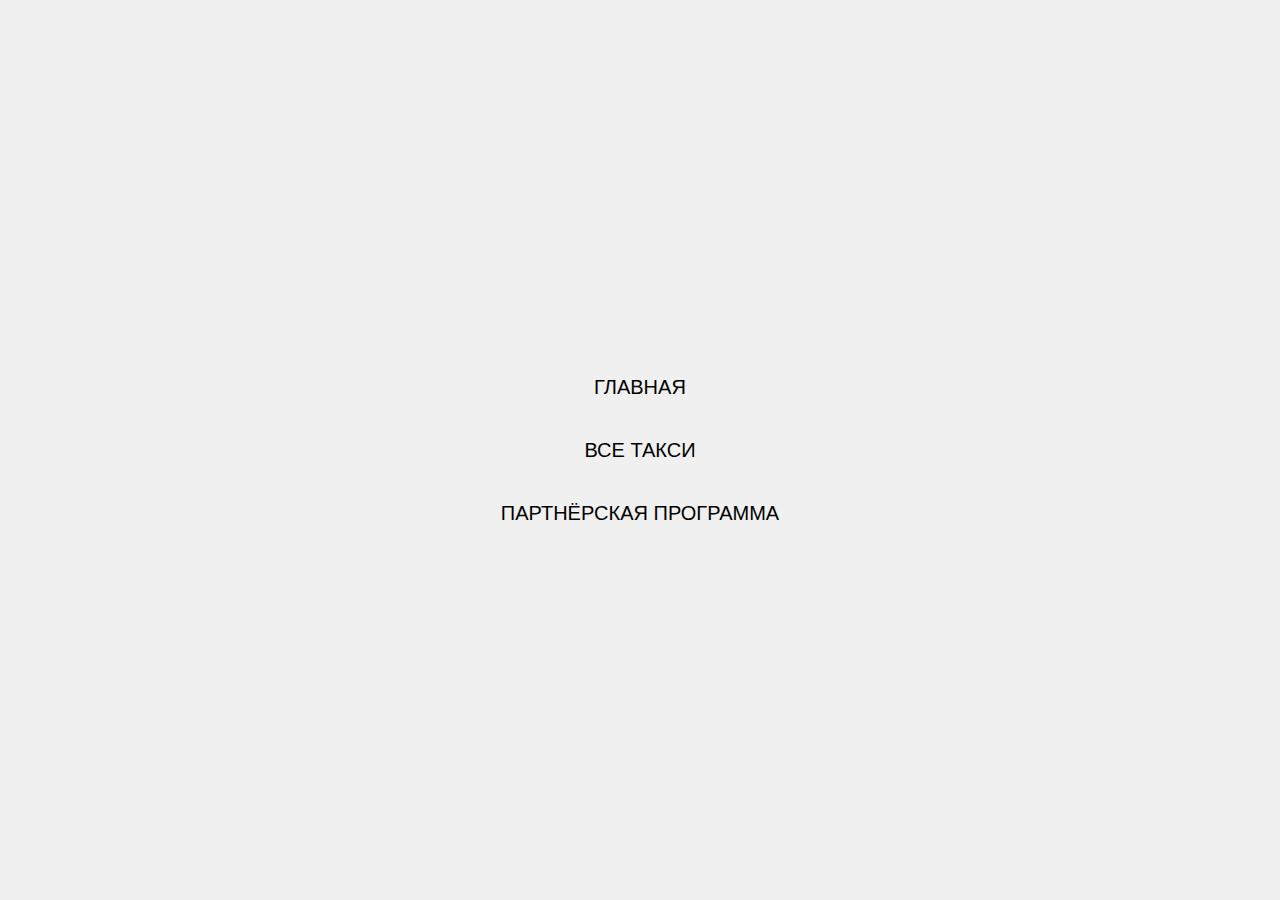
<file: index.html>
<!DOCTYPE html><html lang="ru"><head><meta charset="UTF-8"><meta http-equiv="X-UA-Compatible" content="IE=edge"><meta name="viewport" content="width=device-width,initial-scale=1"><title>Document</title></head><style>html,
    body {
      width: 100vw;
      height: 100vh;
      padding: 0;
      margin: 0;

      font-family: -apple-system, BlinkMacSystemFont, 'Segoe UI', Roboto,
        Helvetica, Arial, sans-serif, 'Apple Color Emoji', 'Segoe UI Emoji',
        'Segoe UI Symbol';
    }

    body {
      background: #f0f0f0;
    }

    .grid {
      width: 100vw;
      height: 100vh;

      display: grid;
      justify-content: center;
      align-content: center;

      text-align: center;
    }

    .grid div {
      padding: 20px 0;
    }

    a {
      padding: 0 10px;

      font-size: 20px;
      text-transform: uppercase;
      text-decoration: none;
      color: #000000;

      position: relative;
    }

    a::after {
      content: '';

      width: 100%;
      height: 2px;

      display: block;

      position: absolute;
      left: 0;
      bottom: -4px;
      z-index: 1;

      background-color: #000000;

      opacity: 0;
      visibility: hidden;

      transition: all 0.2s linear;
    }

    a:hover::after {
      bottom: -2px;
      opacity: 1;
      visibility: visible;
    }</style><body><div class="grid"><div><a href="./main.html">Главная</a></div><div><a href="./all-taxi.html">Все такси</a></div><div><a href="./partnership.html">Партнёрская программа</a></div></div></body></html>
</file>
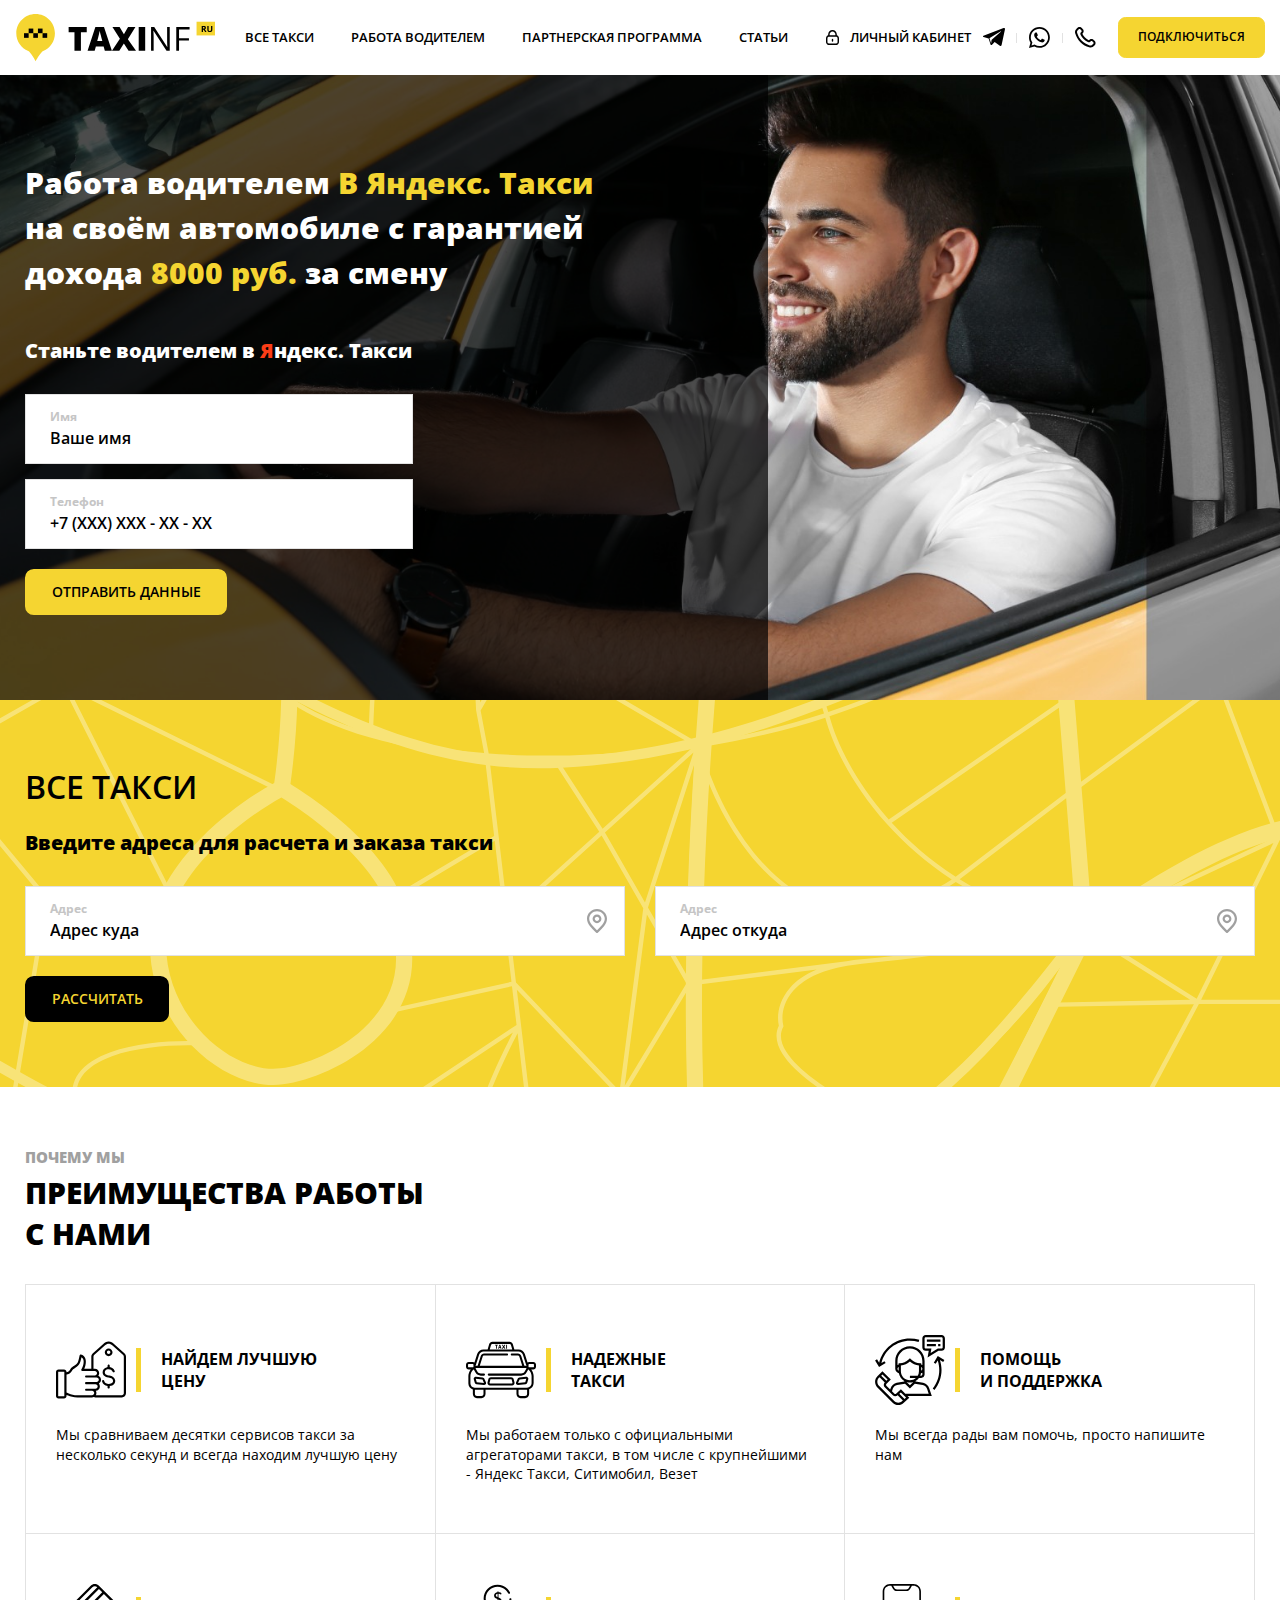
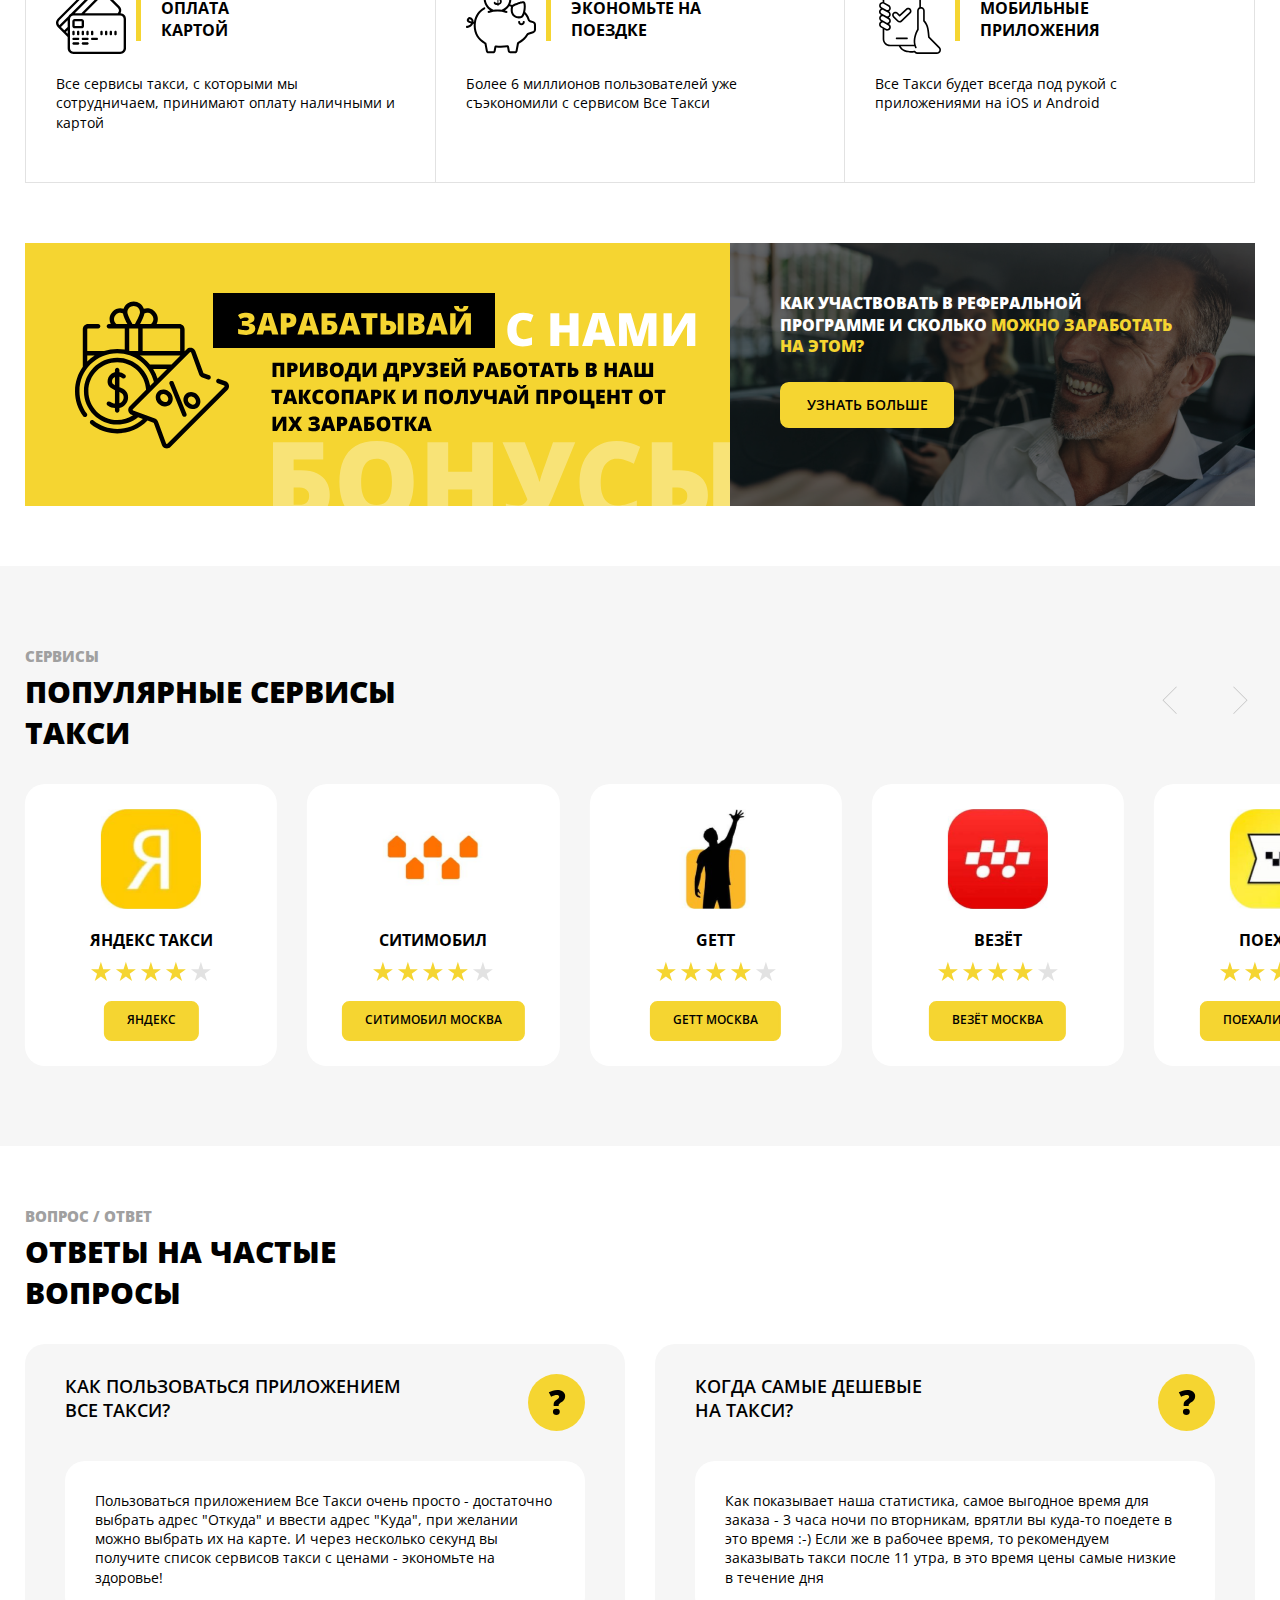
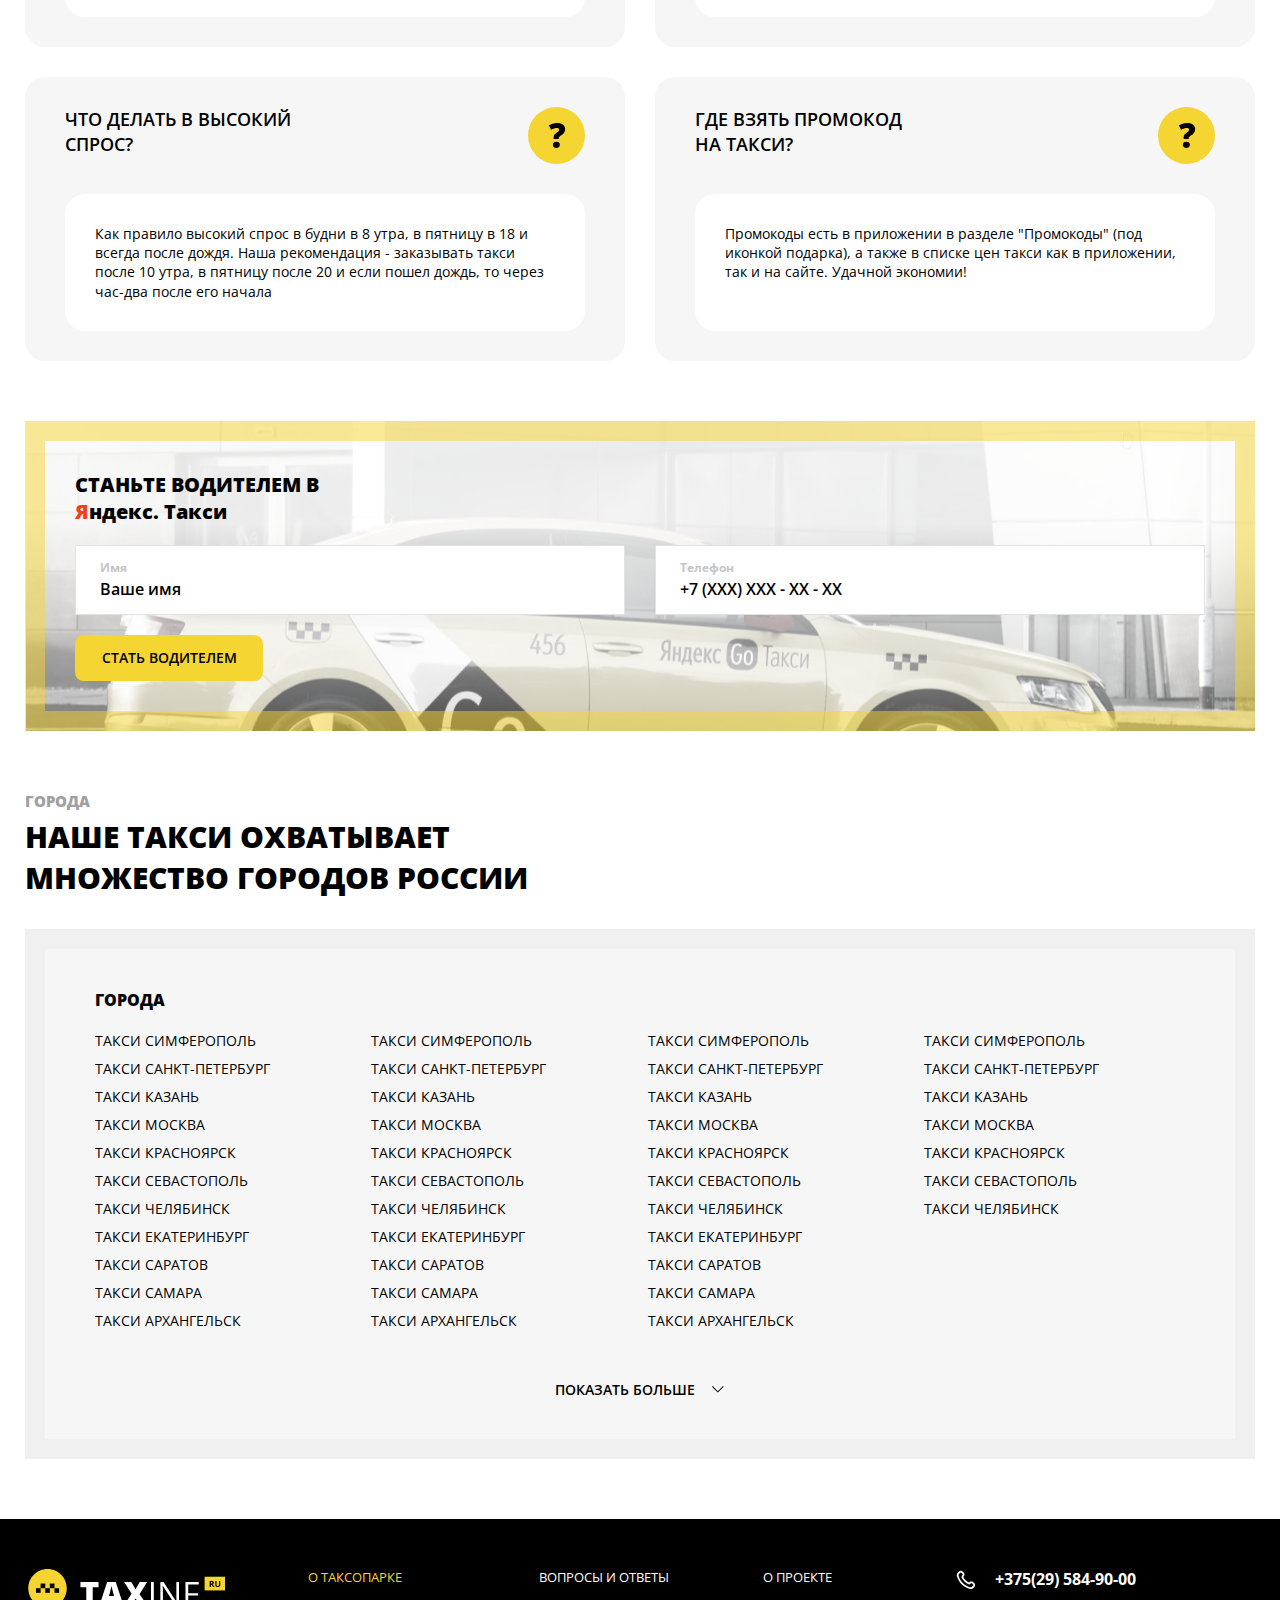
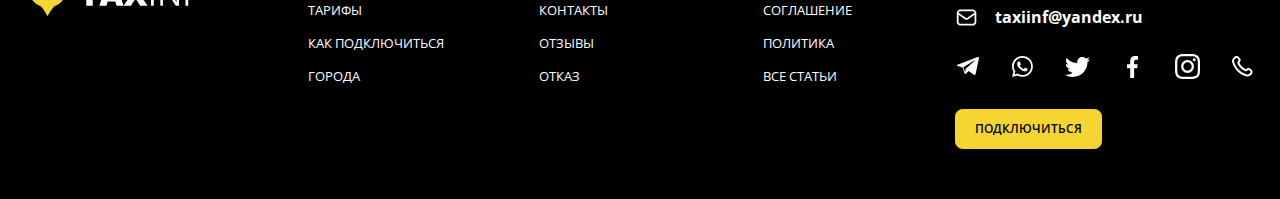
<file: all-taxi.html>
<!DOCTYPE html><html lang="ru"><head><meta charset="UTF-8"><meta http-equiv="x-ua-compatible" content="ie=edge"><meta name="viewport" content="width=device-width,initial-scale=1,shrink-to-fit=no"><meta name="robots" content="index, follow"><meta name="google" content="notranslate"><meta name="format-detection" content="telephone=no"><meta name="description" content=""><title>Все такси</title><link rel="stylesheet" href="plugins/swiper/swiper-bundle.min.css"><link rel="stylesheet" href="css/style.min.css"></head><body><div class="wrapper"><header class="header"><div class="header__wrapper"><div class="header__container"><div class="header__logo logo-header"><a class="logo-header__link" href="#" data-anchor="main"><picture class="logo-header__image image"><source srcset="images/logo/logo.svg" media="(min-width: 768px)"><img src="images/logo/logo-mobile.svg" alt="Logo"></picture></a></div><div class="header__menu menu-header"><div class="menu-header__head"><span class="menu-header__label">Menu</span> <button class="menu-header__close" data-menu-close type="button"></button></div><div class="menu-header__body"><nav class="header__navigation navigation"><ul class="navigation__items"><li class="navigation__item"><a class="navigation__link" href="#">Все такси</a></li><li class="navigation__item"><a class="navigation__link" href="#">Работа водителем</a></li><li class="navigation__item"><a class="navigation__link" href="#">Партнерская программа</a></li><li class="navigation__item"><a class="navigation__link" href="#">Статьи</a></li><li class="navigation__item"><a class="navigation__link" href="#"><svg><use href="images/sprite.svg#lock" xlink:href="images/sprite.svg#lock"></use></svg> Личный кабинет</a></li></ul></nav></div></div><div class="header__socials socials"><ul class="socials__items"><li class="socials__item"><a class="socials__link" href="#" target="_blank"><svg class="socials__icon"><use href="images/sprite.svg#telegram" xlink:href="images/sprite.svg#telegram"></use></svg></a></li><li class="socials__item"><a class="socials__link" href="#" target="_blank"><svg class="socials__icon"><use href="images/sprite.svg#whatsapp" xlink:href="images/sprite.svg#whatsapp"></use></svg></a></li><li class="socials__item"><a class="socials__link" href="#" target="_blank"><svg class="socials__icon"><use href="images/sprite.svg#phone" xlink:href="images/sprite.svg#phone"></use></svg></a></li></ul></div><button class="header__action button button_md" type="button" data-modal-show="feedback">Подключиться</button> <button class="header__menu-button" data-menu-close type="button"></button></div></div></header><main class="content"><div class="all-taxi"><section class="all-taxi__main main" data-observe="main"><div class="main__container"><div class="main__info"><h1 class="main__title">Работа водителем <span><span>В Яндекс.</span> Такси</span><br>на своём автомобиле с гарантией<br>дохода <span>8000 руб.</span> за смену</h1><form class="main__form form-main form"><span class="form-main__title">Станьте водителем в <span><span>Я</span>ндекс. Такси</span> </span><label class="form__group"><span class="form__name">Имя</span> <input class="form__input" type="text" placeholder="Ваше имя"><div class="form__line"></div></label> <label class="form__group"><span class="form__name">Телефон</span> <input class="form__input" type="tel" data-mask="tel" placeholder="+7 (XXX) XXX - XX - XX"><div class="form__line"></div></label> <button class="form__submit button" type="submit">Отправить данные</button></form></div></div></section><section class="all-taxi__addresses addresses"><div class="container"><h1 class="addresses__title">Все Такси</h1><span class="addresses__subtitle">Введите адреса для расчета и заказа такси</span><form class="addresses__form form"><div class="addreses__row"><label class="form__group form__group_geo"><span class="form__name">Адрес</span> <input class="form__input" type="text" placeholder="Адрес куда"><div class="form__line form__line_dark"></div></label> <label class="form__group form__group_geo"><span class="form__name">Адрес</span> <input class="form__input" type="text" placeholder="Адрес откуда"><div class="form__line form__line_dark"></div></label></div><button class="form__submit button button_dark" type="submit">Рассчитать</button></form></div></section><section class="all-taxi__features features"><div class="container"><h1 class="features__title features__title_mb title"><span>Почему мы</span> ПРЕИМУЩЕСТВА РАБОТЫ<br>С НАМИ</h1><div class="features__table table-features"><div class="table-features__grid"><div class="table-features__item"><div class="table-features__head"><div class="table-features__icon image"><img src="images/feature/table/icon_01.svg" alt="icon"></div><span class="table-features__label">Найдем лучшую<br>цену</span></div><p class="table-features__text">Мы сравниваем десятки сервисов такси за несколько секунд и всегда находим лучшую цену</p></div><div class="table-features__item"><div class="table-features__head"><div class="table-features__icon image"><img src="images/feature/table/icon_02.svg" alt="icon"></div><span class="table-features__label">Надежные<br>такси</span></div><p class="table-features__text">Мы работаем только с официальными агрегаторами такси, в том числе с крупнейшими - Яндекс Такси, Ситимобил, Везет</p></div><div class="table-features__item"><div class="table-features__head"><div class="table-features__icon image"><img src="images/feature/table/icon_03.svg" alt="icon"></div><span class="table-features__label">Помощь<br>и поддержка</span></div><p class="table-features__text">Мы всегда рады вам помочь, просто напишите нам</p></div><div class="table-features__item"><div class="table-features__head"><div class="table-features__icon image"><img src="images/feature/table/icon_04.svg" alt="icon"></div><span class="table-features__label">Оплата<br>картой</span></div><p class="table-features__text">Все сервисы такси, с которыми мы сотрудничаем, принимают оплату наличными и картой</p></div><div class="table-features__item"><div class="table-features__head"><div class="table-features__icon image"><img src="images/feature/table/icon_05.svg" alt="icon"></div><span class="table-features__label">Экономьте на<br>поездке</span></div><p class="table-features__text">Более 6 миллионов пользователей уже съэкономили с сервисом Все Такси</p></div><div class="table-features__item"><div class="table-features__head"><div class="table-features__icon image"><img src="images/feature/table/icon_06.svg" alt="icon"></div><span class="table-features__label">Mобильные<br>приложения</span></div><p class="table-features__text">Все Такси будет всегда под рукой с приложениями на iOS и Android</p></div></div></div></div></section><section class="all-taxi__bonuses bonuses"><div class="container"><div class="bonuses__flex"><div class="bonuses__left"><div class="bonuses__svg-text image"><img src="images/bonuses/text.svg" alt="Text"></div></div><div class="bonuses__right"><p class="bonuses__info">как участвовать в реферальной программе и сколько <span>можно заработать на этом?</span></p><button class="bonuses__button button" type="button">Узнать больше</button></div></div></div></section><section class="all-taxi__services services"><div class="container"><div class="services__header"><h1 class="services__title title"><span>Сервисы</span> Популярные сервисы<br>такси</h1><div class="services__slider-controls slider-controls"><button class="slider-controls__button-prev" type="button"><svg><use href="images/sprite.svg#arrow-prev" xlink:href="images/sprite.svg#arrow-prev"></use></svg></button> <button class="slider-controls__button-next" type="button"><svg><use href="images/sprite.svg#arrow-next" xlink:href="images/sprite.svg#arrow-next"></use></svg></button></div></div></div><div class="services__slider"><div class="swiper"><div class="swiper-wrapper"><div class="swiper-slide"><div class="services__item"><div class="services__logo image"><img src="images/services/logo_01.png" alt="Logo"></div><span class="services__label">яндекс такси</span><div class="services__grade image"><img src="images/services/grade.svg" alt="grade"></div><a class="services__link button" href="#">Яндекс</a></div></div><div class="swiper-slide"><div class="services__item"><div class="services__logo image"><img src="images/services/logo_02.png" alt="Logo"></div><span class="services__label">Ситимобил</span><div class="services__grade image"><img src="images/services/grade.svg" alt="grade"></div><a class="services__link button" href="#">Ситимобил москва</a></div></div><div class="swiper-slide"><div class="services__item"><div class="services__logo image"><img src="images/services/logo_03.png" alt="Logo"></div><span class="services__label">Gett</span><div class="services__grade image"><img src="images/services/grade.svg" alt="grade"></div><a class="services__link button" href="#">Gett москва</a></div></div><div class="swiper-slide"><div class="services__item"><div class="services__logo image"><img src="images/services/logo_04.png" alt="Logo"></div><span class="services__label">Везёт</span><div class="services__grade image"><img src="images/services/grade.svg" alt="grade"></div><a class="services__link button" href="#">Везёт москва</a></div></div><div class="swiper-slide"><div class="services__item"><div class="services__logo image"><img src="images/services/logo_05.png" alt="Logo"></div><span class="services__label">Поехали</span><div class="services__grade image"><img src="images/services/grade.svg" alt="grade"></div><a class="services__link button" href="#">Поехали москва</a></div></div><div class="swiper-slide"><div class="services__item"><div class="services__logo image"><img src="images/services/logo_06.png" alt="Logo"></div><span class="services__label">Максим</span><div class="services__grade image"><img src="images/services/grade.svg" alt="grade"></div><a class="services__link button" href="#">Максим москва</a></div></div><div class="swiper-slide"><div class="services__item"><div class="services__logo image"><img src="images/services/logo_07.png" alt="Logo"></div><span class="services__label">Uber</span><div class="services__grade image"><img src="images/services/grade.svg" alt="grade"></div><a class="services__link button" href="#">Uber москва</a></div></div></div></div></div></section><section class="all-taxi__answers answers" data-observe="answers"><div class="container"><h1 class="answers__title title"><span>Вопрос / ответ</span> Ответы на частые<br>вопросы</h1><div class="answers__items items-answers"><div class="items-answers__grid"><div class="items-answers__item"><span class="items-answers__label">Как пользоваться приложением<br>Все Такси?</span><p class="items-answers__text">Пользоваться приложением Все Такси очень просто - достаточно выбрать адрес "Откуда" и ввести адрес "Куда", при желании можно выбрать их на карте. И через несколько секунд вы получите список сервисов такси с ценами - экономьте на здоровье!</p></div><div class="items-answers__item"><span class="items-answers__label">Когда самые дешевые<br>на такси?</span><p class="items-answers__text">Как показывает наша статистика, самое выгодное время для заказа - 3 часа ночи по вторникам, врятли вы куда-то поедете в это время :-) Если же в рабочее время, то рекомендуем заказывать такси после 11 утра, в это время цены самые низкие в течение дня</p></div><div class="items-answers__item"><span class="items-answers__label">Что делать в высокий<br>спрос?</span><p class="items-answers__text">Как правило высокий спрос в будни в 8 утра, в пятницу в 18 и всегда после дождя. Наша рекомендация - заказывать такси после 10 утра, в пятницу после 20 и если пошел дождь, то через час-два после его начала</p></div><div class="items-answers__item"><span class="items-answers__label">Где взять промокод<br>на такси?</span><p class="items-answers__text">Промокоды есть в приложении в разделе "Промокоды" (под иконкой подарка), а также в списке цен такси как в приложении, так и на сайте. Удачной экономии!</p></div></div></div></div></section><section class="all-taxi__become-driver become-driver"><div class="container"><div class="become-driver__container"><h3 class="become-driver__title">Станьте водителем в<br><span><span>Я</span>ндекс. Такси</span></h3><form class="become-driver__form form"><div class="become-driver__row"><label class="form__group"><span class="form__name">Имя</span> <input class="form__input" type="text" placeholder="Ваше имя"><div class="form__line"></div></label> <label class="form__group"><span class="form__name">Телефон</span> <input class="form__input" type="tel" data-mask="tel" placeholder="+7 (XXX) XXX - XX - XX"><div class="form__line"></div></label></div><button class="form__submit button" type="submit">Стать водителем</button></form></div></div></section><section class="all-taxi__cities cities"><div class="container"><h1 class="cities__title title"><span>ГОРОДА</span> Наше такси охватывает<br>множество городов россии</h1><div class="cities__list"><div class="cities__item"><span class="cities__label">ГОРОДА</span><div class="cities__row"><div class="cities__col"><a class="cities__link" href="#">Такси Симферополь</a> <a class="cities__link" href="#">Такси Санкт-Петербург</a> <a class="cities__link" href="#">Такси Казань</a> <a class="cities__link" href="#">Такси Москва</a> <a class="cities__link" href="#">Такси Красноярск</a> <a class="cities__link" href="#">Такси Севастополь</a> <a class="cities__link" href="#">Такси Челябинск</a> <a class="cities__link" href="#">Такси Екатеринбург</a> <a class="cities__link" href="#">Такси Саратов</a> <a class="cities__link" href="#">Такси Самара</a> <a class="cities__link" href="#">Такси Архангельск</a></div><div class="cities__col"><a class="cities__link" href="#">Такси Симферополь</a> <a class="cities__link" href="#">Такси Санкт-Петербург</a> <a class="cities__link" href="#">Такси Казань</a> <a class="cities__link" href="#">Такси Москва</a> <a class="cities__link" href="#">Такси Красноярск</a> <a class="cities__link" href="#">Такси Севастополь</a> <a class="cities__link" href="#">Такси Челябинск</a> <a class="cities__link" href="#">Такси Екатеринбург</a> <a class="cities__link" href="#">Такси Саратов</a> <a class="cities__link" href="#">Такси Самара</a> <a class="cities__link" href="#">Такси Архангельск</a></div><div class="cities__col"><a class="cities__link" href="#">Такси Симферополь</a> <a class="cities__link" href="#">Такси Санкт-Петербург</a> <a class="cities__link" href="#">Такси Казань</a> <a class="cities__link" href="#">Такси Москва</a> <a class="cities__link" href="#">Такси Красноярск</a> <a class="cities__link" href="#">Такси Севастополь</a> <a class="cities__link" href="#">Такси Челябинск</a> <a class="cities__link" href="#">Такси Екатеринбург</a> <a class="cities__link" href="#">Такси Саратов</a> <a class="cities__link" href="#">Такси Самара</a> <a class="cities__link" href="#">Такси Архангельск</a></div><div class="cities__col"><a class="cities__link" href="#">Такси Симферополь</a> <a class="cities__link" href="#">Такси Санкт-Петербург</a> <a class="cities__link" href="#">Такси Казань</a> <a class="cities__link" href="#">Такси Москва</a> <a class="cities__link" href="#">Такси Красноярск</a> <a class="cities__link" href="#">Такси Севастополь</a> <a class="cities__link" href="#">Такси Челябинск</a></div></div></div><div class="cities__more-items"><div class="cities__item"><span class="cities__label">ГОРОДА</span><div class="cities__row"><div class="cities__col"><a class="cities__link" href="#">Такси Симферополь</a> <a class="cities__link" href="#">Такси Санкт-Петербург</a> <a class="cities__link" href="#">Такси Казань</a> <a class="cities__link" href="#">Такси Москва</a> <a class="cities__link" href="#">Такси Красноярск</a> <a class="cities__link" href="#">Такси Севастополь</a> <a class="cities__link" href="#">Такси Челябинск</a> <a class="cities__link" href="#">Такси Екатеринбург</a> <a class="cities__link" href="#">Такси Саратов</a> <a class="cities__link" href="#">Такси Самара</a> <a class="cities__link" href="#">Такси Архангельск</a></div><div class="cities__col"><a class="cities__link" href="#">Такси Симферополь</a> <a class="cities__link" href="#">Такси Санкт-Петербург</a> <a class="cities__link" href="#">Такси Казань</a> <a class="cities__link" href="#">Такси Москва</a> <a class="cities__link" href="#">Такси Красноярск</a> <a class="cities__link" href="#">Такси Севастополь</a> <a class="cities__link" href="#">Такси Челябинск</a> <a class="cities__link" href="#">Такси Екатеринбург</a> <a class="cities__link" href="#">Такси Саратов</a> <a class="cities__link" href="#">Такси Самара</a> <a class="cities__link" href="#">Такси Архангельск</a></div><div class="cities__col"><a class="cities__link" href="#">Такси Симферополь</a> <a class="cities__link" href="#">Такси Санкт-Петербург</a> <a class="cities__link" href="#">Такси Казань</a> <a class="cities__link" href="#">Такси Москва</a> <a class="cities__link" href="#">Такси Красноярск</a> <a class="cities__link" href="#">Такси Севастополь</a> <a class="cities__link" href="#">Такси Челябинск</a> <a class="cities__link" href="#">Такси Екатеринбург</a> <a class="cities__link" href="#">Такси Саратов</a> <a class="cities__link" href="#">Такси Самара</a> <a class="cities__link" href="#">Такси Архангельск</a></div><div class="cities__col"><a class="cities__link" href="#">Такси Симферополь</a> <a class="cities__link" href="#">Такси Санкт-Петербург</a> <a class="cities__link" href="#">Такси Казань</a> <a class="cities__link" href="#">Такси Москва</a> <a class="cities__link" href="#">Такси Красноярск</a> <a class="cities__link" href="#">Такси Севастополь</a> <a class="cities__link" href="#">Такси Челябинск</a></div></div></div><div class="cities__item"><span class="cities__label">ГОРОДА</span><div class="cities__row"><div class="cities__col"><a class="cities__link" href="#">Такси Симферополь</a> <a class="cities__link" href="#">Такси Санкт-Петербург</a> <a class="cities__link" href="#">Такси Казань</a> <a class="cities__link" href="#">Такси Москва</a> <a class="cities__link" href="#">Такси Красноярск</a> <a class="cities__link" href="#">Такси Севастополь</a> <a class="cities__link" href="#">Такси Челябинск</a> <a class="cities__link" href="#">Такси Екатеринбург</a> <a class="cities__link" href="#">Такси Саратов</a> <a class="cities__link" href="#">Такси Самара</a> <a class="cities__link" href="#">Такси Архангельск</a></div><div class="cities__col"><a class="cities__link" href="#">Такси Симферополь</a> <a class="cities__link" href="#">Такси Санкт-Петербург</a> <a class="cities__link" href="#">Такси Казань</a> <a class="cities__link" href="#">Такси Москва</a> <a class="cities__link" href="#">Такси Красноярск</a> <a class="cities__link" href="#">Такси Севастополь</a> <a class="cities__link" href="#">Такси Челябинск</a> <a class="cities__link" href="#">Такси Екатеринбург</a> <a class="cities__link" href="#">Такси Саратов</a> <a class="cities__link" href="#">Такси Самара</a> <a class="cities__link" href="#">Такси Архангельск</a></div><div class="cities__col"><a class="cities__link" href="#">Такси Симферополь</a> <a class="cities__link" href="#">Такси Санкт-Петербург</a> <a class="cities__link" href="#">Такси Казань</a> <a class="cities__link" href="#">Такси Москва</a> <a class="cities__link" href="#">Такси Красноярск</a> <a class="cities__link" href="#">Такси Севастополь</a> <a class="cities__link" href="#">Такси Челябинск</a> <a class="cities__link" href="#">Такси Екатеринбург</a> <a class="cities__link" href="#">Такси Саратов</a> <a class="cities__link" href="#">Такси Самара</a> <a class="cities__link" href="#">Такси Архангельск</a></div><div class="cities__col"><a class="cities__link" href="#">Такси Симферополь</a> <a class="cities__link" href="#">Такси Санкт-Петербург</a> <a class="cities__link" href="#">Такси Казань</a> <a class="cities__link" href="#">Такси Москва</a> <a class="cities__link" href="#">Такси Красноярск</a> <a class="cities__link" href="#">Такси Севастополь</a> <a class="cities__link" href="#">Такси Челябинск</a></div></div></div><div class="cities__item"><span class="cities__label">ГОРОДА</span><div class="cities__row"><div class="cities__col"><a class="cities__link" href="#">Такси Симферополь</a> <a class="cities__link" href="#">Такси Санкт-Петербург</a> <a class="cities__link" href="#">Такси Казань</a> <a class="cities__link" href="#">Такси Москва</a> <a class="cities__link" href="#">Такси Красноярск</a> <a class="cities__link" href="#">Такси Севастополь</a> <a class="cities__link" href="#">Такси Челябинск</a> <a class="cities__link" href="#">Такси Екатеринбург</a> <a class="cities__link" href="#">Такси Саратов</a> <a class="cities__link" href="#">Такси Самара</a> <a class="cities__link" href="#">Такси Архангельск</a></div><div class="cities__col"><a class="cities__link" href="#">Такси Симферополь</a> <a class="cities__link" href="#">Такси Санкт-Петербург</a> <a class="cities__link" href="#">Такси Казань</a> <a class="cities__link" href="#">Такси Москва</a> <a class="cities__link" href="#">Такси Красноярск</a> <a class="cities__link" href="#">Такси Севастополь</a> <a class="cities__link" href="#">Такси Челябинск</a> <a class="cities__link" href="#">Такси Екатеринбург</a> <a class="cities__link" href="#">Такси Саратов</a> <a class="cities__link" href="#">Такси Самара</a> <a class="cities__link" href="#">Такси Архангельск</a></div><div class="cities__col"><a class="cities__link" href="#">Такси Симферополь</a> <a class="cities__link" href="#">Такси Санкт-Петербург</a> <a class="cities__link" href="#">Такси Казань</a> <a class="cities__link" href="#">Такси Москва</a> <a class="cities__link" href="#">Такси Красноярск</a> <a class="cities__link" href="#">Такси Севастополь</a> <a class="cities__link" href="#">Такси Челябинск</a> <a class="cities__link" href="#">Такси Екатеринбург</a> <a class="cities__link" href="#">Такси Саратов</a> <a class="cities__link" href="#">Такси Самара</a> <a class="cities__link" href="#">Такси Архангельск</a></div><div class="cities__col"><a class="cities__link" href="#">Такси Симферополь</a> <a class="cities__link" href="#">Такси Санкт-Петербург</a> <a class="cities__link" href="#">Такси Казань</a> <a class="cities__link" href="#">Такси Москва</a> <a class="cities__link" href="#">Такси Красноярск</a> <a class="cities__link" href="#">Такси Севастополь</a> <a class="cities__link" href="#">Такси Челябинск</a></div></div></div></div><button class="cities__show-more"><span>Показать больше</span> <svg><use href="images/sprite.svg#arrow-down" xlink:href="images/sprite.svg#arrow-down"></use></svg></button></div></div></section></div></main><footer class="footer"><div class="container"><div class="footer__container"><div class="logo-footer"><a class="logo-footer__link" href="#" data-anchor="main"><picture class="logo-footer__image image"><source srcset="images/logo/logo-footer.svg" media="(min-width: 768px)"><img src="images/logo/logo-mobile.svg" alt="Logo"></picture></a></div><div class="navigation-footer"><ul class="navigation-footer__row"><div class="navigation-footer__col"><li class="navigation-footer__item current" data-anchor="main">О таксопарке</li><li class="navigation-footer__item" data-anchor="rates">Тарифы</li><li class="navigation-footer__item" data-anchor="reg-scheme">Как подключиться</li><li class="navigation-footer__item"><a class="navigation-footer__link" href="#">Города</a></li></div><div class="navigation-footer__col"><li class="navigation-footer__item" data-anchor="answers">Вопросы и ответы</li><li class="navigation-footer__item" data-anchor="">Контакты</li><li class="navigation-footer__item" data-anchor="reviews">отзывы</li><li class="navigation-footer__item"><a class="navigation-footer__link" href="#">Отказ</a></li></div><div class="navigation-footer__col"><li class="navigation-footer__item"><a class="navigation-footer__link" href="#">О проекте</a></li><li class="navigation-footer__item"><a class="navigation-footer__link" href="#">Соглашение</a></li><li class="navigation-footer__item"><a class="navigation-footer__link" href="#">Политика</a></li><li class="navigation-footer__item"><a class="navigation-footer__link" href="#">Все статьи</a></li></div></ul></div><div class="footer__info"><div class="footer__links"><a class="footer__link" href="tel:+999999999"><svg><use href="images/sprite.svg#phone" xlink:href="images/sprite.svg#phone"></use></svg> +375(29) 584-90-00</a> <a class="footer__link" href="taxiinf@yandex.ru"><svg><use href="images/sprite.svg#mail" xlink:href="images/sprite.svg#mail"></use></svg> taxiinf@yandex.ru</a></div><div class="socials-footer"><ul class="socials-footer__items"><li class="socials-footer__item"><a class="socials-footer__link" href="#" target="_blank"><svg><use href="images/sprite.svg#telegram" xlink:href="images/sprite.svg#telegram"></use></svg></a></li><li class="socials-footer__item"><a class="socials-footer__link" href="#" target="_blank"><svg><use href="images/sprite.svg#whatsapp" xlink:href="images/sprite.svg#whatsapp"></use></svg></a></li><li class="socials-footer__item"><a class="socials-footer__link" href="#" target="_blank"><svg><use href="images/sprite.svg#twitter" xlink:href="images/sprite.svg#twitter"></use></svg></a></li><li class="socials-footer__item"><a class="socials-footer__link" href="#" target="_blank"><svg><use href="images/sprite.svg#facebook" xlink:href="images/sprite.svg#facebook"></use></svg></a></li><li class="socials-footer__item"><a class="socials-footer__link" href="#" target="_blank"><svg><use href="images/sprite.svg#instagram" xlink:href="images/sprite.svg#instagram"></use></svg></a></li><li class="socials-footer__item"><a class="socials-footer__link" href="#" target="_blank"><svg><use href="images/sprite.svg#phone" xlink:href="images/sprite.svg#phone"></use></svg></a></li></ul></div><button class="footer__action button button_md" data-modal-show="feedback">подключиться</button></div></div></div></footer></div><div class="modal" data-modal="feedback"><div class="modal__wrapper"><div class="modal__body"><div class="modal__button-close" data-modal-close><svg><use href="images/sprite.svg#modal-close" xlink:href="images/sprite.svg#modal-close"></use></svg></div><div class="modal__title title"><span>Обратная связь</span> Станьте водителемв<br><div class="title__yandex"><strong>Я</strong>ндекс. Такси</div></div><form class="modal__form form"><label class="form__group"><span class="form__name">Имя</span> <input class="form__input" type="text" placeholder="Ваше имя"><div class="form__line"></div></label> <label class="form__group"><span class="form__name">Телефон</span> <input class="form__input" type="tel" data-mask="tel" placeholder="+7 (XXX) XXX - XX - XX"><div class="form__line"></div></label> <button class="form__submit button" type="submit">Отправить данные</button></form></div></div></div><script src="plugins/swiper/swiper-bundle.min.js"></script><script src="plugins/inputmask/inputmask.min.js"></script><script src="js/main.js"></script></body></html>
</file>
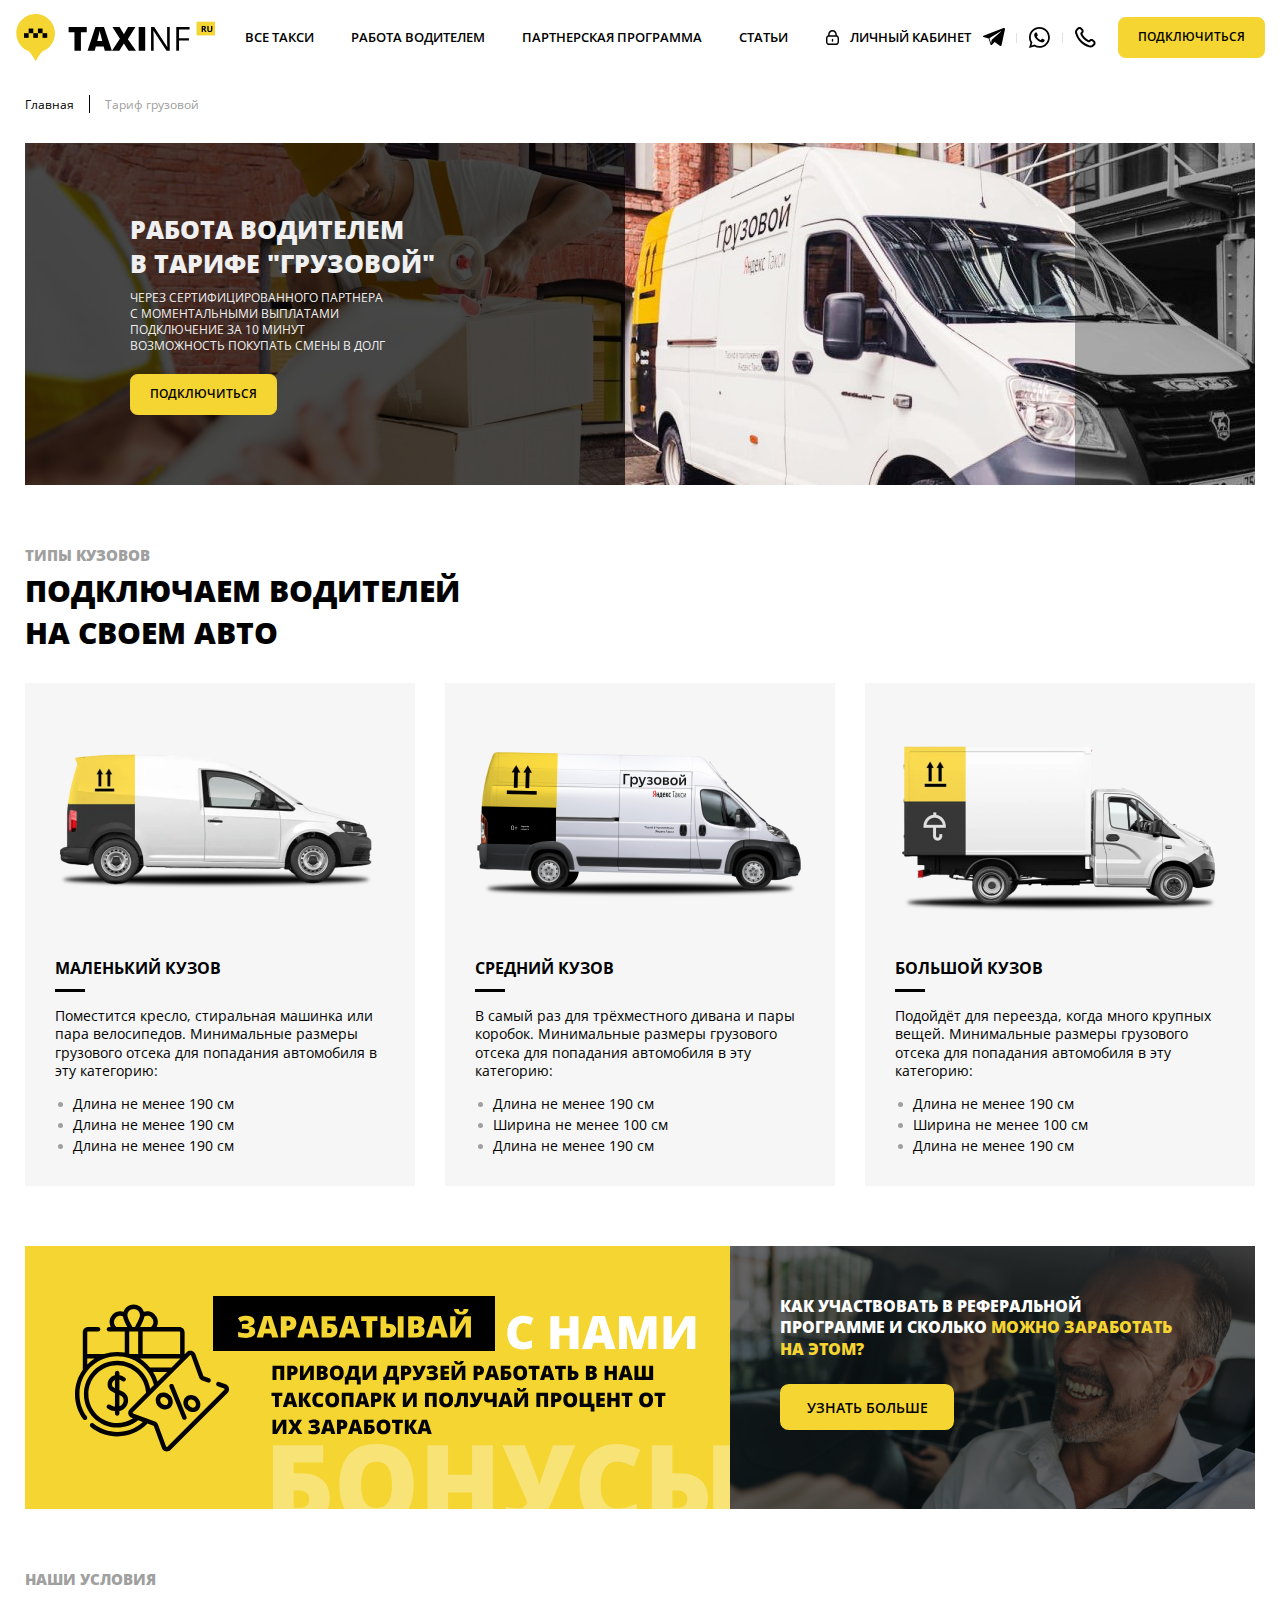
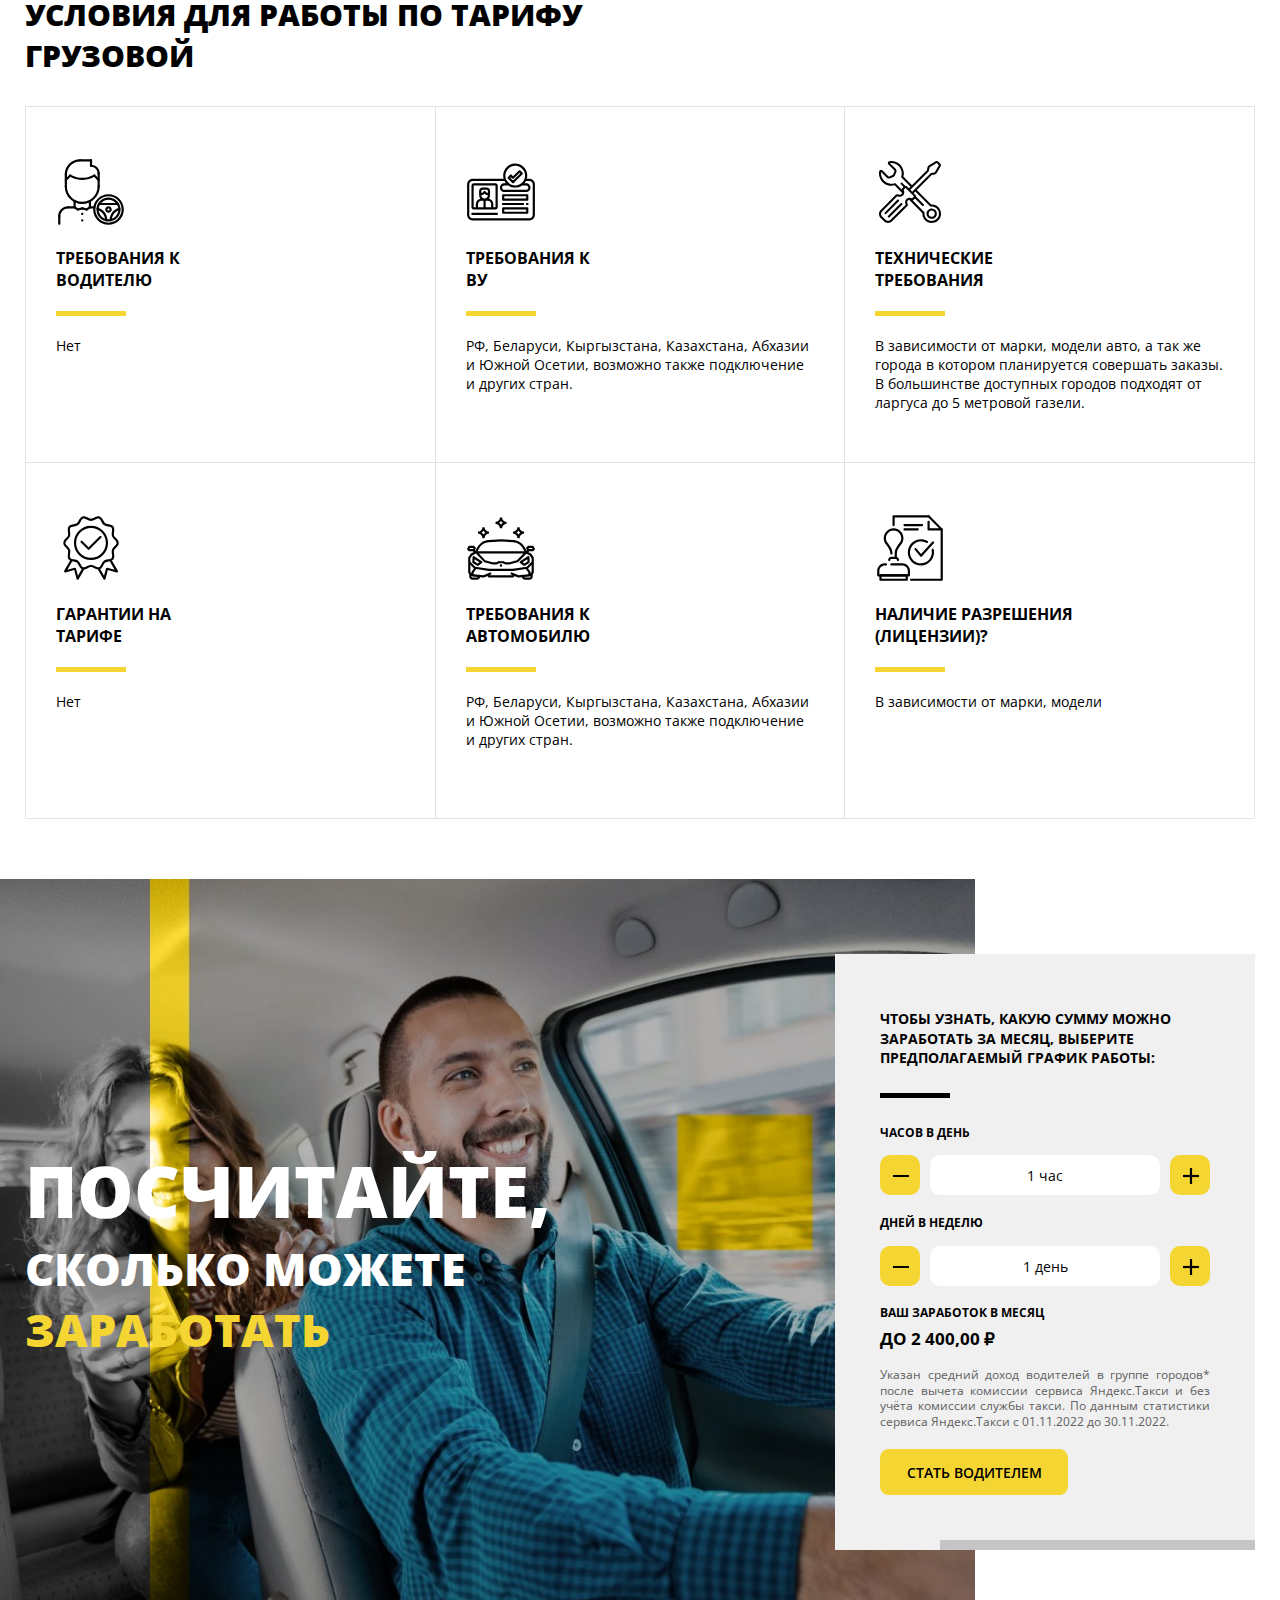
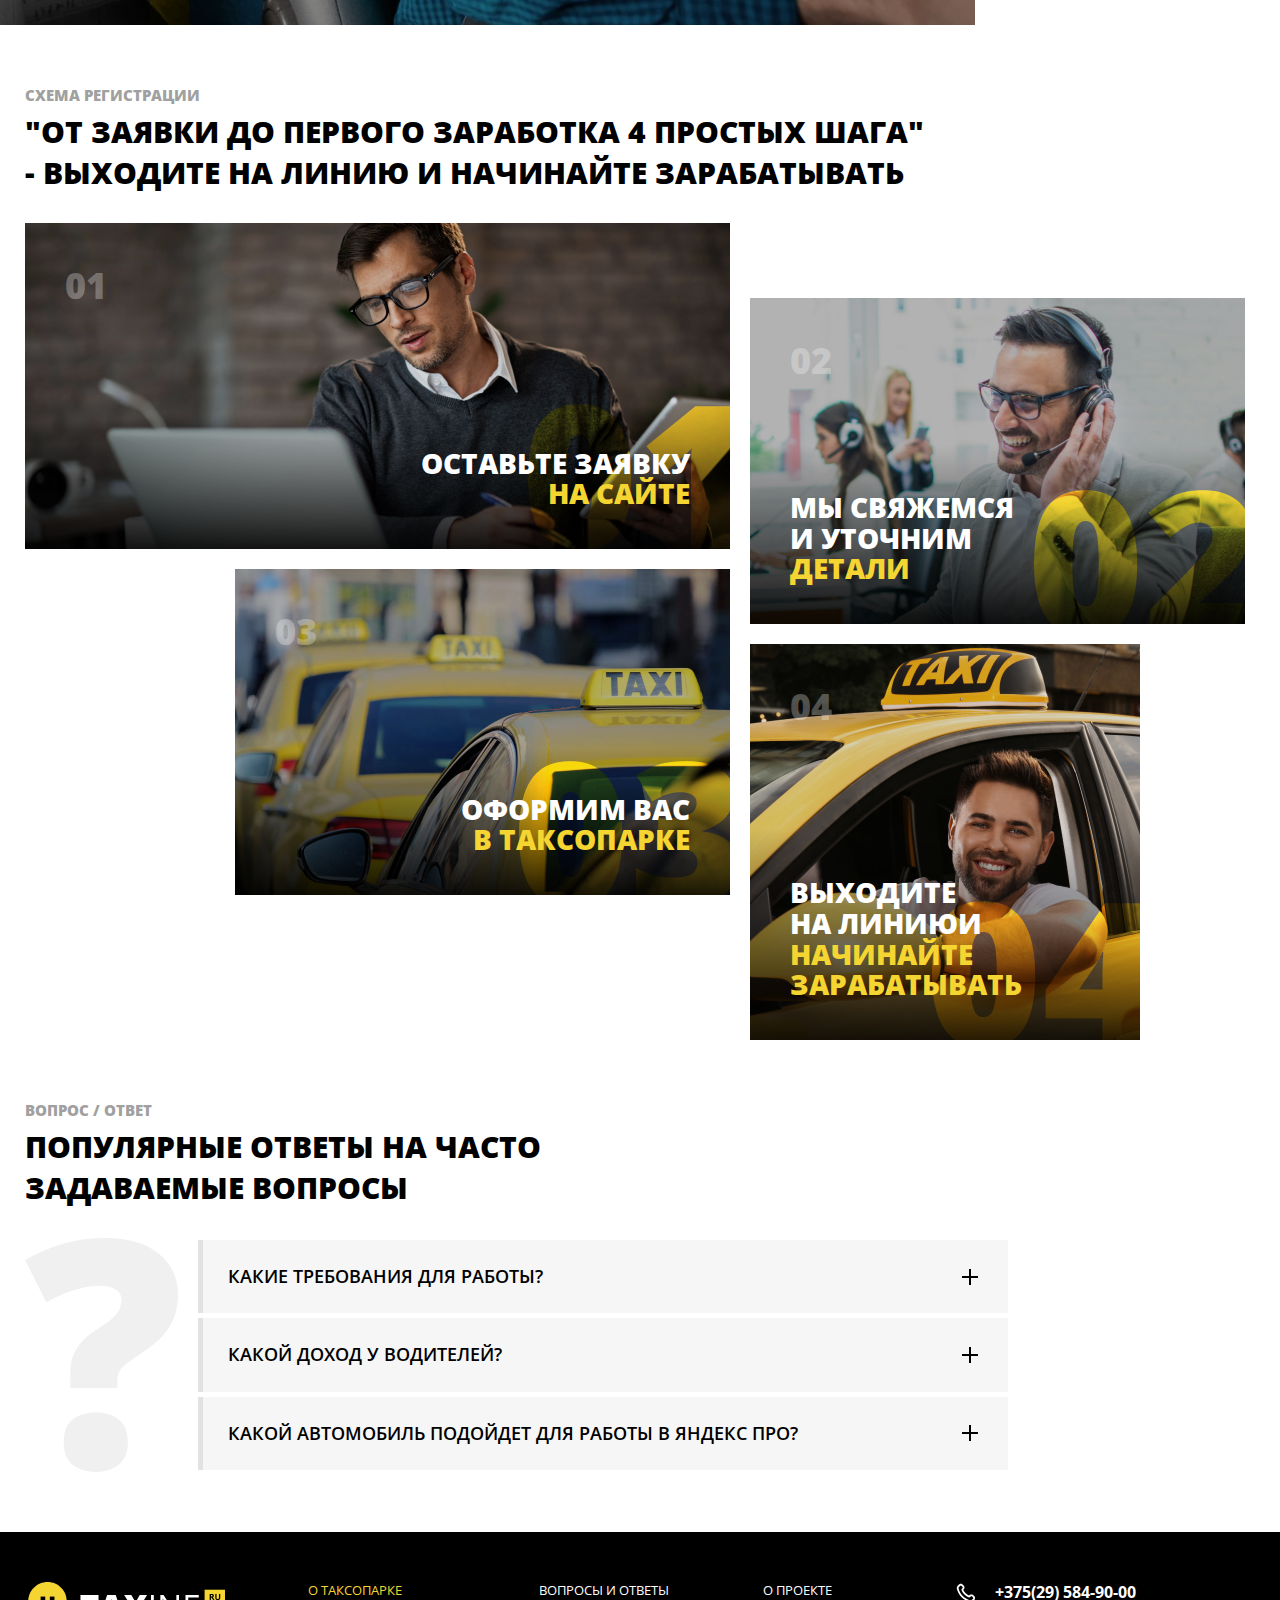
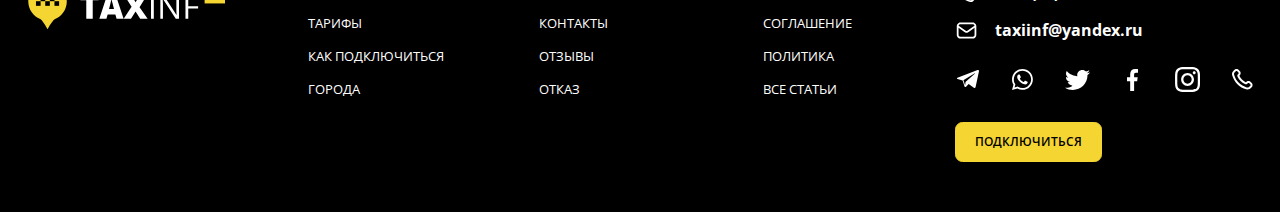
<file: cargo.html>
<!DOCTYPE html><html lang="ru"><head><meta charset="UTF-8"><meta http-equiv="x-ua-compatible" content="ie=edge"><meta name="viewport" content="width=device-width,initial-scale=1,shrink-to-fit=no"><meta name="robots" content="index, follow"><meta name="google" content="notranslate"><meta name="format-detection" content="telephone=no"><meta name="description" content=""><title>Тариф Грузовой</title><link rel="stylesheet" href="plugins/swiper/swiper-bundle.min.css"><link rel="stylesheet" href="css/style.min.css"></head><body><div class="wrapper"><header class="header"><div class="header__wrapper"><div class="header__container"><div class="header__logo logo-header"><a class="logo-header__link" href="#" data-anchor="main"><picture class="logo-header__image image"><source srcset="images/logo/logo.svg" media="(min-width: 768px)"><img src="images/logo/logo-mobile.svg" alt="Logo"></picture></a></div><div class="header__menu menu-header"><div class="menu-header__head"><span class="menu-header__label">Menu</span> <button class="menu-header__close" data-menu-close type="button"></button></div><div class="menu-header__body"><nav class="header__navigation navigation"><ul class="navigation__items"><li class="navigation__item"><a class="navigation__link" href="#">Все такси</a></li><li class="navigation__item"><a class="navigation__link" href="#">Работа водителем</a></li><li class="navigation__item"><a class="navigation__link" href="#">Партнерская программа</a></li><li class="navigation__item"><a class="navigation__link" href="#">Статьи</a></li><li class="navigation__item"><a class="navigation__link" href="#"><svg><use href="images/sprite.svg#lock" xlink:href="images/sprite.svg#lock"></use></svg> Личный кабинет</a></li></ul></nav></div></div><div class="header__socials socials"><ul class="socials__items"><li class="socials__item"><a class="socials__link" href="#" target="_blank"><svg class="socials__icon"><use href="images/sprite.svg#telegram" xlink:href="images/sprite.svg#telegram"></use></svg></a></li><li class="socials__item"><a class="socials__link" href="#" target="_blank"><svg class="socials__icon"><use href="images/sprite.svg#whatsapp" xlink:href="images/sprite.svg#whatsapp"></use></svg></a></li><li class="socials__item"><a class="socials__link" href="#" target="_blank"><svg class="socials__icon"><use href="images/sprite.svg#phone" xlink:href="images/sprite.svg#phone"></use></svg></a></li></ul></div><button class="header__action button button_md" type="button" data-modal-show="feedback">Подключиться</button> <button class="header__menu-button" data-menu-close type="button"></button></div></div></header><main class="content"><div class="cargo"><section class="cargo__crumbs crumbs"><div class="container"><ul class="crumbs__items"><li class="crumbs__item"><a class="crumbs__link" href="./index.html">Главная</a></li><li class="crumbs__item"><span class="crumbs__link">Тариф грузовой</span></li></ul></div></section><section class="cargo__main-inside main-inside"><div class="container"><div class="main-inside__container"><div class="main-inside__info"><h2 class="main-inside__title">РАБОТА ВОДИТЕЛЕМ<br>В ТАРИФЕ "ГРУЗОВОЙ"</h2><p class="main-inside__text">ЧЕРЕЗ СЕРТИФИЦИРОВАННОГО ПАРТНЕРА С МОМЕНТАЛЬНЫМИ ВЫПЛАТАМИ ПОДКЛЮЧЕНИЕ ЗА 10 МИНУТ ВОЗМОЖНОСТЬ ПОКУПАТЬ СМЕНЫ В ДОЛГ</p><button class="main-inside__button button button_md" data-modal-show="feedback">Подключиться</button></div></div></div></section><section class="cargo__types types-cargo"><div class="container"><h1 class="types-cargo__title title"><span>Типы кузовов</span> ПОДКЛЮЧАЕМ ВОДИТЕЛЕЙ<br>НА СВОЕМ АВТО</h1><div class="types-cargo__items"><div class="types-cargo__item"><div class="types-cargo__image image"><img src="images/types-cargo/img_01.png" alt="Image"></div><span class="types-cargo__label">МАЛЕНЬКИЙ КУЗОВ</span><p class="types-cargo__text">Поместится кресло, стиральная машинка или пара велосипедов. Минимальные размеры грузового отсека для попадания автомобиля в эту категорию:</p><ul class="types-cargo__list"><li>Длина не менее 190 см</li><li>Длина не менее 190 см</li><li>Длина не менее 190 см</li></ul></div><div class="types-cargo__item"><div class="types-cargo__image image"><img src="images/types-cargo/img_02.png" alt="Image"></div><span class="types-cargo__label">СРЕДНИЙ КУЗОВ</span><p class="types-cargo__text">В самый раз для трёхместного дивана и пары коробок. Минимальные размеры грузового отсека для попадания автомобиля в эту категорию:</p><ul class="types-cargo__list"><li>Длина не менее 190 см</li><li>Ширина не менее 100 см</li><li>Длина не менее 190 см</li></ul></div><div class="types-cargo__item"><div class="types-cargo__image image"><img src="images/types-cargo/img_03.png" alt="Image"></div><span class="types-cargo__label">БОЛЬШОЙ КУЗОВ</span><p class="types-cargo__text">Подойдёт для переезда, когда много крупных вещей. Минимальные размеры грузового отсека для попадания автомобиля в эту категорию:</p><ul class="types-cargo__list"><li>Длина не менее 190 см</li><li>Ширина не менее 100 см</li><li>Длина не менее 190 см</li></ul></div></div></div></section><section class="cargo__bonuses bonuses"><div class="container"><div class="bonuses__flex"><div class="bonuses__left"><div class="bonuses__svg-text image"><img src="images/bonuses/text.svg" alt="Text"></div></div><div class="bonuses__right"><p class="bonuses__info">как участвовать в реферальной программе и сколько <span>можно заработать на этом?</span></p><button class="bonuses__button button" type="button">Узнать больше</button></div></div></div></section><section class="cargo__conditions conditions"><div class="container"><h1 class="conditions__title title"><span>Наши условия</span> УСЛОВИЯ ДЛЯ РАБОТЫ ПО ТАРИФУ<br>ГРУЗОВОЙ</h1><div class="conditions__items"><div class="conditions__item"><svg class="conditions__icon"><use href="images/sprite.svg#conditions--icon_01" xlink:href="images/sprite.svg#conditions--icon_01"></use></svg> <span class="conditions__label">Требования к<br>водителю</span><p class="conditions__text">Нет</p></div><div class="conditions__item"><svg class="conditions__icon"><use href="images/sprite.svg#conditions--icon_02" xlink:href="images/sprite.svg#conditions--icon_02"></use></svg> <span class="conditions__label">Требования к<br>ВУ</span><p class="conditions__text">РФ, Беларуси, Кыргызстана, Казахстана, Абхазии и Южной Осетии, возможно также подключение и других стран.</p></div><div class="conditions__item"><svg class="conditions__icon"><use href="images/sprite.svg#conditions--icon_03" xlink:href="images/sprite.svg#conditions--icon_03"></use></svg> <span class="conditions__label">Технические<br>требования</span><p class="conditions__text">В зависимости от марки, модели авто, а так же города в котором планируется совершать заказы. В большинстве доступных городов подходят от ларгуса до 5 метровой газели.</p></div><div class="conditions__item"><svg class="conditions__icon"><use href="images/sprite.svg#conditions--icon_04" xlink:href="images/sprite.svg#conditions--icon_04"></use></svg> <span class="conditions__label">Гарантии на<br>тарифе</span><p class="conditions__text">Нет</p></div><div class="conditions__item"><svg class="conditions__icon"><use href="images/sprite.svg#conditions--icon_05" xlink:href="images/sprite.svg#conditions--icon_05"></use></svg> <span class="conditions__label">Требования к<br>автомобилю</span><p class="conditions__text">РФ, Беларуси, Кыргызстана, Казахстана, Абхазии и Южной Осетии, возможно также подключение и других стран.</p></div><div class="conditions__item"><svg class="conditions__icon"><use href="images/sprite.svg#conditions--icon_06" xlink:href="images/sprite.svg#conditions--icon_06"></use></svg> <span class="conditions__label">Наличие разрешения<br>(лицензии)?</span><p class="conditions__text">В зависимости от марки, модели</p></div></div></div></section><section class="cargo__total-salary total-salary"><div class="container"><div class="total-salary__flex"><h1 class="total-salary__title"><span>Посчитайте,</span> сколько можете <strong>заработать</strong></h1><div class="total-salary__calc calc-salary" data-calc-salary="schedule"><div class="calc-salary__container"><span class="calc-salary__label">Чтобы узнать, какую сумму можно заработать за месяц, выберите предполагаемый график работы:</span><div class="calc-salary__group" data-calc="hour"><span class="calc-salary__name">часов в день</span><div class="calc-salary__data"><button class="calc-salary__action" data-calc-minus><svg><use href="images/sprite.svg#minus" xlink:href="images/sprite.svg#minus"></use></svg></button> <input class="calc-salary__area" value="8 часов" readonly="readonly"><button class="calc-salary__action" data-calc-plus><svg><use href="images/sprite.svg#plus" xlink:href="images/sprite.svg#plus"></use></svg></button></div></div><div class="calc-salary__group" data-calc="day"><span class="calc-salary__name">Дней в неделю</span><div class="calc-salary__data"><button class="calc-salary__action" data-calc-minus><svg><use href="images/sprite.svg#minus" xlink:href="images/sprite.svg#minus"></use></svg></button> <input class="calc-salary__area" value="23 дня" readonly="readonly"><button class="calc-salary__action" data-calc-plus><svg><use href="images/sprite.svg#plus" xlink:href="images/sprite.svg#plus"></use></svg></button></div></div><p class="calc-salary__result">Ваш заработок в месяц <span>до 89 600 ₽</span></p><p class="calc-salary__info">Указан средний доход водителей в группе городов* после вычета комиссии сервиса Яндекс.Такси и без учёта комиссии службы такси. По данным статистики сервиса Яндекс.Такси с 01.11.2022 до 30.11.2022.</p><button class="calc-salary__button button" type="button">стать водителем</button></div></div></div></div></section><section class="cargo__reg-scheme reg-scheme" data-observe="reg-scheme"><div class="container"><h1 class="reg-scheme__title title"><span>СХЕМА РЕГИСТРАЦИИ</span> "от заявки до первого заработка 4 простых шага"<br>- выходите на линию и начинайте зарабатывать</h1><div class="reg-scheme__grid"><div class="reg-scheme__item-01"><div class="reg-scheme__step-01"><p class="reg-scheme__text">Оставьте заявку<br><span>на сайте</span></p></div></div><div class="reg-scheme__item-02"><div class="reg-scheme__step-02"><p class="reg-scheme__text">Мы свяжемся<br>и уточним<br><span>детали</span></p></div></div><div class="reg-scheme__item-03"><div class="reg-scheme__step-03"><p class="reg-scheme__text">Оформим вас<br><span>в таксопарке</span></p></div></div><div class="reg-scheme__item-04"><div class="reg-scheme__step-04"><p class="reg-scheme__text">Выходите<br>на линиюи<br><span>начинайте зарабатывать</span></p></div></div></div></div></section><section class="cargo__answers answers" data-observe="answers"><div class="container"><h1 class="answers__title title"><span>Вопрос / ответ</span> Популярные Ответы на часто<br>задаваемые вопросы</h1><div class="answers__flex"><div class="answers__icon image"><img src="images/answers/icon_01.svg" alt="Icon"></div><div class="answers__accordion accordion"><div class="accordion__item"><div class="accordion__button">Какие требования для работы?</div><div class="accordion__body"><div class="accordion__info">Заработок водителей зависит от многих факторов: от графика работы, региона, погодных условий, спроса. График работы в Яндекс Про гибкий - вы можете выходить на линию в удобное для вас время, и работать до 12 часов в сутки. В Яндекс про можно как подрабатывать, так и выполнять заказы ежедневно. В разделе "Заработок" в приложении можно проверить список всех поездок и информацию по каждой из них.</div></div></div><div class="accordion__item"><div class="accordion__button">Какой доход у водителей?</div><div class="accordion__body"><div class="accordion__info">Заработок водителей зависит от многих факторов: от графика работы, региона, погодных условий, спроса. График работы в Яндекс Про гибкий - вы можете выходить на линию в удобное для вас время, и работать до 12 часов в сутки. В Яндекс про можно как подрабатывать, так и выполнять заказы ежедневно. В разделе "Заработок" в приложении можно проверить список всех поездок и информацию по каждой из них. часов в сутки. В Яндекс про можно как подрабатывать, так и выполнять заказы ежедневно. В разделе "Заработок" в приложении можно проверить список всех поездок и информацию по каждой из них.</div></div></div><div class="accordion__item"><div class="accordion__button">Какой автомобиль подойдет для работы в Яндекс Про?</div><div class="accordion__body"><div class="accordion__info">Заработок водителей зависит от многих факторов: от графика работы, региона, погодных условий, спроса. График работы в Яндекс Про гибкий - вы можете выходить на линию в удобное для вас время, и работать до 12 часов в сутки. В Яндекс про можно как подрабатывать, так и выполнять заказы ежедневно. В разделе "Заработок" в приложении можно проверить список всех поездок и информацию по каждой из них.</div></div></div></div></div></div></section></div></main><footer class="footer"><div class="container"><div class="footer__container"><div class="logo-footer"><a class="logo-footer__link" href="#" data-anchor="main"><picture class="logo-footer__image image"><source srcset="images/logo/logo-footer.svg" media="(min-width: 768px)"><img src="images/logo/logo-mobile.svg" alt="Logo"></picture></a></div><div class="navigation-footer"><ul class="navigation-footer__row"><div class="navigation-footer__col"><li class="navigation-footer__item current" data-anchor="main">О таксопарке</li><li class="navigation-footer__item" data-anchor="rates">Тарифы</li><li class="navigation-footer__item" data-anchor="reg-scheme">Как подключиться</li><li class="navigation-footer__item"><a class="navigation-footer__link" href="#">Города</a></li></div><div class="navigation-footer__col"><li class="navigation-footer__item" data-anchor="answers">Вопросы и ответы</li><li class="navigation-footer__item" data-anchor="">Контакты</li><li class="navigation-footer__item" data-anchor="reviews">отзывы</li><li class="navigation-footer__item"><a class="navigation-footer__link" href="#">Отказ</a></li></div><div class="navigation-footer__col"><li class="navigation-footer__item"><a class="navigation-footer__link" href="#">О проекте</a></li><li class="navigation-footer__item"><a class="navigation-footer__link" href="#">Соглашение</a></li><li class="navigation-footer__item"><a class="navigation-footer__link" href="#">Политика</a></li><li class="navigation-footer__item"><a class="navigation-footer__link" href="#">Все статьи</a></li></div></ul></div><div class="footer__info"><div class="footer__links"><a class="footer__link" href="tel:+999999999"><svg><use href="images/sprite.svg#phone" xlink:href="images/sprite.svg#phone"></use></svg> +375(29) 584-90-00</a> <a class="footer__link" href="taxiinf@yandex.ru"><svg><use href="images/sprite.svg#mail" xlink:href="images/sprite.svg#mail"></use></svg> taxiinf@yandex.ru</a></div><div class="socials-footer"><ul class="socials-footer__items"><li class="socials-footer__item"><a class="socials-footer__link" href="#" target="_blank"><svg><use href="images/sprite.svg#telegram" xlink:href="images/sprite.svg#telegram"></use></svg></a></li><li class="socials-footer__item"><a class="socials-footer__link" href="#" target="_blank"><svg><use href="images/sprite.svg#whatsapp" xlink:href="images/sprite.svg#whatsapp"></use></svg></a></li><li class="socials-footer__item"><a class="socials-footer__link" href="#" target="_blank"><svg><use href="images/sprite.svg#twitter" xlink:href="images/sprite.svg#twitter"></use></svg></a></li><li class="socials-footer__item"><a class="socials-footer__link" href="#" target="_blank"><svg><use href="images/sprite.svg#facebook" xlink:href="images/sprite.svg#facebook"></use></svg></a></li><li class="socials-footer__item"><a class="socials-footer__link" href="#" target="_blank"><svg><use href="images/sprite.svg#instagram" xlink:href="images/sprite.svg#instagram"></use></svg></a></li><li class="socials-footer__item"><a class="socials-footer__link" href="#" target="_blank"><svg><use href="images/sprite.svg#phone" xlink:href="images/sprite.svg#phone"></use></svg></a></li></ul></div><button class="footer__action button button_md" data-modal-show="feedback">подключиться</button></div></div></div></footer></div><div class="modal" data-modal="feedback"><div class="modal__wrapper"><div class="modal__body"><div class="modal__button-close" data-modal-close><svg><use href="images/sprite.svg#modal-close" xlink:href="images/sprite.svg#modal-close"></use></svg></div><div class="modal__title title"><span>Обратная связь</span> Станьте водителемв<br><div class="title__yandex"><strong>Я</strong>ндекс. Такси</div></div><form class="modal__form form"><label class="form__group"><span class="form__name">Имя</span> <input class="form__input" type="text" placeholder="Ваше имя"><div class="form__line"></div></label> <label class="form__group"><span class="form__name">Телефон</span> <input class="form__input" type="tel" data-mask="tel" placeholder="+7 (XXX) XXX - XX - XX"><div class="form__line"></div></label> <button class="form__submit button" type="submit">Отправить данные</button></form></div></div></div><script src="plugins/swiper/swiper-bundle.min.js"></script><script src="plugins/inputmask/inputmask.min.js"></script><script src="js/main.js"></script></body></html>
</file>
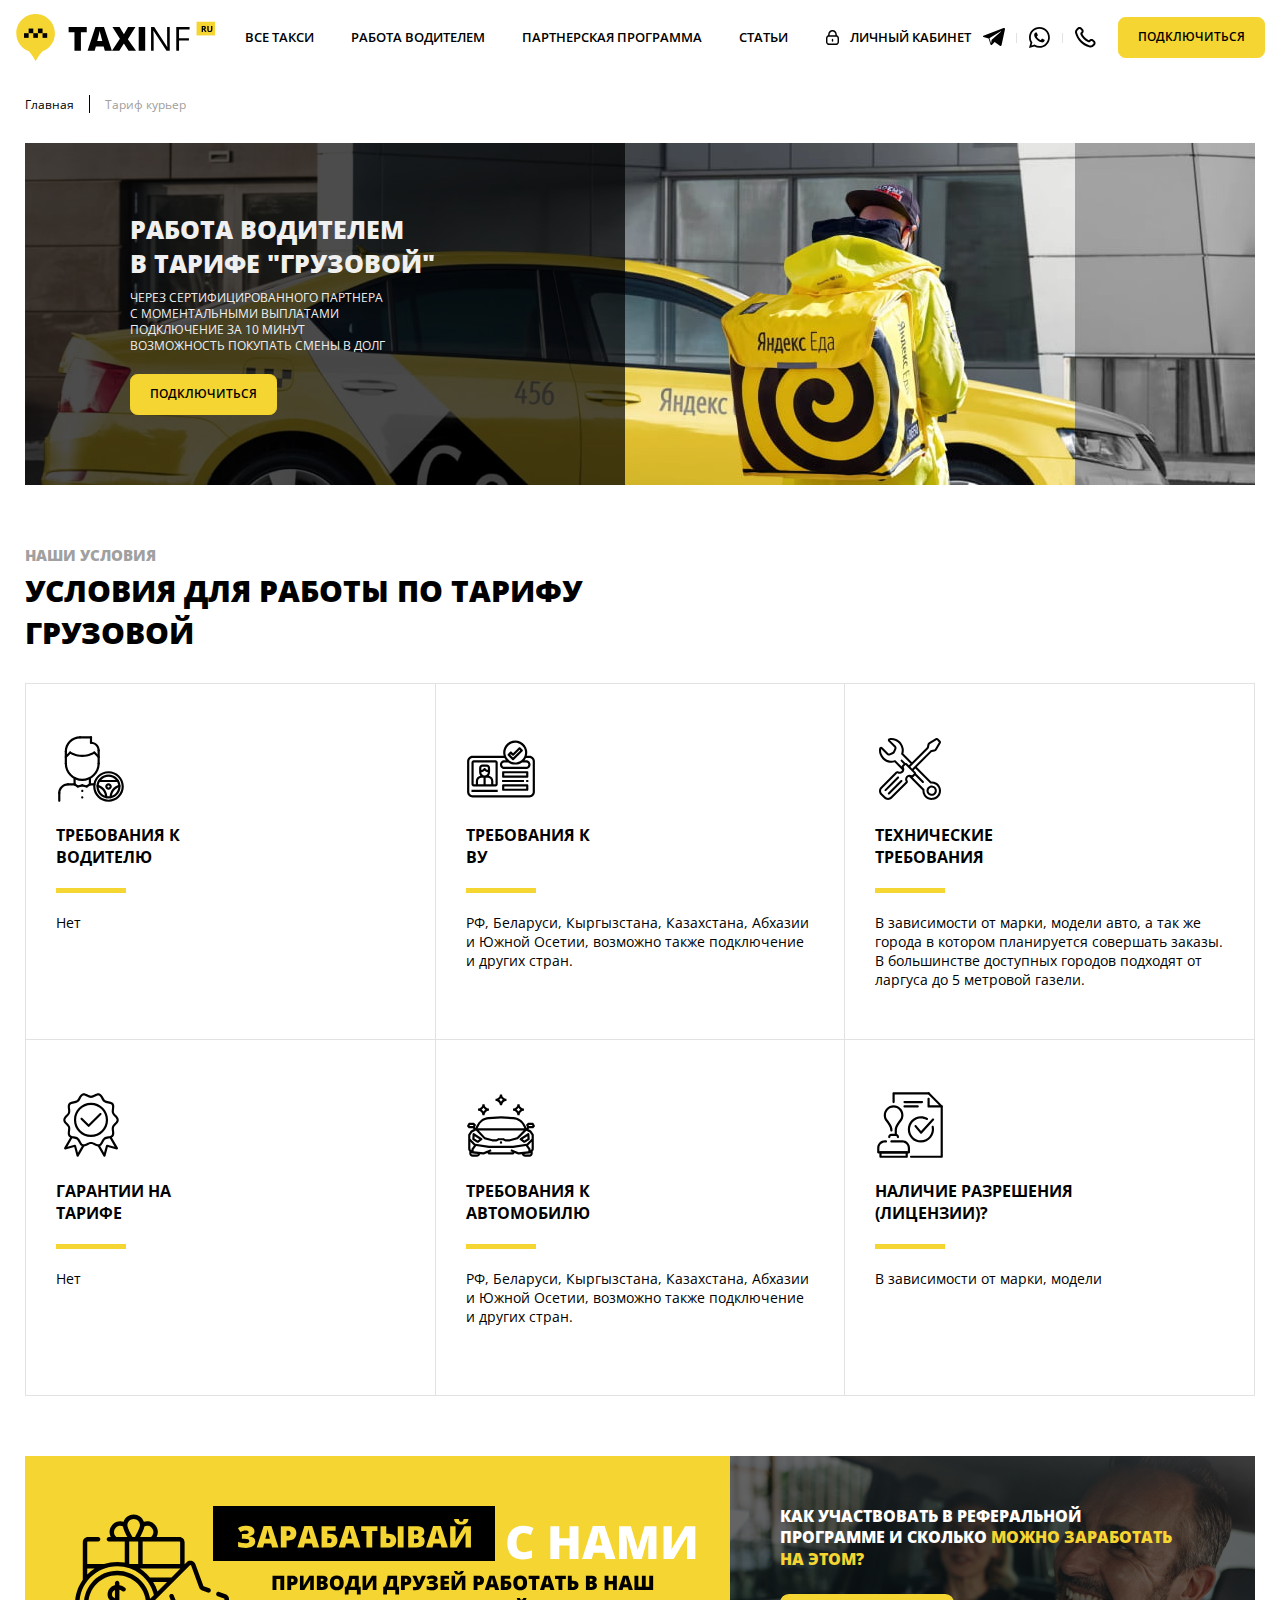
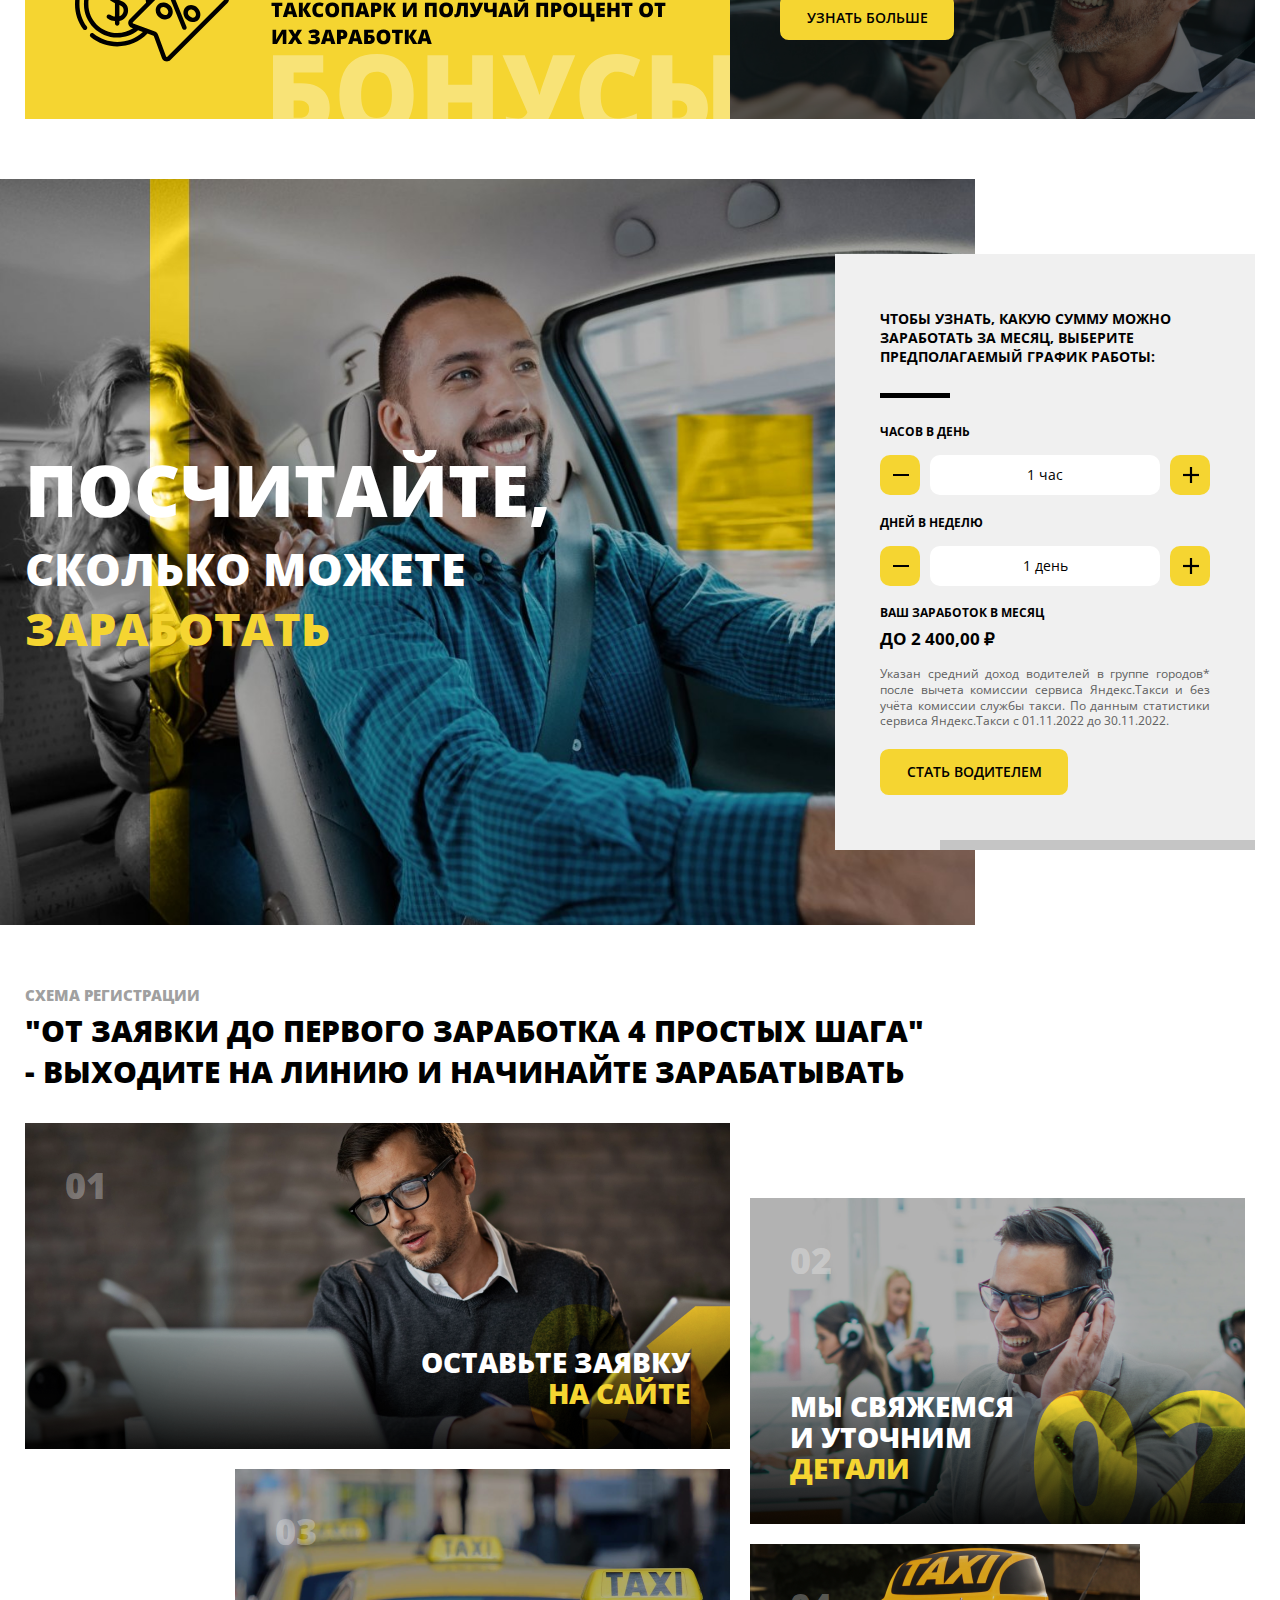
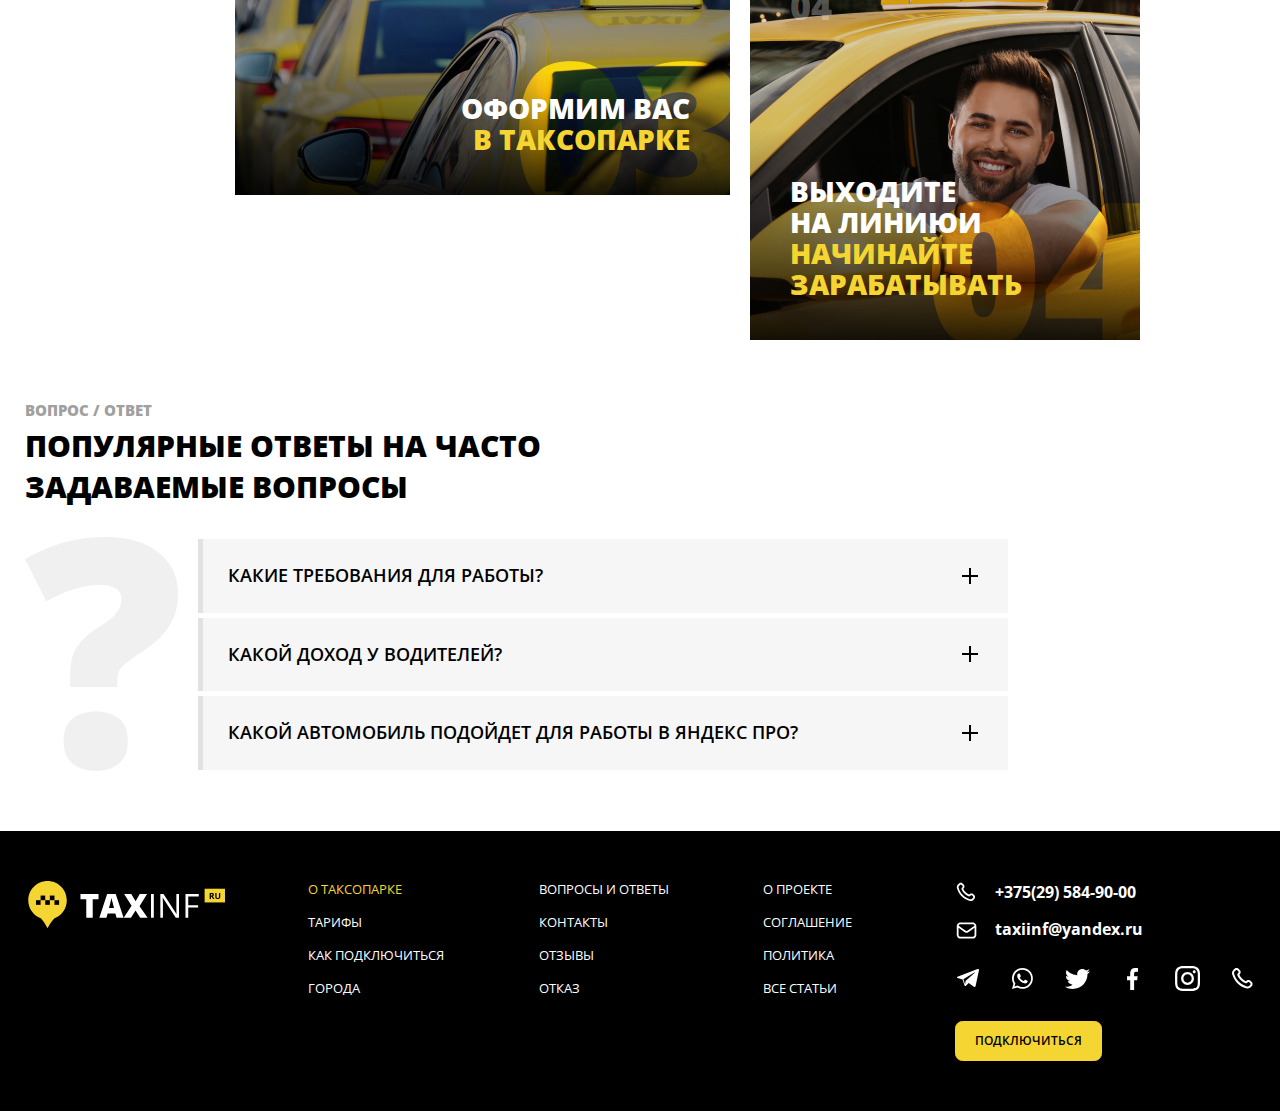
<file: courier.html>
<!DOCTYPE html><html lang="ru"><head><meta charset="UTF-8"><meta http-equiv="x-ua-compatible" content="ie=edge"><meta name="viewport" content="width=device-width,initial-scale=1,shrink-to-fit=no"><meta name="robots" content="index, follow"><meta name="google" content="notranslate"><meta name="format-detection" content="telephone=no"><meta name="description" content=""><title>Тариф Курьер</title><link rel="stylesheet" href="plugins/swiper/swiper-bundle.min.css"><link rel="stylesheet" href="css/style.min.css"></head><body><div class="wrapper"><header class="header"><div class="header__wrapper"><div class="header__container"><div class="header__logo logo-header"><a class="logo-header__link" href="#" data-anchor="main"><picture class="logo-header__image image"><source srcset="images/logo/logo.svg" media="(min-width: 768px)"><img src="images/logo/logo-mobile.svg" alt="Logo"></picture></a></div><div class="header__menu menu-header"><div class="menu-header__head"><span class="menu-header__label">Menu</span> <button class="menu-header__close" data-menu-close type="button"></button></div><div class="menu-header__body"><nav class="header__navigation navigation"><ul class="navigation__items"><li class="navigation__item"><a class="navigation__link" href="#">Все такси</a></li><li class="navigation__item"><a class="navigation__link" href="#">Работа водителем</a></li><li class="navigation__item"><a class="navigation__link" href="#">Партнерская программа</a></li><li class="navigation__item"><a class="navigation__link" href="#">Статьи</a></li><li class="navigation__item"><a class="navigation__link" href="#"><svg><use href="images/sprite.svg#lock" xlink:href="images/sprite.svg#lock"></use></svg> Личный кабинет</a></li></ul></nav></div></div><div class="header__socials socials"><ul class="socials__items"><li class="socials__item"><a class="socials__link" href="#" target="_blank"><svg class="socials__icon"><use href="images/sprite.svg#telegram" xlink:href="images/sprite.svg#telegram"></use></svg></a></li><li class="socials__item"><a class="socials__link" href="#" target="_blank"><svg class="socials__icon"><use href="images/sprite.svg#whatsapp" xlink:href="images/sprite.svg#whatsapp"></use></svg></a></li><li class="socials__item"><a class="socials__link" href="#" target="_blank"><svg class="socials__icon"><use href="images/sprite.svg#phone" xlink:href="images/sprite.svg#phone"></use></svg></a></li></ul></div><button class="header__action button button_md" type="button" data-modal-show="feedback">Подключиться</button> <button class="header__menu-button" data-menu-close type="button"></button></div></div></header><main class="content"><div class="courier"><section class="courier__crumbs crumbs"><div class="container"><ul class="crumbs__items"><li class="crumbs__item"><a class="crumbs__link" href="./index.html">Главная</a></li><li class="crumbs__item"><span class="crumbs__link">Тариф курьер</span></li></ul></div></section><section class="courier__main-inside main-inside"><div class="container"><div class="main-inside__container"><div class="main-inside__info"><h2 class="main-inside__title">РАБОТА ВОДИТЕЛЕМ<br>В ТАРИФЕ "ГРУЗОВОЙ"</h2><p class="main-inside__text">ЧЕРЕЗ СЕРТИФИЦИРОВАННОГО ПАРТНЕРА С МОМЕНТАЛЬНЫМИ ВЫПЛАТАМИ ПОДКЛЮЧЕНИЕ ЗА 10 МИНУТ ВОЗМОЖНОСТЬ ПОКУПАТЬ СМЕНЫ В ДОЛГ</p><button class="main-inside__button button button_md" data-modal-show="feedback">Подключиться</button></div></div></div></section><section class="courier__conditions conditions"><div class="container"><h1 class="conditions__title title"><span>Наши условия</span> УСЛОВИЯ ДЛЯ РАБОТЫ ПО ТАРИФУ<br>ГРУЗОВОЙ</h1><div class="conditions__items"><div class="conditions__item"><svg class="conditions__icon"><use href="images/sprite.svg#conditions--icon_01" xlink:href="images/sprite.svg#conditions--icon_01"></use></svg> <span class="conditions__label">Требования к<br>водителю</span><p class="conditions__text">Нет</p></div><div class="conditions__item"><svg class="conditions__icon"><use href="images/sprite.svg#conditions--icon_02" xlink:href="images/sprite.svg#conditions--icon_02"></use></svg> <span class="conditions__label">Требования к<br>ВУ</span><p class="conditions__text">РФ, Беларуси, Кыргызстана, Казахстана, Абхазии и Южной Осетии, возможно также подключение и других стран.</p></div><div class="conditions__item"><svg class="conditions__icon"><use href="images/sprite.svg#conditions--icon_03" xlink:href="images/sprite.svg#conditions--icon_03"></use></svg> <span class="conditions__label">Технические<br>требования</span><p class="conditions__text">В зависимости от марки, модели авто, а так же города в котором планируется совершать заказы. В большинстве доступных городов подходят от ларгуса до 5 метровой газели.</p></div><div class="conditions__item"><svg class="conditions__icon"><use href="images/sprite.svg#conditions--icon_04" xlink:href="images/sprite.svg#conditions--icon_04"></use></svg> <span class="conditions__label">Гарантии на<br>тарифе</span><p class="conditions__text">Нет</p></div><div class="conditions__item"><svg class="conditions__icon"><use href="images/sprite.svg#conditions--icon_05" xlink:href="images/sprite.svg#conditions--icon_05"></use></svg> <span class="conditions__label">Требования к<br>автомобилю</span><p class="conditions__text">РФ, Беларуси, Кыргызстана, Казахстана, Абхазии и Южной Осетии, возможно также подключение и других стран.</p></div><div class="conditions__item"><svg class="conditions__icon"><use href="images/sprite.svg#conditions--icon_06" xlink:href="images/sprite.svg#conditions--icon_06"></use></svg> <span class="conditions__label">Наличие разрешения<br>(лицензии)?</span><p class="conditions__text">В зависимости от марки, модели</p></div></div></div></section><section class="courier__bonuses bonuses"><div class="container"><div class="bonuses__flex"><div class="bonuses__left"><div class="bonuses__svg-text image"><img src="images/bonuses/text.svg" alt="Text"></div></div><div class="bonuses__right"><p class="bonuses__info">как участвовать в реферальной программе и сколько <span>можно заработать на этом?</span></p><button class="bonuses__button button" type="button">Узнать больше</button></div></div></div></section><section class="courier__total-salary total-salary"><div class="container"><div class="total-salary__flex"><h1 class="total-salary__title"><span>Посчитайте,</span> сколько можете <strong>заработать</strong></h1><div class="total-salary__calc calc-salary" data-calc-salary="schedule"><div class="calc-salary__container"><span class="calc-salary__label">Чтобы узнать, какую сумму можно заработать за месяц, выберите предполагаемый график работы:</span><div class="calc-salary__group" data-calc="hour"><span class="calc-salary__name">часов в день</span><div class="calc-salary__data"><button class="calc-salary__action" data-calc-minus><svg><use href="images/sprite.svg#minus" xlink:href="images/sprite.svg#minus"></use></svg></button> <input class="calc-salary__area" value="8 часов" readonly="readonly"><button class="calc-salary__action" data-calc-plus><svg><use href="images/sprite.svg#plus" xlink:href="images/sprite.svg#plus"></use></svg></button></div></div><div class="calc-salary__group" data-calc="day"><span class="calc-salary__name">Дней в неделю</span><div class="calc-salary__data"><button class="calc-salary__action" data-calc-minus><svg><use href="images/sprite.svg#minus" xlink:href="images/sprite.svg#minus"></use></svg></button> <input class="calc-salary__area" value="23 дня" readonly="readonly"><button class="calc-salary__action" data-calc-plus><svg><use href="images/sprite.svg#plus" xlink:href="images/sprite.svg#plus"></use></svg></button></div></div><p class="calc-salary__result">Ваш заработок в месяц <span>до 89 600 ₽</span></p><p class="calc-salary__info">Указан средний доход водителей в группе городов* после вычета комиссии сервиса Яндекс.Такси и без учёта комиссии службы такси. По данным статистики сервиса Яндекс.Такси с 01.11.2022 до 30.11.2022.</p><button class="calc-salary__button button" type="button">стать водителем</button></div></div></div></div></section><section class="courier__reg-scheme reg-scheme" data-observe="reg-scheme"><div class="container"><h1 class="reg-scheme__title title"><span>СХЕМА РЕГИСТРАЦИИ</span> "от заявки до первого заработка 4 простых шага"<br>- выходите на линию и начинайте зарабатывать</h1><div class="reg-scheme__grid"><div class="reg-scheme__item-01"><div class="reg-scheme__step-01"><p class="reg-scheme__text">Оставьте заявку<br><span>на сайте</span></p></div></div><div class="reg-scheme__item-02"><div class="reg-scheme__step-02"><p class="reg-scheme__text">Мы свяжемся<br>и уточним<br><span>детали</span></p></div></div><div class="reg-scheme__item-03"><div class="reg-scheme__step-03"><p class="reg-scheme__text">Оформим вас<br><span>в таксопарке</span></p></div></div><div class="reg-scheme__item-04"><div class="reg-scheme__step-04"><p class="reg-scheme__text">Выходите<br>на линиюи<br><span>начинайте зарабатывать</span></p></div></div></div></div></section><section class="courier__answers answers" data-observe="answers"><div class="container"><h1 class="answers__title title"><span>Вопрос / ответ</span> Популярные Ответы на часто<br>задаваемые вопросы</h1><div class="answers__flex"><div class="answers__icon image"><img src="images/answers/icon_01.svg" alt="Icon"></div><div class="answers__accordion accordion"><div class="accordion__item"><div class="accordion__button">Какие требования для работы?</div><div class="accordion__body"><div class="accordion__info">Заработок водителей зависит от многих факторов: от графика работы, региона, погодных условий, спроса. График работы в Яндекс Про гибкий - вы можете выходить на линию в удобное для вас время, и работать до 12 часов в сутки. В Яндекс про можно как подрабатывать, так и выполнять заказы ежедневно. В разделе "Заработок" в приложении можно проверить список всех поездок и информацию по каждой из них.</div></div></div><div class="accordion__item"><div class="accordion__button">Какой доход у водителей?</div><div class="accordion__body"><div class="accordion__info">Заработок водителей зависит от многих факторов: от графика работы, региона, погодных условий, спроса. График работы в Яндекс Про гибкий - вы можете выходить на линию в удобное для вас время, и работать до 12 часов в сутки. В Яндекс про можно как подрабатывать, так и выполнять заказы ежедневно. В разделе "Заработок" в приложении можно проверить список всех поездок и информацию по каждой из них. часов в сутки. В Яндекс про можно как подрабатывать, так и выполнять заказы ежедневно. В разделе "Заработок" в приложении можно проверить список всех поездок и информацию по каждой из них.</div></div></div><div class="accordion__item"><div class="accordion__button">Какой автомобиль подойдет для работы в Яндекс Про?</div><div class="accordion__body"><div class="accordion__info">Заработок водителей зависит от многих факторов: от графика работы, региона, погодных условий, спроса. График работы в Яндекс Про гибкий - вы можете выходить на линию в удобное для вас время, и работать до 12 часов в сутки. В Яндекс про можно как подрабатывать, так и выполнять заказы ежедневно. В разделе "Заработок" в приложении можно проверить список всех поездок и информацию по каждой из них.</div></div></div></div></div></div></section></div></main><footer class="footer"><div class="container"><div class="footer__container"><div class="logo-footer"><a class="logo-footer__link" href="#" data-anchor="main"><picture class="logo-footer__image image"><source srcset="images/logo/logo-footer.svg" media="(min-width: 768px)"><img src="images/logo/logo-mobile.svg" alt="Logo"></picture></a></div><div class="navigation-footer"><ul class="navigation-footer__row"><div class="navigation-footer__col"><li class="navigation-footer__item current" data-anchor="main">О таксопарке</li><li class="navigation-footer__item" data-anchor="rates">Тарифы</li><li class="navigation-footer__item" data-anchor="reg-scheme">Как подключиться</li><li class="navigation-footer__item"><a class="navigation-footer__link" href="#">Города</a></li></div><div class="navigation-footer__col"><li class="navigation-footer__item" data-anchor="answers">Вопросы и ответы</li><li class="navigation-footer__item" data-anchor="">Контакты</li><li class="navigation-footer__item" data-anchor="reviews">отзывы</li><li class="navigation-footer__item"><a class="navigation-footer__link" href="#">Отказ</a></li></div><div class="navigation-footer__col"><li class="navigation-footer__item"><a class="navigation-footer__link" href="#">О проекте</a></li><li class="navigation-footer__item"><a class="navigation-footer__link" href="#">Соглашение</a></li><li class="navigation-footer__item"><a class="navigation-footer__link" href="#">Политика</a></li><li class="navigation-footer__item"><a class="navigation-footer__link" href="#">Все статьи</a></li></div></ul></div><div class="footer__info"><div class="footer__links"><a class="footer__link" href="tel:+999999999"><svg><use href="images/sprite.svg#phone" xlink:href="images/sprite.svg#phone"></use></svg> +375(29) 584-90-00</a> <a class="footer__link" href="taxiinf@yandex.ru"><svg><use href="images/sprite.svg#mail" xlink:href="images/sprite.svg#mail"></use></svg> taxiinf@yandex.ru</a></div><div class="socials-footer"><ul class="socials-footer__items"><li class="socials-footer__item"><a class="socials-footer__link" href="#" target="_blank"><svg><use href="images/sprite.svg#telegram" xlink:href="images/sprite.svg#telegram"></use></svg></a></li><li class="socials-footer__item"><a class="socials-footer__link" href="#" target="_blank"><svg><use href="images/sprite.svg#whatsapp" xlink:href="images/sprite.svg#whatsapp"></use></svg></a></li><li class="socials-footer__item"><a class="socials-footer__link" href="#" target="_blank"><svg><use href="images/sprite.svg#twitter" xlink:href="images/sprite.svg#twitter"></use></svg></a></li><li class="socials-footer__item"><a class="socials-footer__link" href="#" target="_blank"><svg><use href="images/sprite.svg#facebook" xlink:href="images/sprite.svg#facebook"></use></svg></a></li><li class="socials-footer__item"><a class="socials-footer__link" href="#" target="_blank"><svg><use href="images/sprite.svg#instagram" xlink:href="images/sprite.svg#instagram"></use></svg></a></li><li class="socials-footer__item"><a class="socials-footer__link" href="#" target="_blank"><svg><use href="images/sprite.svg#phone" xlink:href="images/sprite.svg#phone"></use></svg></a></li></ul></div><button class="footer__action button button_md" data-modal-show="feedback">подключиться</button></div></div></div></footer></div><div class="modal" data-modal="feedback"><div class="modal__wrapper"><div class="modal__body"><div class="modal__button-close" data-modal-close><svg><use href="images/sprite.svg#modal-close" xlink:href="images/sprite.svg#modal-close"></use></svg></div><div class="modal__title title"><span>Обратная связь</span> Станьте водителемв<br><div class="title__yandex"><strong>Я</strong>ндекс. Такси</div></div><form class="modal__form form"><label class="form__group"><span class="form__name">Имя</span> <input class="form__input" type="text" placeholder="Ваше имя"><div class="form__line"></div></label> <label class="form__group"><span class="form__name">Телефон</span> <input class="form__input" type="tel" data-mask="tel" placeholder="+7 (XXX) XXX - XX - XX"><div class="form__line"></div></label> <button class="form__submit button" type="submit">Отправить данные</button></form></div></div></div><script src="plugins/swiper/swiper-bundle.min.js"></script><script src="plugins/inputmask/inputmask.min.js"></script><script src="js/main.js"></script></body></html>
</file>
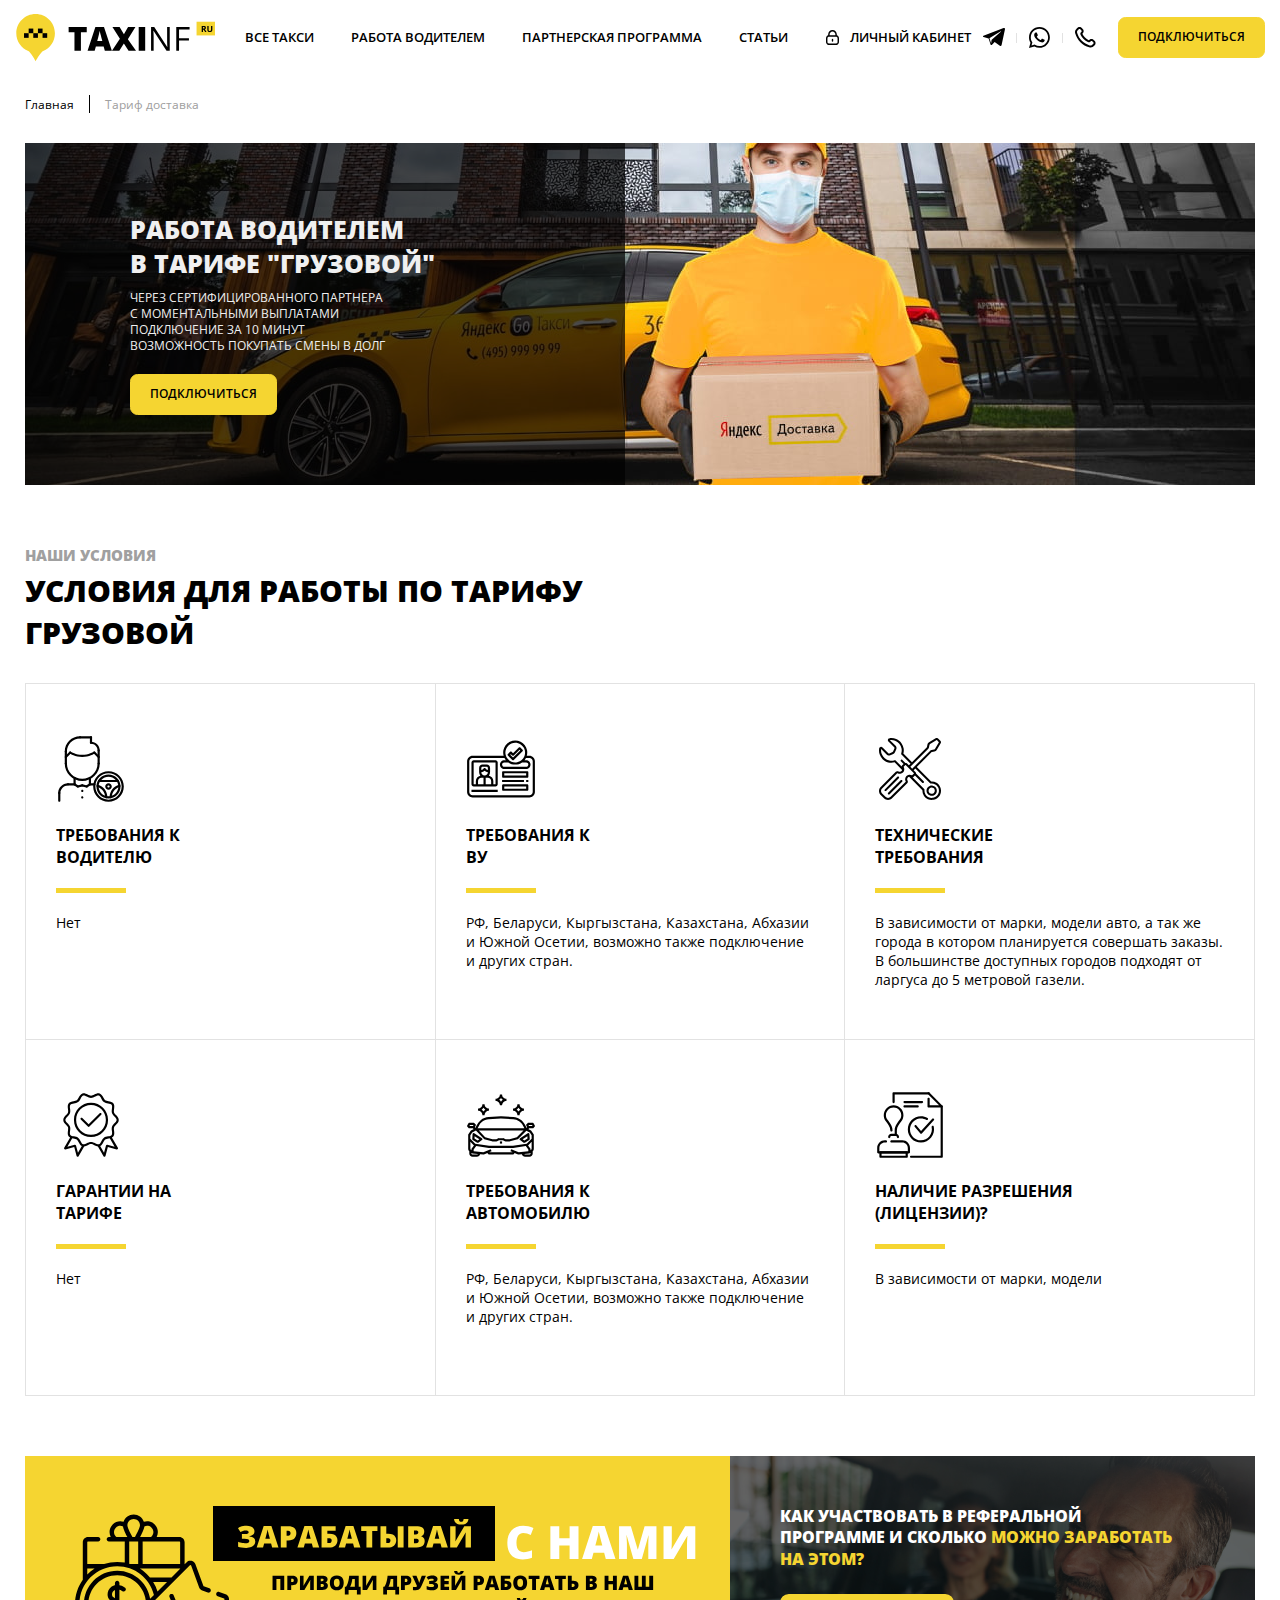
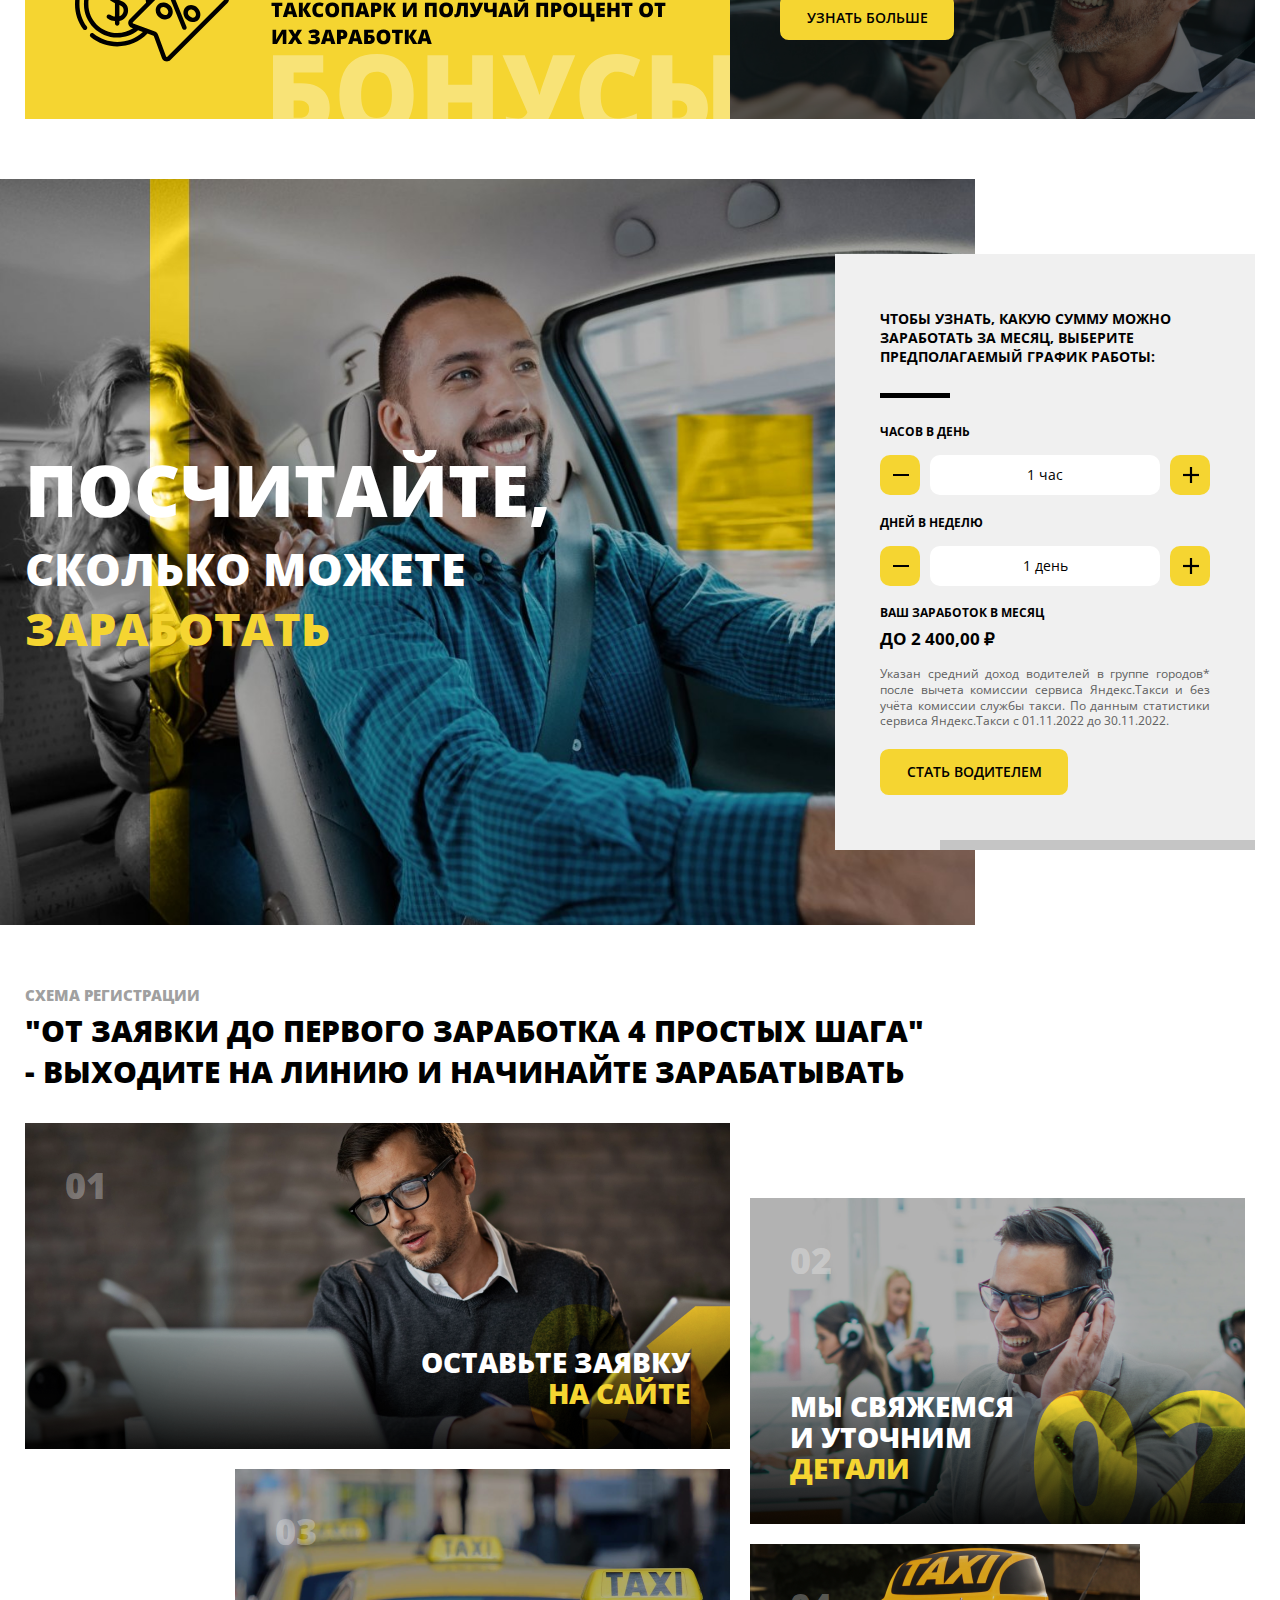
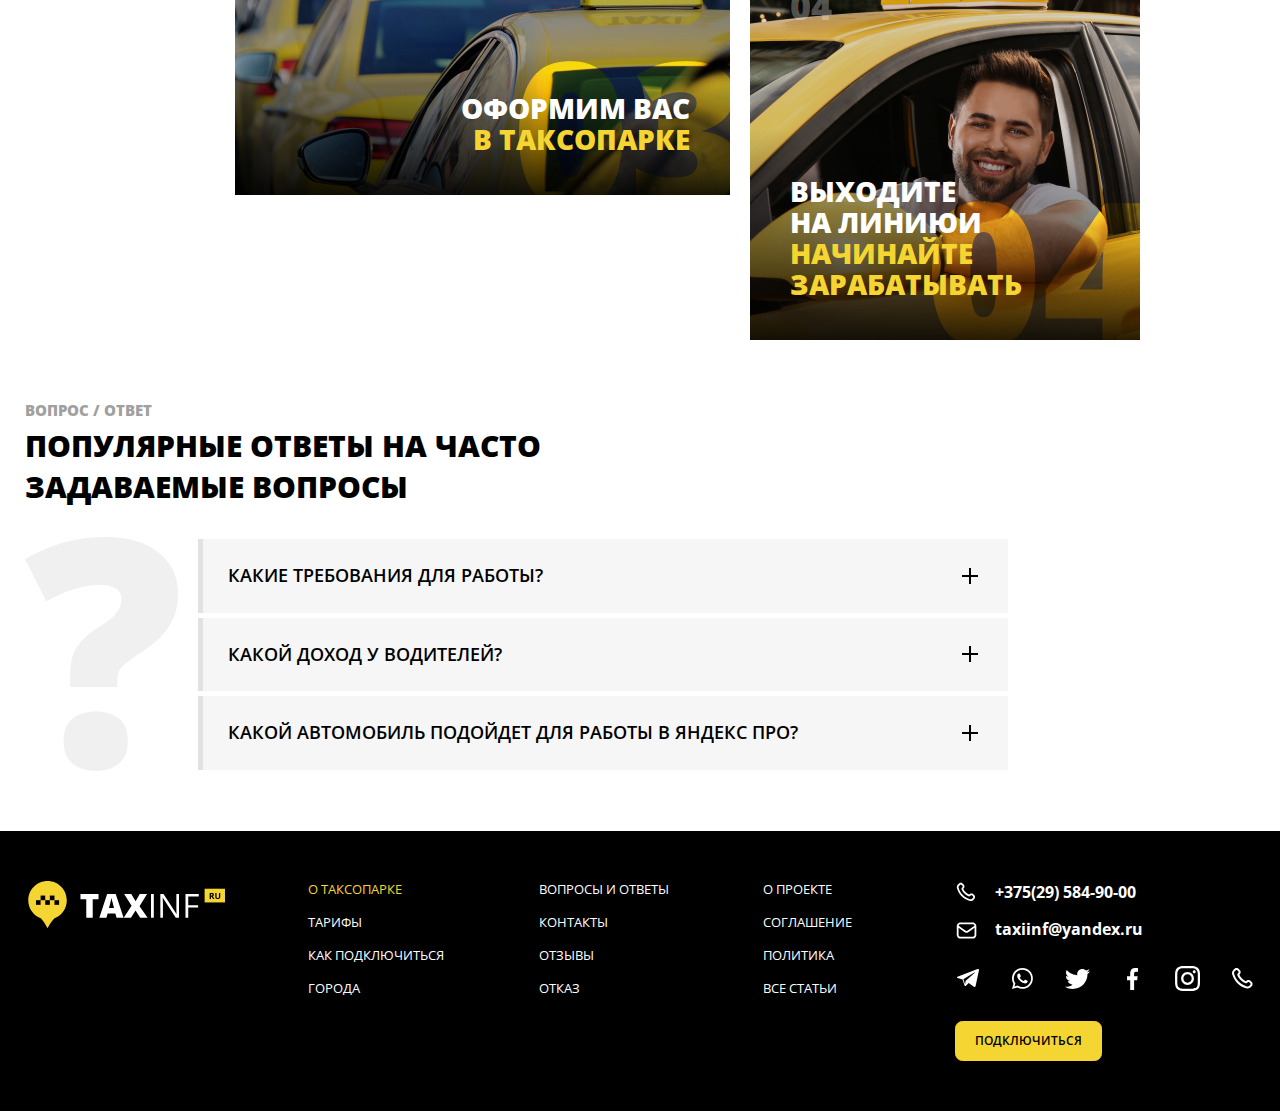
<file: delivery.html>
<!DOCTYPE html><html lang="ru"><head><meta charset="UTF-8"><meta http-equiv="x-ua-compatible" content="ie=edge"><meta name="viewport" content="width=device-width,initial-scale=1,shrink-to-fit=no"><meta name="robots" content="index, follow"><meta name="google" content="notranslate"><meta name="format-detection" content="telephone=no"><meta name="description" content=""><title>Тариф Курьер</title><link rel="stylesheet" href="plugins/swiper/swiper-bundle.min.css"><link rel="stylesheet" href="css/style.min.css"></head><body><div class="wrapper"><header class="header"><div class="header__wrapper"><div class="header__container"><div class="header__logo logo-header"><a class="logo-header__link" href="#" data-anchor="main"><picture class="logo-header__image image"><source srcset="images/logo/logo.svg" media="(min-width: 768px)"><img src="images/logo/logo-mobile.svg" alt="Logo"></picture></a></div><div class="header__menu menu-header"><div class="menu-header__head"><span class="menu-header__label">Menu</span> <button class="menu-header__close" data-menu-close type="button"></button></div><div class="menu-header__body"><nav class="header__navigation navigation"><ul class="navigation__items"><li class="navigation__item"><a class="navigation__link" href="#">Все такси</a></li><li class="navigation__item"><a class="navigation__link" href="#">Работа водителем</a></li><li class="navigation__item"><a class="navigation__link" href="#">Партнерская программа</a></li><li class="navigation__item"><a class="navigation__link" href="#">Статьи</a></li><li class="navigation__item"><a class="navigation__link" href="#"><svg><use href="images/sprite.svg#lock" xlink:href="images/sprite.svg#lock"></use></svg> Личный кабинет</a></li></ul></nav></div></div><div class="header__socials socials"><ul class="socials__items"><li class="socials__item"><a class="socials__link" href="#" target="_blank"><svg class="socials__icon"><use href="images/sprite.svg#telegram" xlink:href="images/sprite.svg#telegram"></use></svg></a></li><li class="socials__item"><a class="socials__link" href="#" target="_blank"><svg class="socials__icon"><use href="images/sprite.svg#whatsapp" xlink:href="images/sprite.svg#whatsapp"></use></svg></a></li><li class="socials__item"><a class="socials__link" href="#" target="_blank"><svg class="socials__icon"><use href="images/sprite.svg#phone" xlink:href="images/sprite.svg#phone"></use></svg></a></li></ul></div><button class="header__action button button_md" type="button" data-modal-show="feedback">Подключиться</button> <button class="header__menu-button" data-menu-close type="button"></button></div></div></header><main class="content"><div class="delivery"><section class="delivery__crumbs crumbs"><div class="container"><ul class="crumbs__items"><li class="crumbs__item"><a class="crumbs__link" href="./index.html">Главная</a></li><li class="crumbs__item"><span class="crumbs__link">Тариф доставка</span></li></ul></div></section><section class="delivery__main-inside main-inside"><div class="container"><div class="main-inside__container"><div class="main-inside__info"><h2 class="main-inside__title">РАБОТА ВОДИТЕЛЕМ<br>В ТАРИФЕ "ГРУЗОВОЙ"</h2><p class="main-inside__text">ЧЕРЕЗ СЕРТИФИЦИРОВАННОГО ПАРТНЕРА С МОМЕНТАЛЬНЫМИ ВЫПЛАТАМИ ПОДКЛЮЧЕНИЕ ЗА 10 МИНУТ ВОЗМОЖНОСТЬ ПОКУПАТЬ СМЕНЫ В ДОЛГ</p><button class="main-inside__button button button_md" data-modal-show="feedback">Подключиться</button></div></div></div></section><section class="delivery__conditions conditions"><div class="container"><h1 class="conditions__title title"><span>Наши условия</span> УСЛОВИЯ ДЛЯ РАБОТЫ ПО ТАРИФУ<br>ГРУЗОВОЙ</h1><div class="conditions__items"><div class="conditions__item"><svg class="conditions__icon"><use href="images/sprite.svg#conditions--icon_01" xlink:href="images/sprite.svg#conditions--icon_01"></use></svg> <span class="conditions__label">Требования к<br>водителю</span><p class="conditions__text">Нет</p></div><div class="conditions__item"><svg class="conditions__icon"><use href="images/sprite.svg#conditions--icon_02" xlink:href="images/sprite.svg#conditions--icon_02"></use></svg> <span class="conditions__label">Требования к<br>ВУ</span><p class="conditions__text">РФ, Беларуси, Кыргызстана, Казахстана, Абхазии и Южной Осетии, возможно также подключение и других стран.</p></div><div class="conditions__item"><svg class="conditions__icon"><use href="images/sprite.svg#conditions--icon_03" xlink:href="images/sprite.svg#conditions--icon_03"></use></svg> <span class="conditions__label">Технические<br>требования</span><p class="conditions__text">В зависимости от марки, модели авто, а так же города в котором планируется совершать заказы. В большинстве доступных городов подходят от ларгуса до 5 метровой газели.</p></div><div class="conditions__item"><svg class="conditions__icon"><use href="images/sprite.svg#conditions--icon_04" xlink:href="images/sprite.svg#conditions--icon_04"></use></svg> <span class="conditions__label">Гарантии на<br>тарифе</span><p class="conditions__text">Нет</p></div><div class="conditions__item"><svg class="conditions__icon"><use href="images/sprite.svg#conditions--icon_05" xlink:href="images/sprite.svg#conditions--icon_05"></use></svg> <span class="conditions__label">Требования к<br>автомобилю</span><p class="conditions__text">РФ, Беларуси, Кыргызстана, Казахстана, Абхазии и Южной Осетии, возможно также подключение и других стран.</p></div><div class="conditions__item"><svg class="conditions__icon"><use href="images/sprite.svg#conditions--icon_06" xlink:href="images/sprite.svg#conditions--icon_06"></use></svg> <span class="conditions__label">Наличие разрешения<br>(лицензии)?</span><p class="conditions__text">В зависимости от марки, модели</p></div></div></div></section><section class="delivery__bonuses bonuses"><div class="container"><div class="bonuses__flex"><div class="bonuses__left"><div class="bonuses__svg-text image"><img src="images/bonuses/text.svg" alt="Text"></div></div><div class="bonuses__right"><p class="bonuses__info">как участвовать в реферальной программе и сколько <span>можно заработать на этом?</span></p><button class="bonuses__button button" type="button">Узнать больше</button></div></div></div></section><section class="delivery__total-salary total-salary"><div class="container"><div class="total-salary__flex"><h1 class="total-salary__title"><span>Посчитайте,</span> сколько можете <strong>заработать</strong></h1><div class="total-salary__calc calc-salary" data-calc-salary="schedule"><div class="calc-salary__container"><span class="calc-salary__label">Чтобы узнать, какую сумму можно заработать за месяц, выберите предполагаемый график работы:</span><div class="calc-salary__group" data-calc="hour"><span class="calc-salary__name">часов в день</span><div class="calc-salary__data"><button class="calc-salary__action" data-calc-minus><svg><use href="images/sprite.svg#minus" xlink:href="images/sprite.svg#minus"></use></svg></button> <input class="calc-salary__area" value="8 часов" readonly="readonly"><button class="calc-salary__action" data-calc-plus><svg><use href="images/sprite.svg#plus" xlink:href="images/sprite.svg#plus"></use></svg></button></div></div><div class="calc-salary__group" data-calc="day"><span class="calc-salary__name">Дней в неделю</span><div class="calc-salary__data"><button class="calc-salary__action" data-calc-minus><svg><use href="images/sprite.svg#minus" xlink:href="images/sprite.svg#minus"></use></svg></button> <input class="calc-salary__area" value="23 дня" readonly="readonly"><button class="calc-salary__action" data-calc-plus><svg><use href="images/sprite.svg#plus" xlink:href="images/sprite.svg#plus"></use></svg></button></div></div><p class="calc-salary__result">Ваш заработок в месяц <span>до 89 600 ₽</span></p><p class="calc-salary__info">Указан средний доход водителей в группе городов* после вычета комиссии сервиса Яндекс.Такси и без учёта комиссии службы такси. По данным статистики сервиса Яндекс.Такси с 01.11.2022 до 30.11.2022.</p><button class="calc-salary__button button" type="button">стать водителем</button></div></div></div></div></section><section class="delivery__reg-scheme reg-scheme" data-observe="reg-scheme"><div class="container"><h1 class="reg-scheme__title title"><span>СХЕМА РЕГИСТРАЦИИ</span> "от заявки до первого заработка 4 простых шага"<br>- выходите на линию и начинайте зарабатывать</h1><div class="reg-scheme__grid"><div class="reg-scheme__item-01"><div class="reg-scheme__step-01"><p class="reg-scheme__text">Оставьте заявку<br><span>на сайте</span></p></div></div><div class="reg-scheme__item-02"><div class="reg-scheme__step-02"><p class="reg-scheme__text">Мы свяжемся<br>и уточним<br><span>детали</span></p></div></div><div class="reg-scheme__item-03"><div class="reg-scheme__step-03"><p class="reg-scheme__text">Оформим вас<br><span>в таксопарке</span></p></div></div><div class="reg-scheme__item-04"><div class="reg-scheme__step-04"><p class="reg-scheme__text">Выходите<br>на линиюи<br><span>начинайте зарабатывать</span></p></div></div></div></div></section><section class="delivery__answers answers" data-observe="answers"><div class="container"><h1 class="answers__title title"><span>Вопрос / ответ</span> Популярные Ответы на часто<br>задаваемые вопросы</h1><div class="answers__flex"><div class="answers__icon image"><img src="images/answers/icon_01.svg" alt="Icon"></div><div class="answers__accordion accordion"><div class="accordion__item"><div class="accordion__button">Какие требования для работы?</div><div class="accordion__body"><div class="accordion__info">Заработок водителей зависит от многих факторов: от графика работы, региона, погодных условий, спроса. График работы в Яндекс Про гибкий - вы можете выходить на линию в удобное для вас время, и работать до 12 часов в сутки. В Яндекс про можно как подрабатывать, так и выполнять заказы ежедневно. В разделе "Заработок" в приложении можно проверить список всех поездок и информацию по каждой из них.</div></div></div><div class="accordion__item"><div class="accordion__button">Какой доход у водителей?</div><div class="accordion__body"><div class="accordion__info">Заработок водителей зависит от многих факторов: от графика работы, региона, погодных условий, спроса. График работы в Яндекс Про гибкий - вы можете выходить на линию в удобное для вас время, и работать до 12 часов в сутки. В Яндекс про можно как подрабатывать, так и выполнять заказы ежедневно. В разделе "Заработок" в приложении можно проверить список всех поездок и информацию по каждой из них. часов в сутки. В Яндекс про можно как подрабатывать, так и выполнять заказы ежедневно. В разделе "Заработок" в приложении можно проверить список всех поездок и информацию по каждой из них.</div></div></div><div class="accordion__item"><div class="accordion__button">Какой автомобиль подойдет для работы в Яндекс Про?</div><div class="accordion__body"><div class="accordion__info">Заработок водителей зависит от многих факторов: от графика работы, региона, погодных условий, спроса. График работы в Яндекс Про гибкий - вы можете выходить на линию в удобное для вас время, и работать до 12 часов в сутки. В Яндекс про можно как подрабатывать, так и выполнять заказы ежедневно. В разделе "Заработок" в приложении можно проверить список всех поездок и информацию по каждой из них.</div></div></div></div></div></div></section></div></main><footer class="footer"><div class="container"><div class="footer__container"><div class="logo-footer"><a class="logo-footer__link" href="#" data-anchor="main"><picture class="logo-footer__image image"><source srcset="images/logo/logo-footer.svg" media="(min-width: 768px)"><img src="images/logo/logo-mobile.svg" alt="Logo"></picture></a></div><div class="navigation-footer"><ul class="navigation-footer__row"><div class="navigation-footer__col"><li class="navigation-footer__item current" data-anchor="main">О таксопарке</li><li class="navigation-footer__item" data-anchor="rates">Тарифы</li><li class="navigation-footer__item" data-anchor="reg-scheme">Как подключиться</li><li class="navigation-footer__item"><a class="navigation-footer__link" href="#">Города</a></li></div><div class="navigation-footer__col"><li class="navigation-footer__item" data-anchor="answers">Вопросы и ответы</li><li class="navigation-footer__item" data-anchor="">Контакты</li><li class="navigation-footer__item" data-anchor="reviews">отзывы</li><li class="navigation-footer__item"><a class="navigation-footer__link" href="#">Отказ</a></li></div><div class="navigation-footer__col"><li class="navigation-footer__item"><a class="navigation-footer__link" href="#">О проекте</a></li><li class="navigation-footer__item"><a class="navigation-footer__link" href="#">Соглашение</a></li><li class="navigation-footer__item"><a class="navigation-footer__link" href="#">Политика</a></li><li class="navigation-footer__item"><a class="navigation-footer__link" href="#">Все статьи</a></li></div></ul></div><div class="footer__info"><div class="footer__links"><a class="footer__link" href="tel:+999999999"><svg><use href="images/sprite.svg#phone" xlink:href="images/sprite.svg#phone"></use></svg> +375(29) 584-90-00</a> <a class="footer__link" href="taxiinf@yandex.ru"><svg><use href="images/sprite.svg#mail" xlink:href="images/sprite.svg#mail"></use></svg> taxiinf@yandex.ru</a></div><div class="socials-footer"><ul class="socials-footer__items"><li class="socials-footer__item"><a class="socials-footer__link" href="#" target="_blank"><svg><use href="images/sprite.svg#telegram" xlink:href="images/sprite.svg#telegram"></use></svg></a></li><li class="socials-footer__item"><a class="socials-footer__link" href="#" target="_blank"><svg><use href="images/sprite.svg#whatsapp" xlink:href="images/sprite.svg#whatsapp"></use></svg></a></li><li class="socials-footer__item"><a class="socials-footer__link" href="#" target="_blank"><svg><use href="images/sprite.svg#twitter" xlink:href="images/sprite.svg#twitter"></use></svg></a></li><li class="socials-footer__item"><a class="socials-footer__link" href="#" target="_blank"><svg><use href="images/sprite.svg#facebook" xlink:href="images/sprite.svg#facebook"></use></svg></a></li><li class="socials-footer__item"><a class="socials-footer__link" href="#" target="_blank"><svg><use href="images/sprite.svg#instagram" xlink:href="images/sprite.svg#instagram"></use></svg></a></li><li class="socials-footer__item"><a class="socials-footer__link" href="#" target="_blank"><svg><use href="images/sprite.svg#phone" xlink:href="images/sprite.svg#phone"></use></svg></a></li></ul></div><button class="footer__action button button_md" data-modal-show="feedback">подключиться</button></div></div></div></footer></div><div class="modal" data-modal="feedback"><div class="modal__wrapper"><div class="modal__body"><div class="modal__button-close" data-modal-close><svg><use href="images/sprite.svg#modal-close" xlink:href="images/sprite.svg#modal-close"></use></svg></div><div class="modal__title title"><span>Обратная связь</span> Станьте водителемв<br><div class="title__yandex"><strong>Я</strong>ндекс. Такси</div></div><form class="modal__form form"><label class="form__group"><span class="form__name">Имя</span> <input class="form__input" type="text" placeholder="Ваше имя"><div class="form__line"></div></label> <label class="form__group"><span class="form__name">Телефон</span> <input class="form__input" type="tel" data-mask="tel" placeholder="+7 (XXX) XXX - XX - XX"><div class="form__line"></div></label> <button class="form__submit button" type="submit">Отправить данные</button></form></div></div></div><script src="plugins/swiper/swiper-bundle.min.js"></script><script src="plugins/inputmask/inputmask.min.js"></script><script src="js/main.js"></script></body></html>
</file>
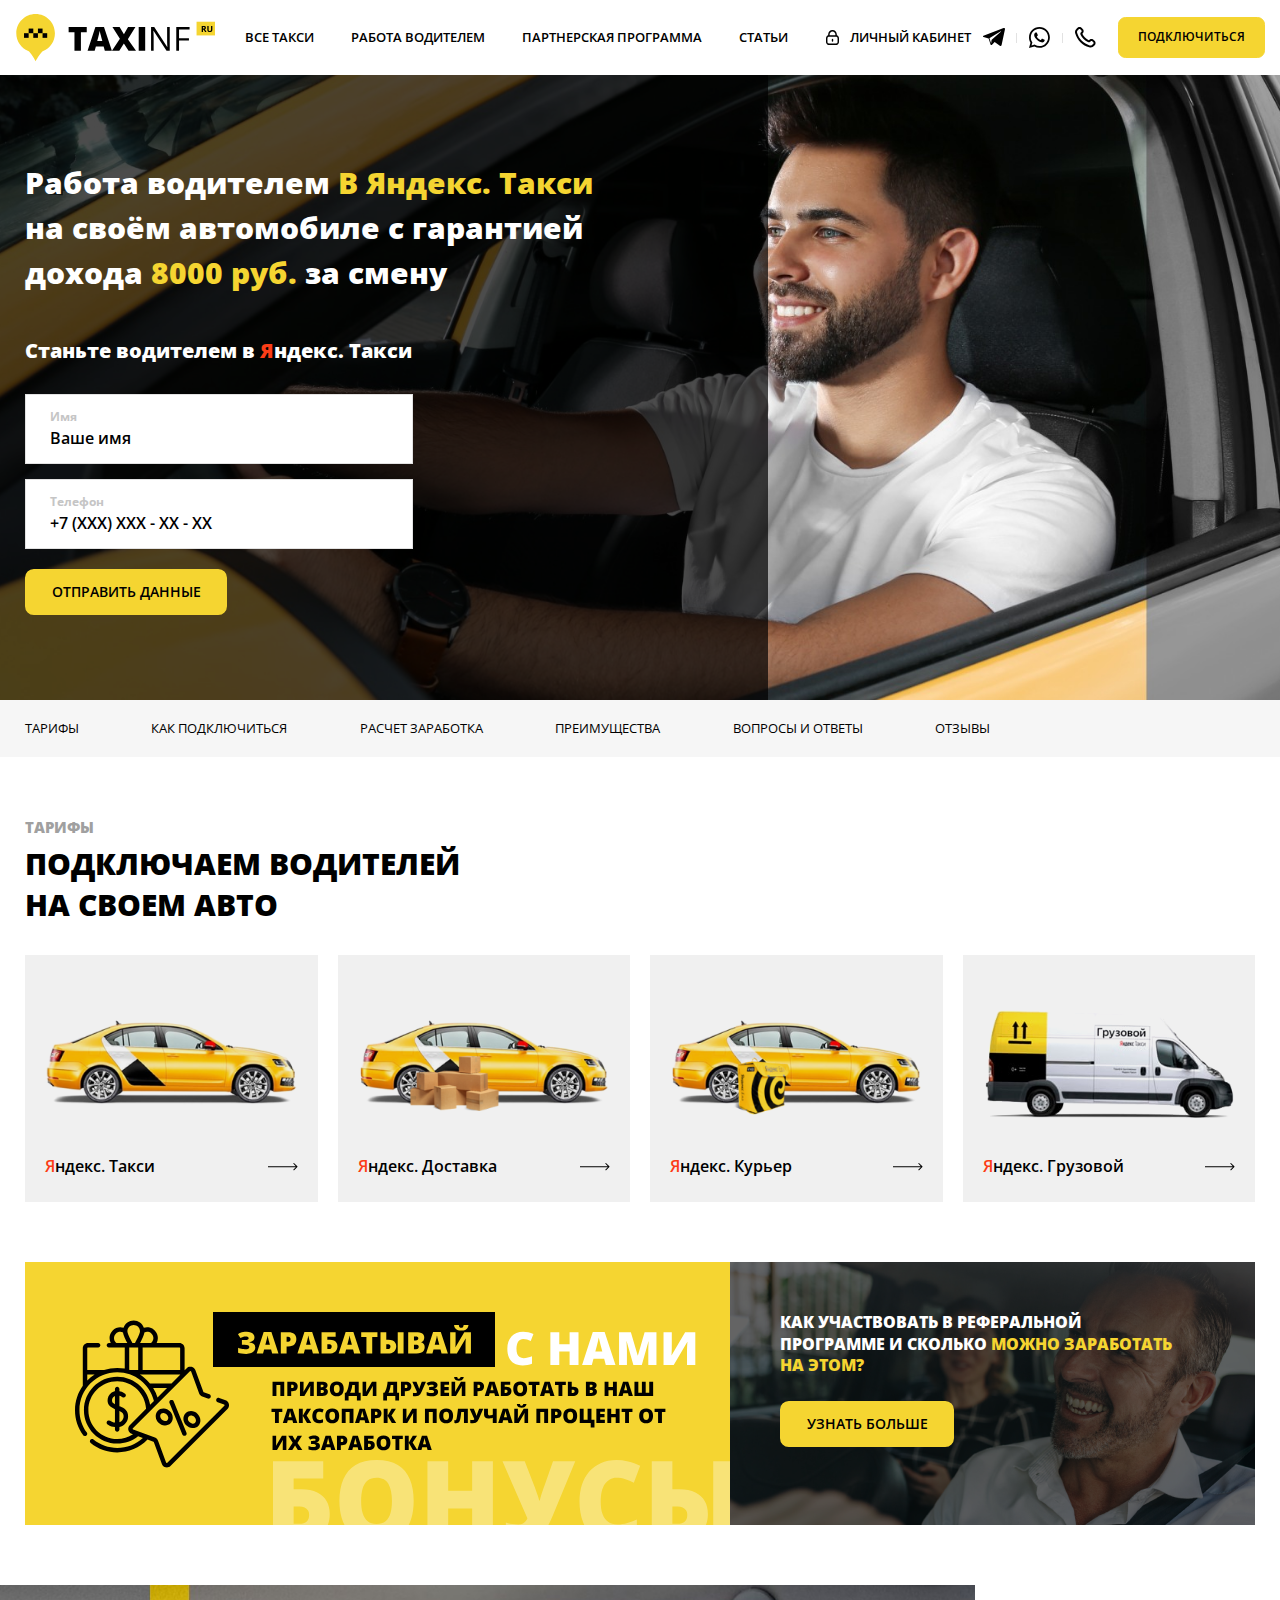
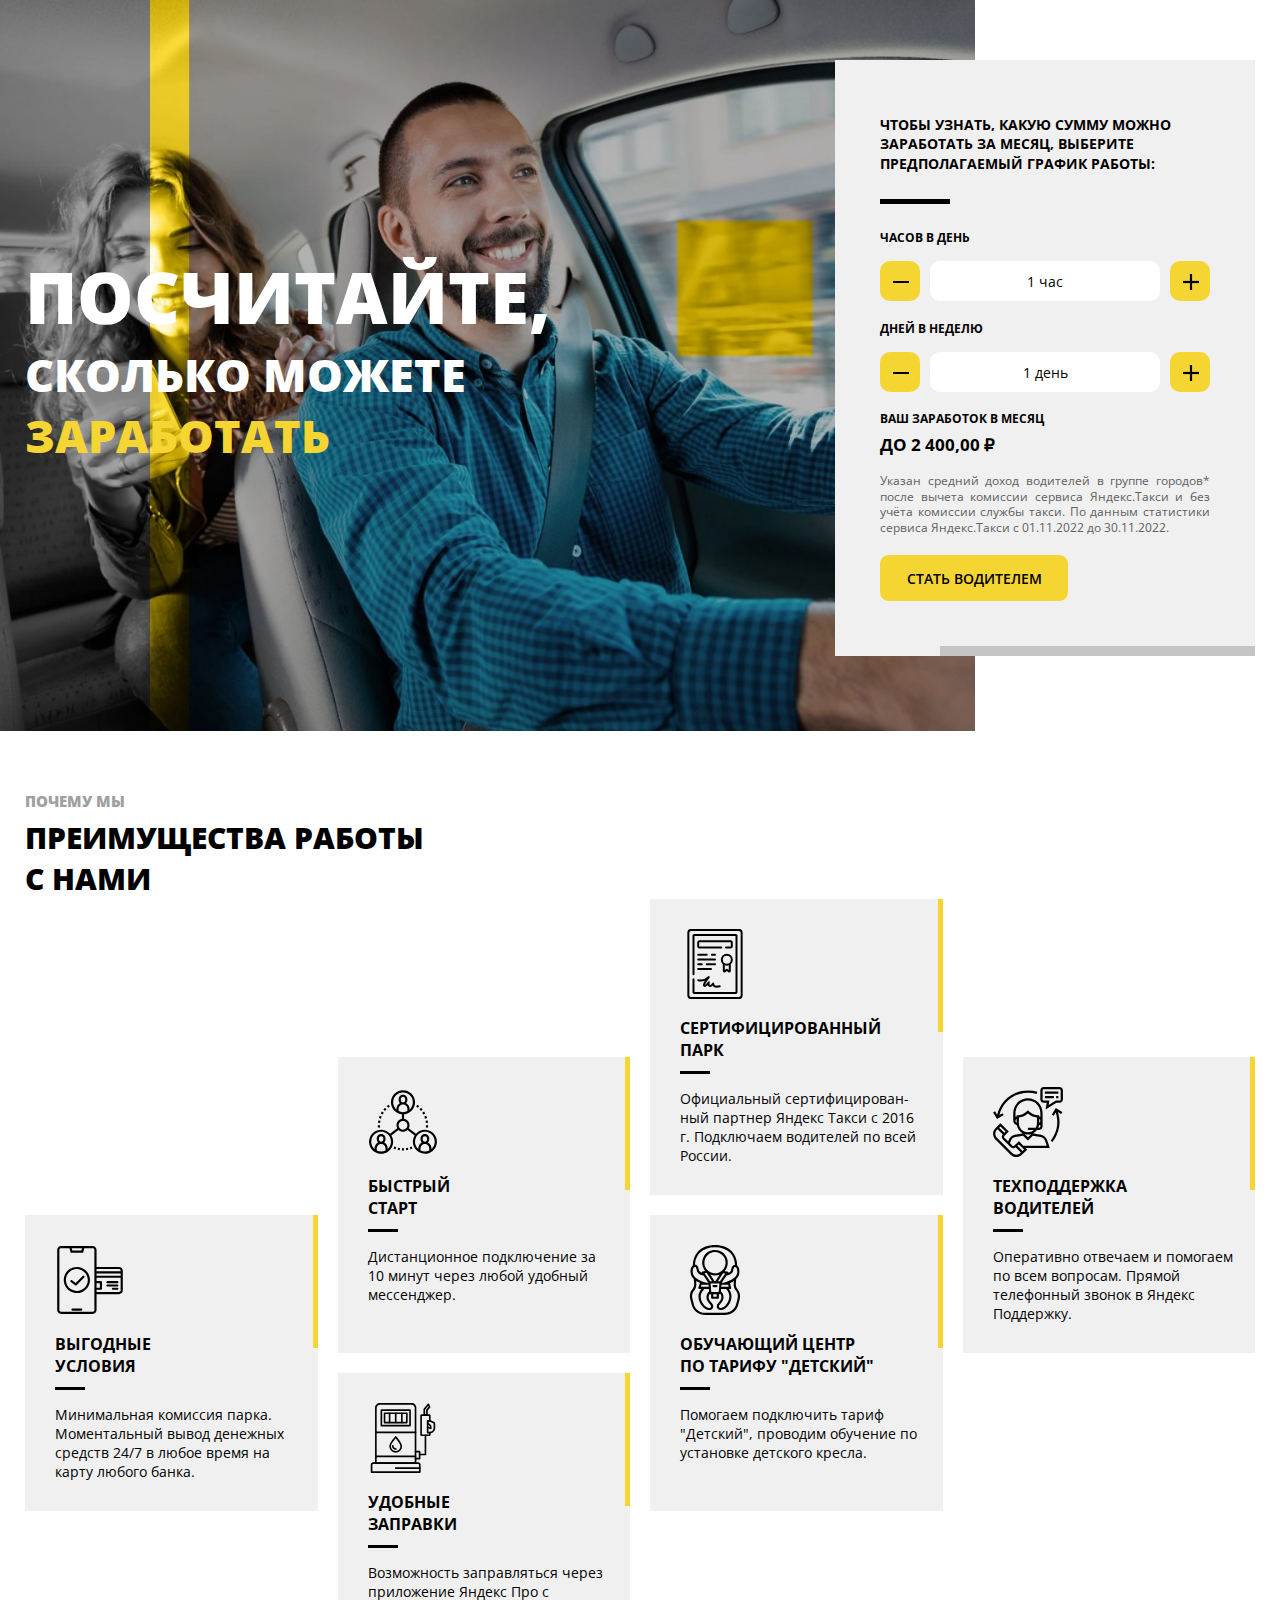
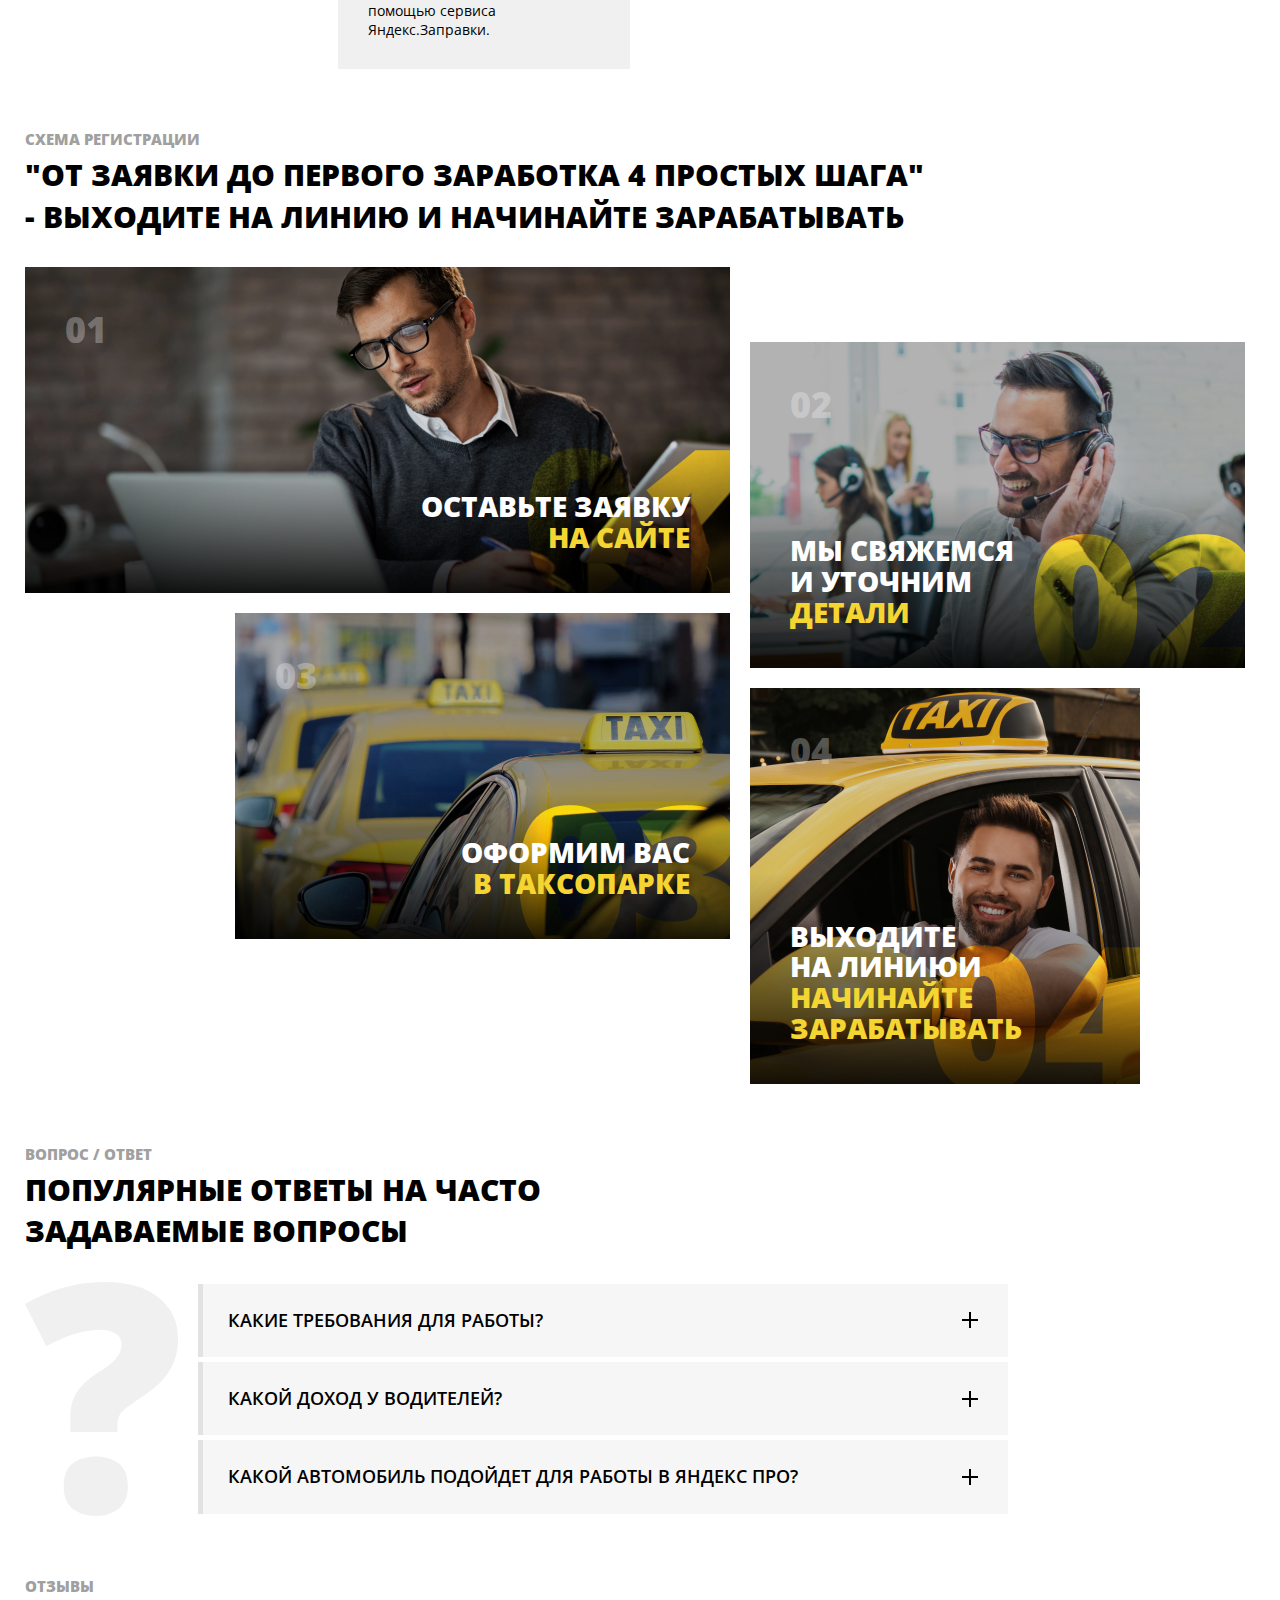
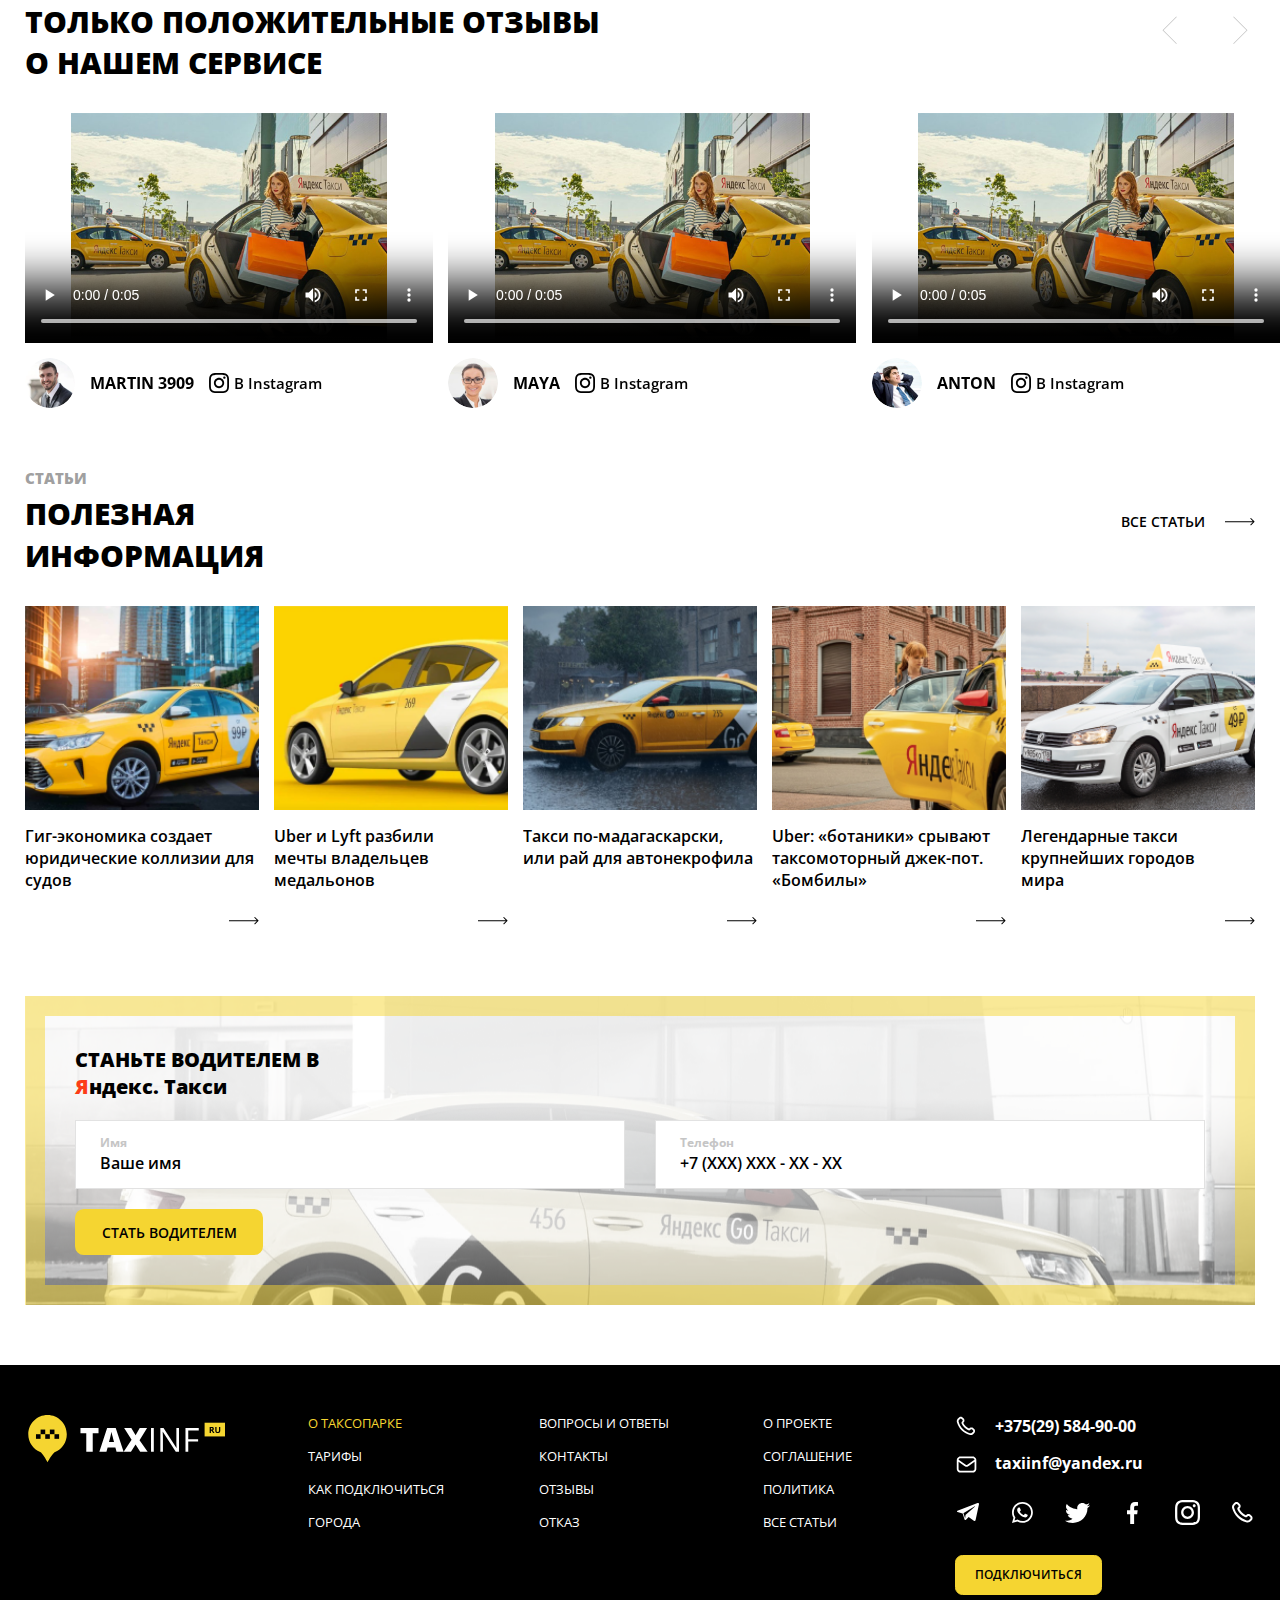
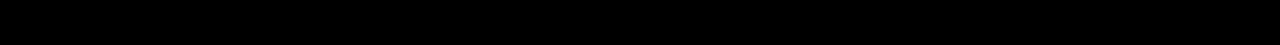
<file: main.html>
<!DOCTYPE html><html lang="ru"><head><meta charset="UTF-8"><meta http-equiv="x-ua-compatible" content="ie=edge"><meta name="viewport" content="width=device-width,initial-scale=1,shrink-to-fit=no"><meta name="robots" content="index, follow"><meta name="google" content="notranslate"><meta name="format-detection" content="telephone=no"><meta name="description" content=""><title>Главная</title><link rel="stylesheet" href="plugins/swiper/swiper-bundle.min.css"><link rel="stylesheet" href="css/style.min.css"></head><body><div class="wrapper"><header class="header"><div class="header__wrapper"><div class="header__container"><div class="header__logo logo-header"><a class="logo-header__link" href="#" data-anchor="main"><picture class="logo-header__image image"><source srcset="images/logo/logo.svg" media="(min-width: 768px)"><img src="images/logo/logo-mobile.svg" alt="Logo"></picture></a></div><div class="header__menu menu-header"><div class="menu-header__head"><span class="menu-header__label">Menu</span> <button class="menu-header__close" data-menu-close type="button"></button></div><div class="menu-header__body"><nav class="header__navigation navigation"><ul class="navigation__items"><li class="navigation__item"><a class="navigation__link" href="#">Все такси</a></li><li class="navigation__item"><a class="navigation__link" href="#">Работа водителем</a></li><li class="navigation__item"><a class="navigation__link" href="#">Партнерская программа</a></li><li class="navigation__item"><a class="navigation__link" href="#">Статьи</a></li><li class="navigation__item"><a class="navigation__link" href="#"><svg><use href="images/sprite.svg#lock" xlink:href="images/sprite.svg#lock"></use></svg> Личный кабинет</a></li></ul></nav><ul class="menu-header__anchors"><li class="menu-header__anchor" data-anchor="rates">Тарифы</li><li class="menu-header__anchor" data-anchor="reg-scheme">как подключиться</li><li class="menu-header__anchor" data-anchor="total-salary">расчет заработка</li><li class="menu-header__anchor" data-anchor="features">преимущества</li><li class="menu-header__anchor" data-anchor="answers">вопросы и ответы</li><li class="menu-header__anchor" data-anchor="reviews">отзывы</li></ul></div></div><div class="header__socials socials"><ul class="socials__items"><li class="socials__item"><a class="socials__link" href="#" target="_blank"><svg class="socials__icon"><use href="images/sprite.svg#telegram" xlink:href="images/sprite.svg#telegram"></use></svg></a></li><li class="socials__item"><a class="socials__link" href="#" target="_blank"><svg class="socials__icon"><use href="images/sprite.svg#whatsapp" xlink:href="images/sprite.svg#whatsapp"></use></svg></a></li><li class="socials__item"><a class="socials__link" href="#" target="_blank"><svg class="socials__icon"><use href="images/sprite.svg#phone" xlink:href="images/sprite.svg#phone"></use></svg></a></li></ul></div><button class="header__action button button_md" type="button" data-modal-show="feedback">Подключиться</button> <button class="header__menu-button" data-menu-close type="button"></button></div></div></header><main class="content"><div class="index"><section class="index__main main" data-observe="main"><div class="main__container"><div class="main__info"><h1 class="main__title">Работа водителем <span><span>В Яндекс.</span> Такси</span><br>на своём автомобиле с гарантией<br>дохода <span>8000 руб.</span> за смену</h1><form class="main__form form-main form"><span class="form-main__title">Станьте водителем в <span><span>Я</span>ндекс. Такси</span> </span><label class="form__group"><span class="form__name">Имя</span> <input class="form__input" type="text" placeholder="Ваше имя"><div class="form__line"></div></label> <label class="form__group"><span class="form__name">Телефон</span> <input class="form__input" type="tel" data-mask="tel" placeholder="+7 (XXX) XXX - XX - XX"><div class="form__line"></div></label> <button class="form__submit button" type="submit">Отправить данные</button></form></div></div></section><nav class="index__menu-anchor menu-anchor"><div class="container"><ul class="menu-anchor__items"><li class="menu-anchor__item current" data-anchor="rates">Тарифы</li><li class="menu-anchor__item" data-anchor="reg-scheme">как подключиться</li><li class="menu-anchor__item" data-anchor="total-salary">расчет заработка</li><li class="menu-anchor__item" data-anchor="features">преимущества</li><li class="menu-anchor__item" data-anchor="answers">вопросы и ответы</li><li class="menu-anchor__item" data-anchor="reviews">отзывы</li></ul></div></nav><section class="index__rates rates" data-observe="rates"><div class="container"><div class="rates__header"><h1 class="rates__title title"><span>тарифы</span> Подключаем водителей<br>на своем авто</h1></div><div class="rates__items"><div class="rates__item"><div class="rates__image image"><img src="images/rates/img_01.png" alt="Image"></div><div class="rates__info"><span class="rates__name"><span>Я</span>ндекс. Такси</span> <a class="rates__link" href="./taxi.html"><svg><use href="images/sprite.svg#arrow" xlink:href="images/sprite.svg#arrow"></use></svg></a></div></div><div class="rates__item"><div class="rates__image image"><img src="images/rates/img_02.png" alt="Image"></div><div class="rates__info"><span class="rates__name"><span>Я</span>ндекс. Доставка</span> <a class="rates__link" href="./delivery.html"><svg><use href="images/sprite.svg#arrow" xlink:href="images/sprite.svg#arrow"></use></svg></a></div></div><div class="rates__item"><div class="rates__image image"><img src="images/rates/img_03.png" alt="Image"></div><div class="rates__info"><span class="rates__name"><span>Я</span>ндекс. Курьер</span> <a class="rates__link" href="./courier.html"><svg><use href="images/sprite.svg#arrow" xlink:href="images/sprite.svg#arrow"></use></svg></a></div></div><div class="rates__item"><div class="rates__image image"><img src="images/rates/img_04.png" alt="Image"></div><div class="rates__info"><span class="rates__name"><span>Я</span>ндекс. Грузовой</span> <a class="rates__link" href="./cargo.html"><svg><use href="images/sprite.svg#arrow" xlink:href="images/sprite.svg#arrow"></use></svg></a></div></div></div></div></section><section class="index__bonuses bonuses"><div class="container"><div class="bonuses__flex"><div class="bonuses__left"><div class="bonuses__svg-text image"><img src="images/bonuses/text.svg" alt="Text"></div></div><div class="bonuses__right"><p class="bonuses__info">как участвовать в реферальной программе и сколько <span>можно заработать на этом?</span></p><button class="bonuses__button button" type="button">Узнать больше</button></div></div></div></section><section class="index__total-salary total-salary"><div class="container"><div class="total-salary__flex"><h1 class="total-salary__title"><span>Посчитайте,</span> сколько можете <strong>заработать</strong></h1><div class="total-salary__calc calc-salary" data-calc-salary="schedule"><div class="calc-salary__container"><span class="calc-salary__label">Чтобы узнать, какую сумму можно заработать за месяц, выберите предполагаемый график работы:</span><div class="calc-salary__group" data-calc="hour"><span class="calc-salary__name">часов в день</span><div class="calc-salary__data"><button class="calc-salary__action" data-calc-minus><svg><use href="images/sprite.svg#minus" xlink:href="images/sprite.svg#minus"></use></svg></button> <input class="calc-salary__area" value="8 часов" readonly="readonly"><button class="calc-salary__action" data-calc-plus><svg><use href="images/sprite.svg#plus" xlink:href="images/sprite.svg#plus"></use></svg></button></div></div><div class="calc-salary__group" data-calc="day"><span class="calc-salary__name">Дней в неделю</span><div class="calc-salary__data"><button class="calc-salary__action" data-calc-minus><svg><use href="images/sprite.svg#minus" xlink:href="images/sprite.svg#minus"></use></svg></button> <input class="calc-salary__area" value="23 дня" readonly="readonly"><button class="calc-salary__action" data-calc-plus><svg><use href="images/sprite.svg#plus" xlink:href="images/sprite.svg#plus"></use></svg></button></div></div><p class="calc-salary__result">Ваш заработок в месяц <span>до 89 600 ₽</span></p><p class="calc-salary__info">Указан средний доход водителей в группе городов* после вычета комиссии сервиса Яндекс.Такси и без учёта комиссии службы такси. По данным статистики сервиса Яндекс.Такси с 01.11.2022 до 30.11.2022.</p><button class="calc-salary__button button" type="button">стать водителем</button></div></div></div></div></section><section class="index__features features"><div class="container"><h1 class="features__title title"><span>Почему мы</span> ПРЕИМУЩЕСТВА РАБОТЫ<br>С НАМИ</h1><div class="features__grid"><div class="features__item features__item_01"><div class="features__icon image"><img src="images/feature/icon_05.svg" alt="Icon"></div><span class="features__label">Выгодные<br>условия</span><p class="features__info">Минимальная комиссия парка. Моментальный вывод денежных средств 24/7 в любое время на карту любого банка.</p></div><div class="features__item features__item_02"><div class="features__icon image"><img src="images/feature/icon_03.svg" alt="Icon"></div><span class="features__label">Быстрый<br>старт</span><p class="features__info">Дистанционное подключение за 10 минут через любой удобный мессенджер.</p></div><div class="features__item features__item_03"><div class="features__icon image"><img src="images/feature/icon_06.svg" alt="Icon"></div><span class="features__label">Удобные<br>Заправки</span><p class="features__info">Возможность заправляться через приложение Яндекс Про с помощью сервиса Яндекс.Заправки.</p></div><div class="features__item features__item_04"><div class="features__icon image"><img src="images/feature/icon_02.svg" alt="Icon"></div><span class="features__label">Сертифицированный парк</span><p class="features__info">Официальный сертифицирован- ный партнер Яндекс Такси с 2016 г. Подключаем водителей по всей России.</p></div><div class="features__item features__item_05"><div class="features__icon image"><img src="images/feature/icon_01.svg" alt="Icon"></div><span class="features__label">Обучающий центр<br>по тарифу "Детский"</span><p class="features__info">Помогаем подключить тариф "Детский", проводим обучение по установке детского кресла.</p></div><div class="features__item features__item_06"><div class="features__icon image"><img src="images/feature/icon_04.svg" alt="Icon"></div><span class="features__label">Техподдержка<br>водителей</span><p class="features__info">Оперативно отвечаем и помогаем по всем вопросам. Прямой телефонный звонок в Яндекс Поддержку.</p></div></div></div></section><section class="index__reg-scheme reg-scheme" data-observe="reg-scheme"><div class="container"><h1 class="reg-scheme__title title"><span>СХЕМА РЕГИСТРАЦИИ</span> "от заявки до первого заработка 4 простых шага"<br>- выходите на линию и начинайте зарабатывать</h1><div class="reg-scheme__grid"><div class="reg-scheme__item-01"><div class="reg-scheme__step-01"><p class="reg-scheme__text">Оставьте заявку<br><span>на сайте</span></p></div></div><div class="reg-scheme__item-02"><div class="reg-scheme__step-02"><p class="reg-scheme__text">Мы свяжемся<br>и уточним<br><span>детали</span></p></div></div><div class="reg-scheme__item-03"><div class="reg-scheme__step-03"><p class="reg-scheme__text">Оформим вас<br><span>в таксопарке</span></p></div></div><div class="reg-scheme__item-04"><div class="reg-scheme__step-04"><p class="reg-scheme__text">Выходите<br>на линиюи<br><span>начинайте зарабатывать</span></p></div></div></div></div></section><section class="index__answers answers" data-observe="answers"><div class="container"><h1 class="answers__title title"><span>Вопрос / ответ</span> Популярные Ответы на часто<br>задаваемые вопросы</h1><div class="answers__flex"><div class="answers__icon image"><img src="images/answers/icon_01.svg" alt="Icon"></div><div class="answers__accordion accordion"><div class="accordion__item"><div class="accordion__button">Какие требования для работы?</div><div class="accordion__body"><div class="accordion__info">Заработок водителей зависит от многих факторов: от графика работы, региона, погодных условий, спроса. График работы в Яндекс Про гибкий - вы можете выходить на линию в удобное для вас время, и работать до 12 часов в сутки. В Яндекс про можно как подрабатывать, так и выполнять заказы ежедневно. В разделе "Заработок" в приложении можно проверить список всех поездок и информацию по каждой из них.</div></div></div><div class="accordion__item"><div class="accordion__button">Какой доход у водителей?</div><div class="accordion__body"><div class="accordion__info">Заработок водителей зависит от многих факторов: от графика работы, региона, погодных условий, спроса. График работы в Яндекс Про гибкий - вы можете выходить на линию в удобное для вас время, и работать до 12 часов в сутки. В Яндекс про можно как подрабатывать, так и выполнять заказы ежедневно. В разделе "Заработок" в приложении можно проверить список всех поездок и информацию по каждой из них. часов в сутки. В Яндекс про можно как подрабатывать, так и выполнять заказы ежедневно. В разделе "Заработок" в приложении можно проверить список всех поездок и информацию по каждой из них.</div></div></div><div class="accordion__item"><div class="accordion__button">Какой автомобиль подойдет для работы в Яндекс Про?</div><div class="accordion__body"><div class="accordion__info">Заработок водителей зависит от многих факторов: от графика работы, региона, погодных условий, спроса. График работы в Яндекс Про гибкий - вы можете выходить на линию в удобное для вас время, и работать до 12 часов в сутки. В Яндекс про можно как подрабатывать, так и выполнять заказы ежедневно. В разделе "Заработок" в приложении можно проверить список всех поездок и информацию по каждой из них.</div></div></div></div></div></div></section><section class="index__reviews reviews" data-observe="reviews"><div class="container"><div class="reviews__header"><h1 class="reviews__title title"><span>отзывы</span> только положительные Отзывы<br>о нашем сервисе</h1><div class="reviews__slider-controls slider-controls"><button class="slider-controls__button-prev" type="button"><svg><use href="images/sprite.svg#arrow-prev" xlink:href="images/sprite.svg#arrow-prev"></use></svg></button> <button class="slider-controls__button-next" type="button"><svg><use href="images/sprite.svg#arrow-next" xlink:href="images/sprite.svg#arrow-next"></use></svg></button></div></div></div><div class="reviews__slider"><div class="swiper"><div class="swiper-wrapper"><div class="swiper-slide"><div class="reviews__item"><div class="reviews__preview image"><video class="video" preload="metadata" controls poster="images/reviews/img_01.png"><source src="./video.mp4" type="video/mp4"></video></div><div class="reviews__data"><div class="reviews__avatar image"><img src="images/reviews/avatar_01.png" alt="avatar"></div><div class="reviews__info"><div class="reviews__user-name">Martin 3909</div><a class="reviews__link" href="#"><svg><use href="images/sprite.svg#instagram" xlink:href="images/sprite.svg#instagram"></use></svg> В Instagram</a></div></div></div></div><div class="swiper-slide"><div class="reviews__item"><div class="reviews__preview image"><video class="video" preload="metadata" controls poster="images/reviews/img_01.png"><source src="./video.mp4" type="video/mp4"></video></div><div class="reviews__data"><div class="reviews__avatar image"><img src="images/reviews/avatar_02.png" alt="avatar"></div><div class="reviews__info"><div class="reviews__user-name">Maya</div><a class="reviews__link" href="#"><svg><use href="images/sprite.svg#instagram" xlink:href="images/sprite.svg#instagram"></use></svg> В Instagram</a></div></div></div></div><div class="swiper-slide"><div class="reviews__item"><div class="reviews__preview image"><video class="video" preload="metadata" controls poster="images/reviews/img_01.png"><source src="./video.mp4" type="video/mp4"></video></div><div class="reviews__data"><div class="reviews__avatar image"><img src="images/reviews/avatar_03.png" alt="avatar"></div><div class="reviews__info"><div class="reviews__user-name">Anton</div><a class="reviews__link" href="#"><svg><use href="images/sprite.svg#instagram" xlink:href="images/sprite.svg#instagram"></use></svg> В Instagram</a></div></div></div></div></div></div></div></section><section class="index__articles articles"><div class="container"><div class="articles__header"><h1 class="articles__title title"><span>Статьи</span> полезная<br>информация</h1><a class="articles__link" href="#"><span>все статьи</span> <svg><use href="images/sprite.svg#arrow" xlink:href="images/sprite.svg#arrow"></use></svg></a></div><div class="articles__items"><article class="articles__article"><div class="articles__image image"><img src="images/articles/img_01.png" alt="image"></div><h4 class="articles__label">Гиг-экономика создает юридические коллизии для судов</h4><a class="articles__link" href="#"><svg><use href="images/sprite.svg#arrow" xlink:href="images/sprite.svg#arrow"></use></svg></a></article><article class="articles__article"><div class="articles__image image"><img src="images/articles/img_02.png" alt="image"></div><h4 class="articles__label">Uber и Lyft разбили<br>мечты владельцев медальонов</h4><a class="articles__link" href="#"><svg><use href="images/sprite.svg#arrow" xlink:href="images/sprite.svg#arrow"></use></svg></a></article><article class="articles__article"><div class="articles__image image"><img src="images/articles/img_03.png" alt="image"></div><h4 class="articles__label">Такси по-мадагаскарски, или рай для автонекрофила</h4><a class="articles__link" href="#"><svg><use href="images/sprite.svg#arrow" xlink:href="images/sprite.svg#arrow"></use></svg></a></article><article class="articles__article"><div class="articles__image image"><img src="images/articles/img_04.png" alt="image"></div><h4 class="articles__label">Uber: «ботаники» срывают таксомоторный джек-пот. «Бомбилы»</h4><a class="articles__link" href="#"><svg><use href="images/sprite.svg#arrow" xlink:href="images/sprite.svg#arrow"></use></svg></a></article><article class="articles__article"><div class="articles__image image"><img src="images/articles/img_05.png" alt="image"></div><h4 class="articles__label">Легендарные такси крупнейших городов<br>мира</h4><a class="articles__link" href="#"><svg><use href="images/sprite.svg#arrow" xlink:href="images/sprite.svg#arrow"></use></svg></a></article></div></div></section><section class="index__become-driver become-driver"><div class="container"><div class="become-driver__container"><h3 class="become-driver__title">Станьте водителем в<br><span><span>Я</span>ндекс. Такси</span></h3><form class="become-driver__form form"><div class="become-driver__row"><label class="form__group"><span class="form__name">Имя</span> <input class="form__input" type="text" placeholder="Ваше имя"><div class="form__line"></div></label> <label class="form__group"><span class="form__name">Телефон</span> <input class="form__input" type="tel" data-mask="tel" placeholder="+7 (XXX) XXX - XX - XX"><div class="form__line"></div></label></div><button class="form__submit button" type="submit">Стать водителем</button></form></div></div></section></div></main><footer class="footer"><div class="container"><div class="footer__container"><div class="logo-footer"><a class="logo-footer__link" href="#" data-anchor="main"><picture class="logo-footer__image image"><source srcset="images/logo/logo-footer.svg" media="(min-width: 768px)"><img src="images/logo/logo-mobile.svg" alt="Logo"></picture></a></div><div class="navigation-footer"><ul class="navigation-footer__row"><div class="navigation-footer__col"><li class="navigation-footer__item current" data-anchor="main">О таксопарке</li><li class="navigation-footer__item" data-anchor="rates">Тарифы</li><li class="navigation-footer__item" data-anchor="reg-scheme">Как подключиться</li><li class="navigation-footer__item"><a class="navigation-footer__link" href="#">Города</a></li></div><div class="navigation-footer__col"><li class="navigation-footer__item" data-anchor="answers">Вопросы и ответы</li><li class="navigation-footer__item" data-anchor="">Контакты</li><li class="navigation-footer__item" data-anchor="reviews">отзывы</li><li class="navigation-footer__item"><a class="navigation-footer__link" href="#">Отказ</a></li></div><div class="navigation-footer__col"><li class="navigation-footer__item"><a class="navigation-footer__link" href="#">О проекте</a></li><li class="navigation-footer__item"><a class="navigation-footer__link" href="#">Соглашение</a></li><li class="navigation-footer__item"><a class="navigation-footer__link" href="#">Политика</a></li><li class="navigation-footer__item"><a class="navigation-footer__link" href="#">Все статьи</a></li></div></ul></div><div class="footer__info"><div class="footer__links"><a class="footer__link" href="tel:+999999999"><svg><use href="images/sprite.svg#phone" xlink:href="images/sprite.svg#phone"></use></svg> +375(29) 584-90-00</a> <a class="footer__link" href="taxiinf@yandex.ru"><svg><use href="images/sprite.svg#mail" xlink:href="images/sprite.svg#mail"></use></svg> taxiinf@yandex.ru</a></div><div class="socials-footer"><ul class="socials-footer__items"><li class="socials-footer__item"><a class="socials-footer__link" href="#" target="_blank"><svg><use href="images/sprite.svg#telegram" xlink:href="images/sprite.svg#telegram"></use></svg></a></li><li class="socials-footer__item"><a class="socials-footer__link" href="#" target="_blank"><svg><use href="images/sprite.svg#whatsapp" xlink:href="images/sprite.svg#whatsapp"></use></svg></a></li><li class="socials-footer__item"><a class="socials-footer__link" href="#" target="_blank"><svg><use href="images/sprite.svg#twitter" xlink:href="images/sprite.svg#twitter"></use></svg></a></li><li class="socials-footer__item"><a class="socials-footer__link" href="#" target="_blank"><svg><use href="images/sprite.svg#facebook" xlink:href="images/sprite.svg#facebook"></use></svg></a></li><li class="socials-footer__item"><a class="socials-footer__link" href="#" target="_blank"><svg><use href="images/sprite.svg#instagram" xlink:href="images/sprite.svg#instagram"></use></svg></a></li><li class="socials-footer__item"><a class="socials-footer__link" href="#" target="_blank"><svg><use href="images/sprite.svg#phone" xlink:href="images/sprite.svg#phone"></use></svg></a></li></ul></div><button class="footer__action button button_md" data-modal-show="feedback">подключиться</button></div></div></div></footer></div><div class="modal" data-modal="feedback"><div class="modal__wrapper"><div class="modal__body"><div class="modal__button-close" data-modal-close><svg><use href="images/sprite.svg#modal-close" xlink:href="images/sprite.svg#modal-close"></use></svg></div><div class="modal__title title"><span>Обратная связь</span> Станьте водителемв<br><div class="title__yandex"><strong>Я</strong>ндекс. Такси</div></div><form class="modal__form form"><label class="form__group"><span class="form__name">Имя</span> <input class="form__input" type="text" placeholder="Ваше имя"><div class="form__line"></div></label> <label class="form__group"><span class="form__name">Телефон</span> <input class="form__input" type="tel" data-mask="tel" placeholder="+7 (XXX) XXX - XX - XX"><div class="form__line"></div></label> <button class="form__submit button" type="submit">Отправить данные</button></form></div></div></div><script src="plugins/swiper/swiper-bundle.min.js"></script><script src="plugins/inputmask/inputmask.min.js"></script><script src="js/main.js"></script></body></html>
</file>
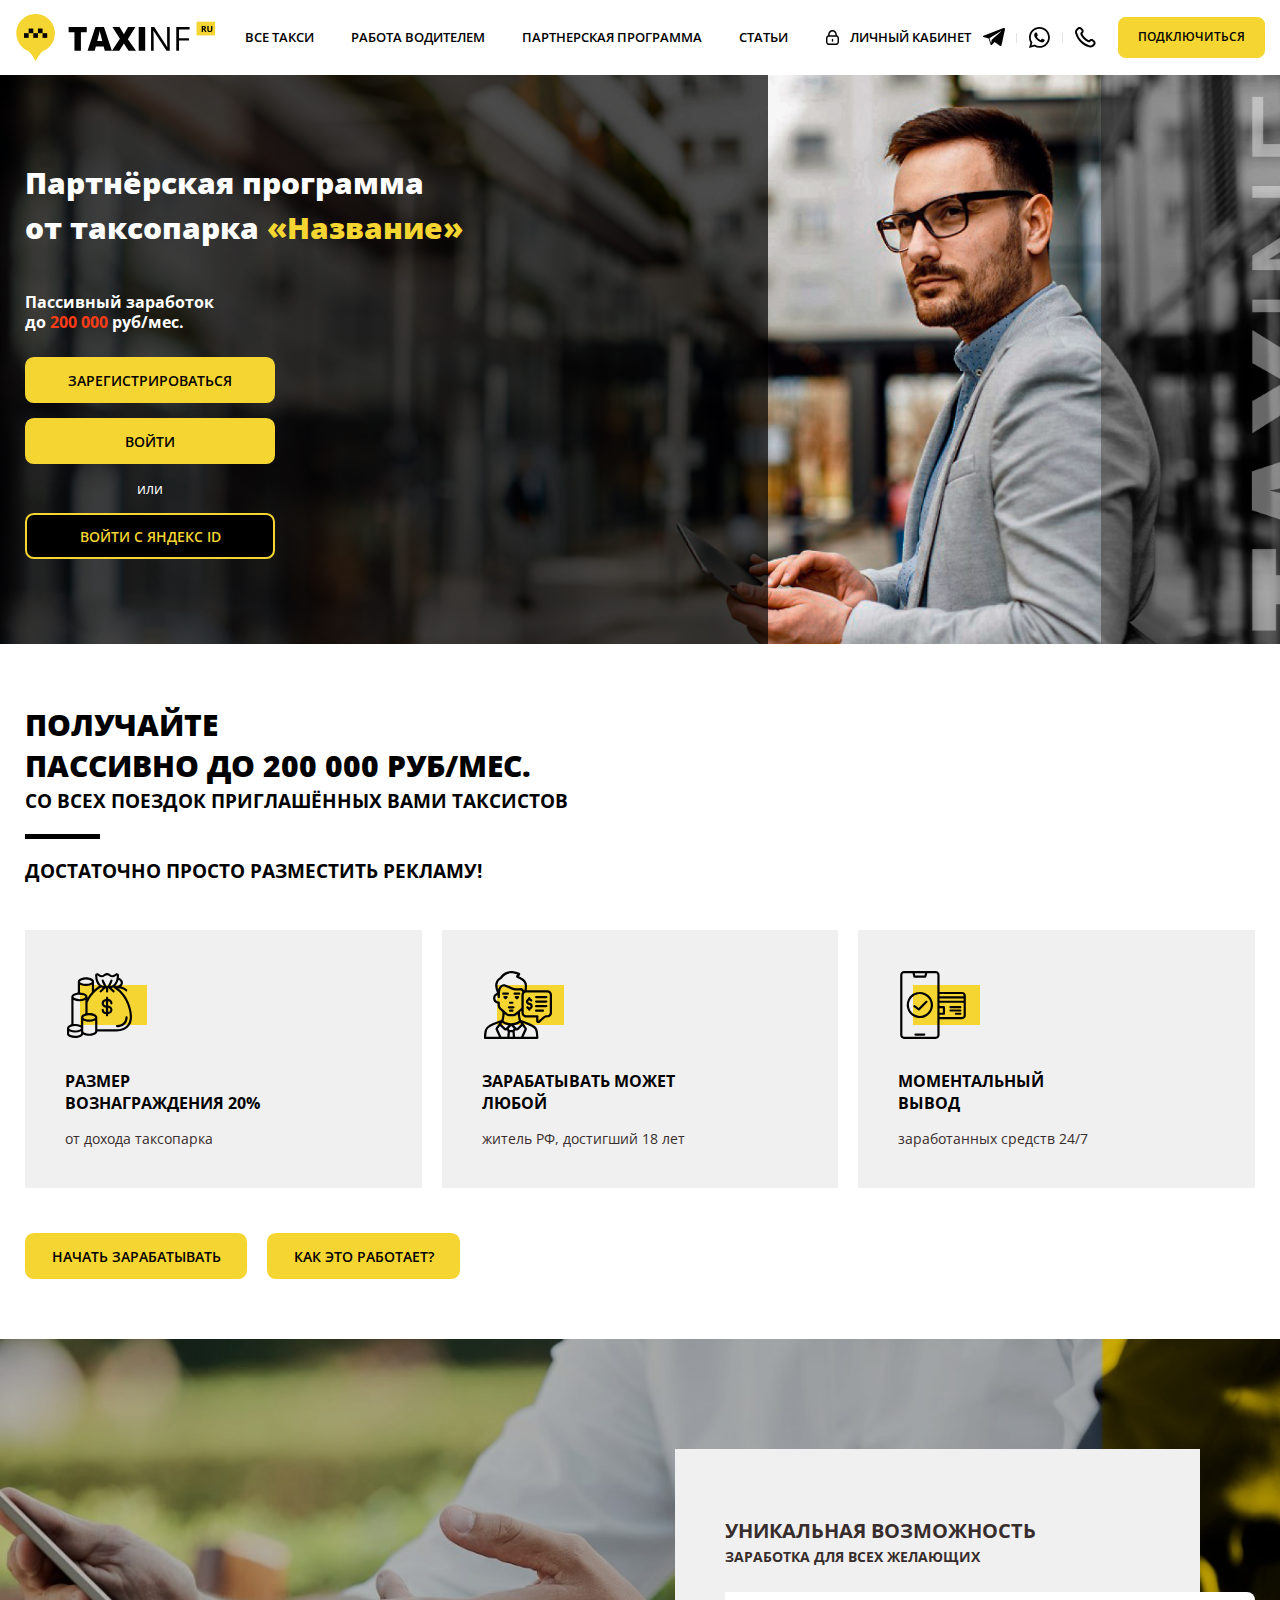
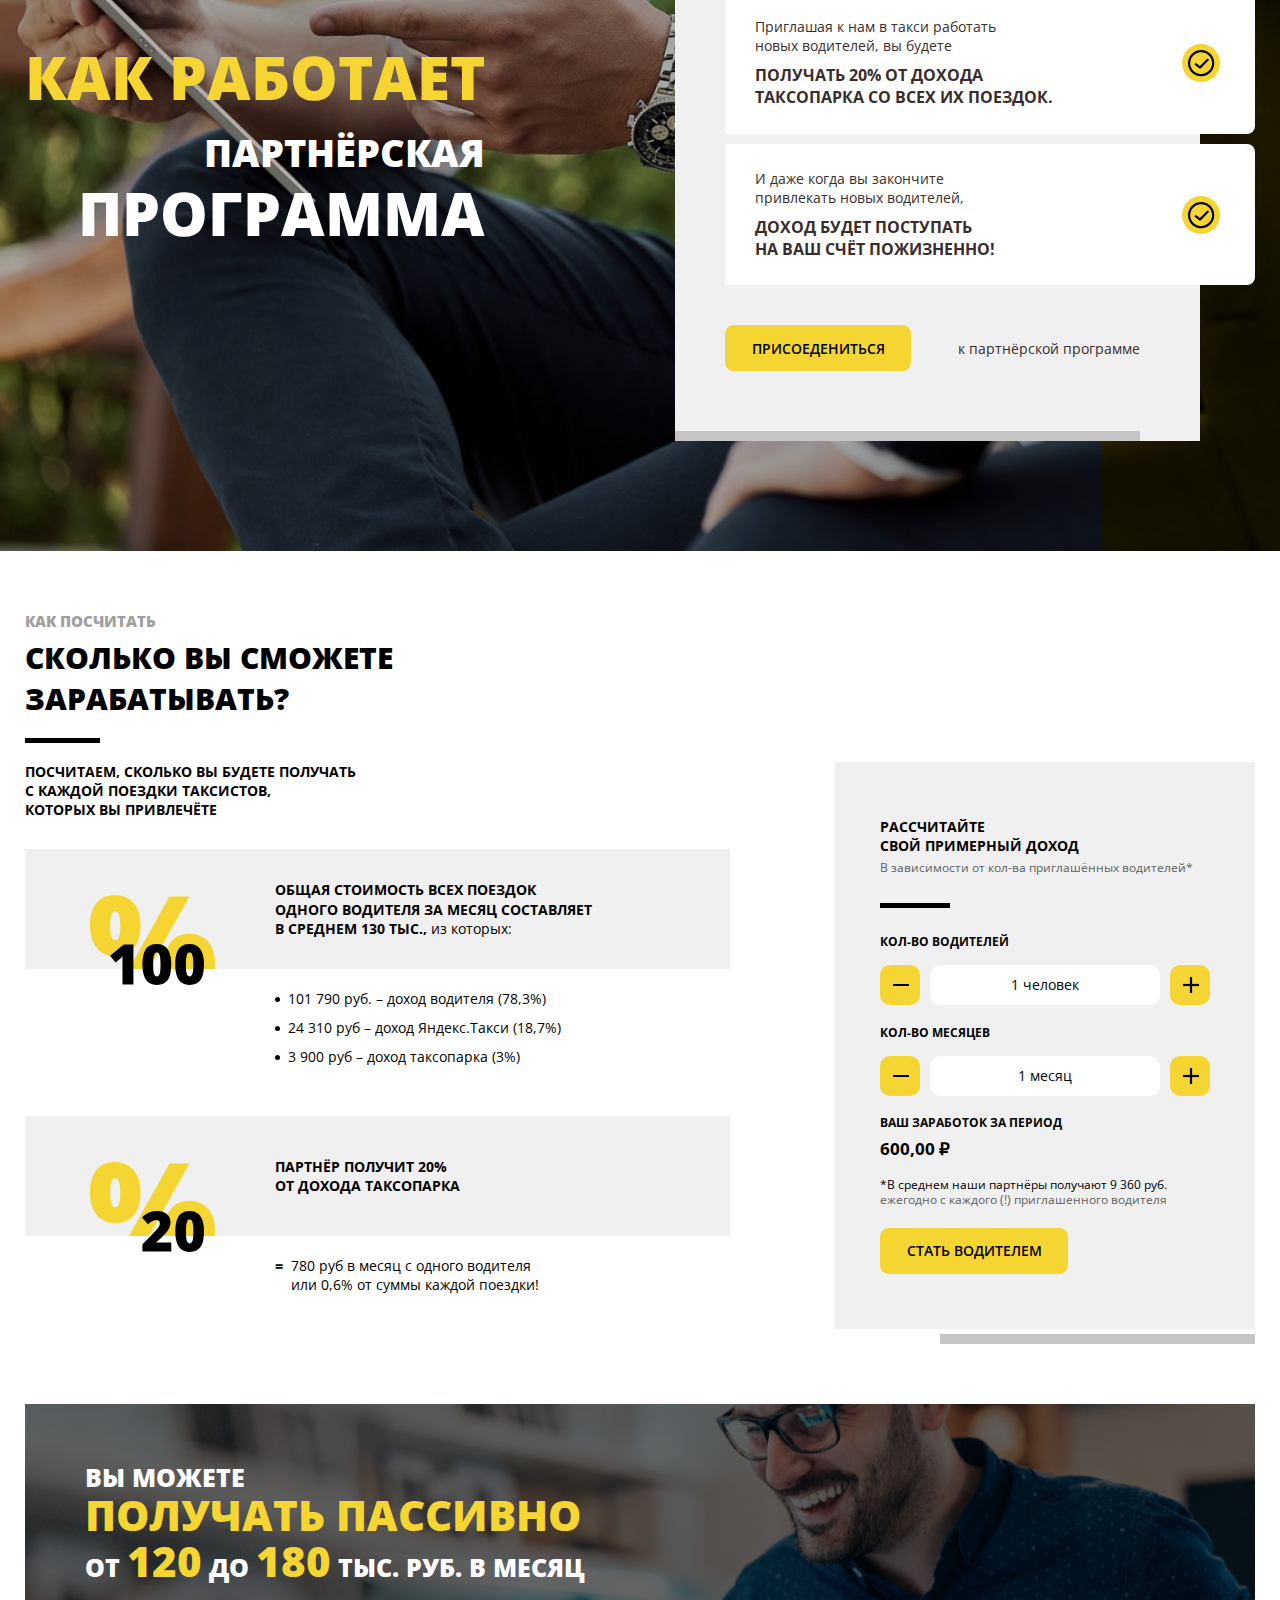
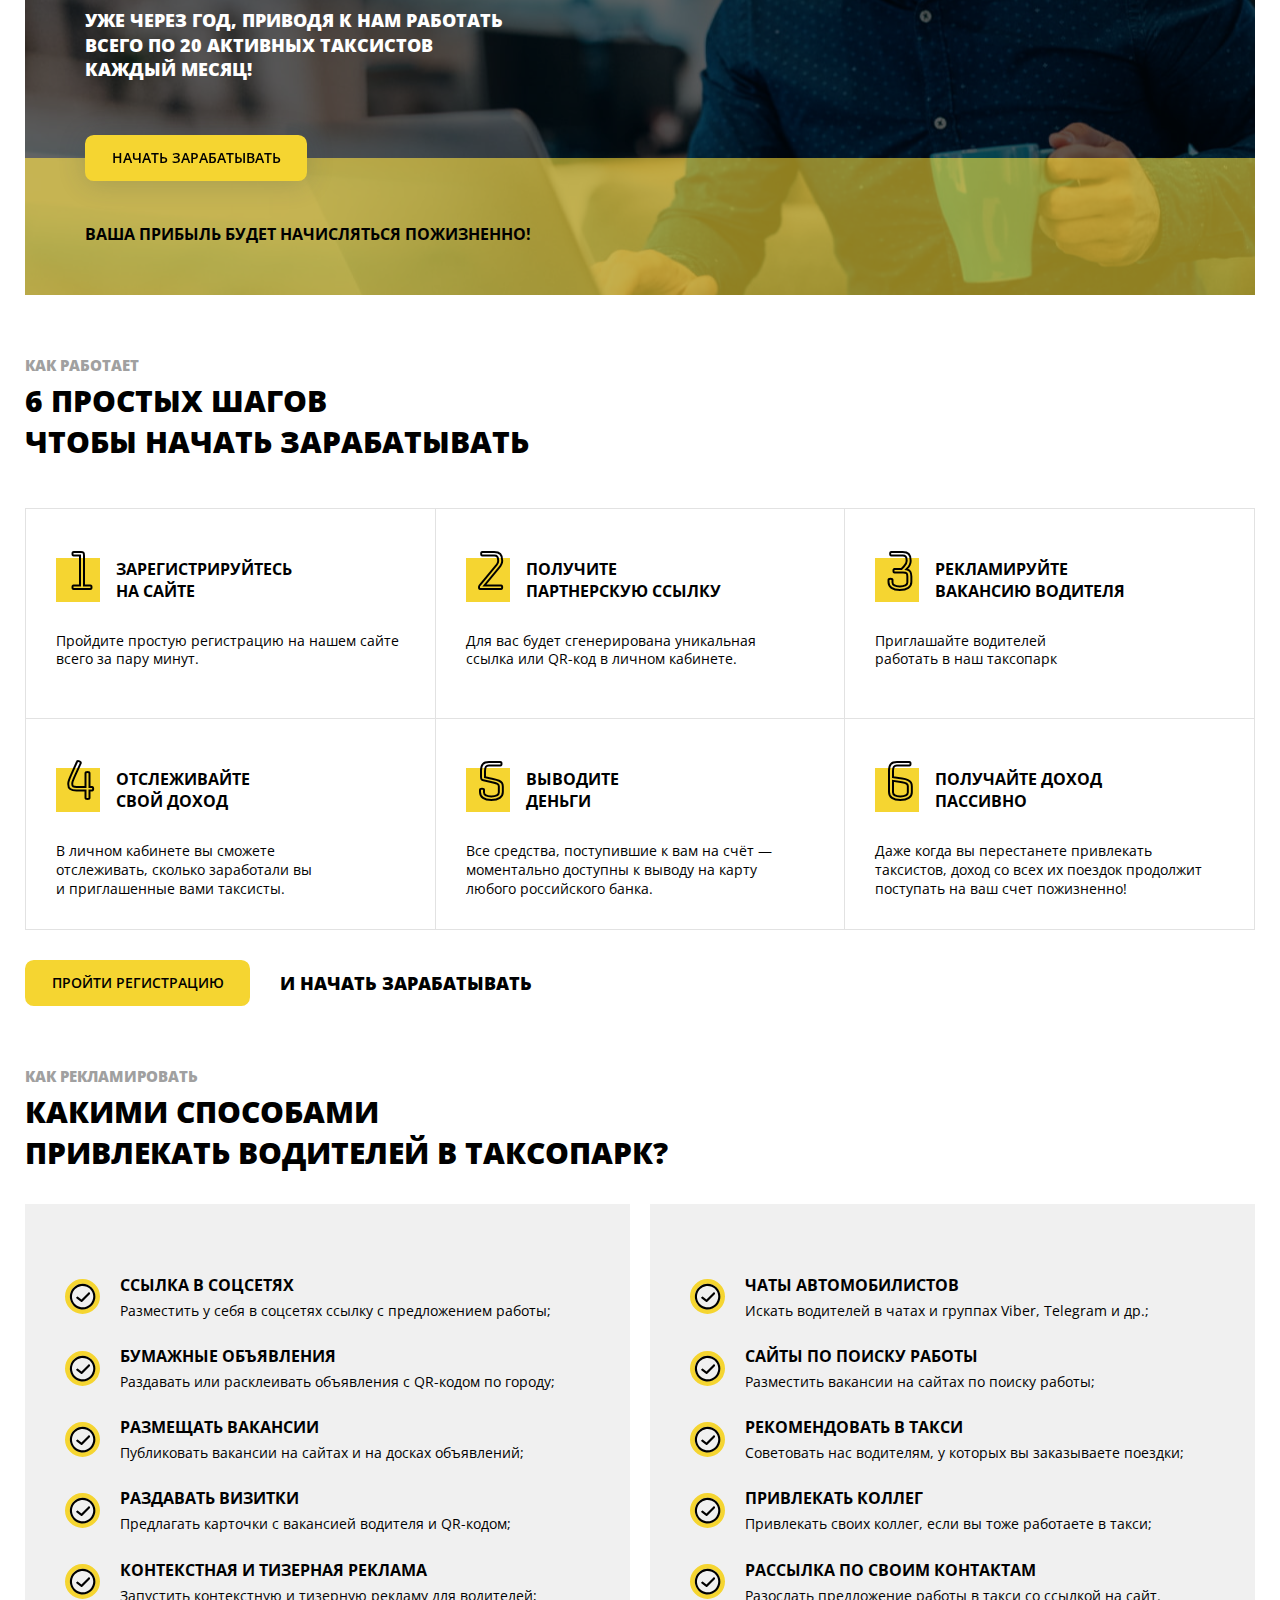
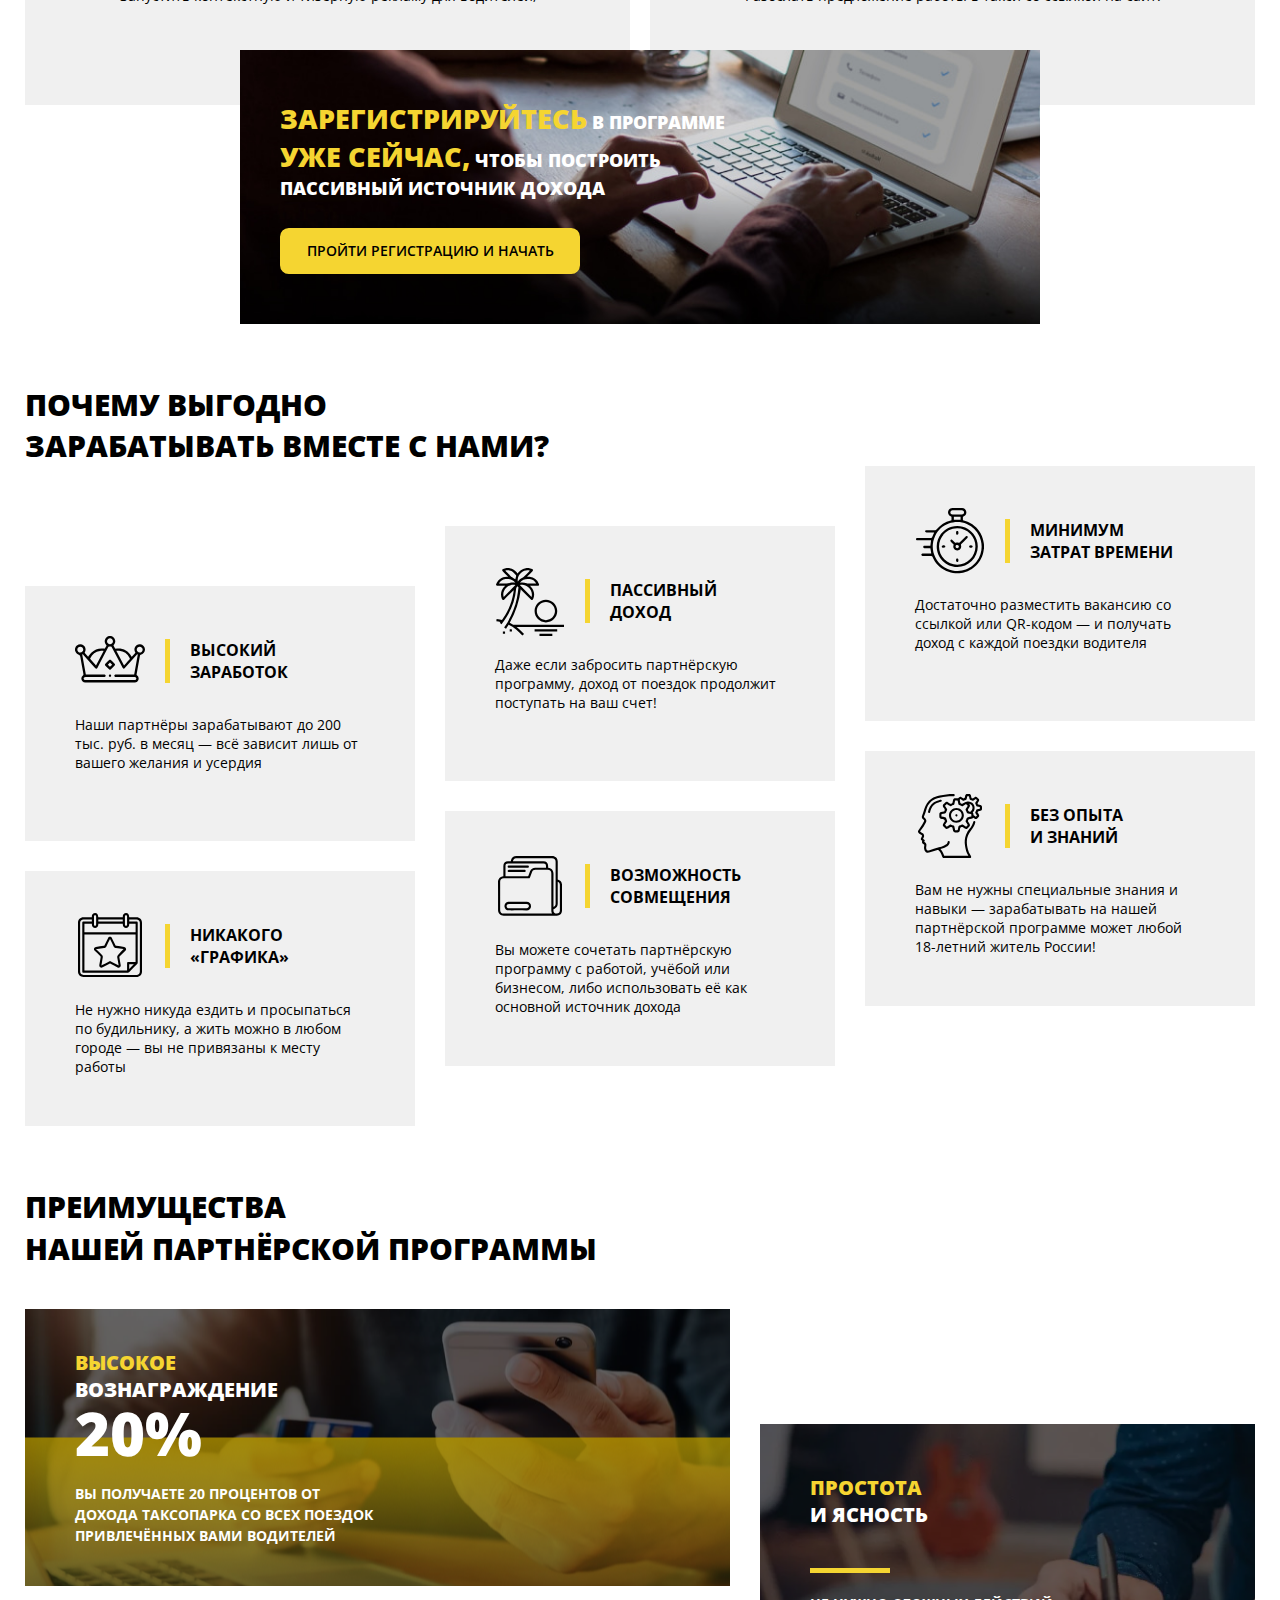
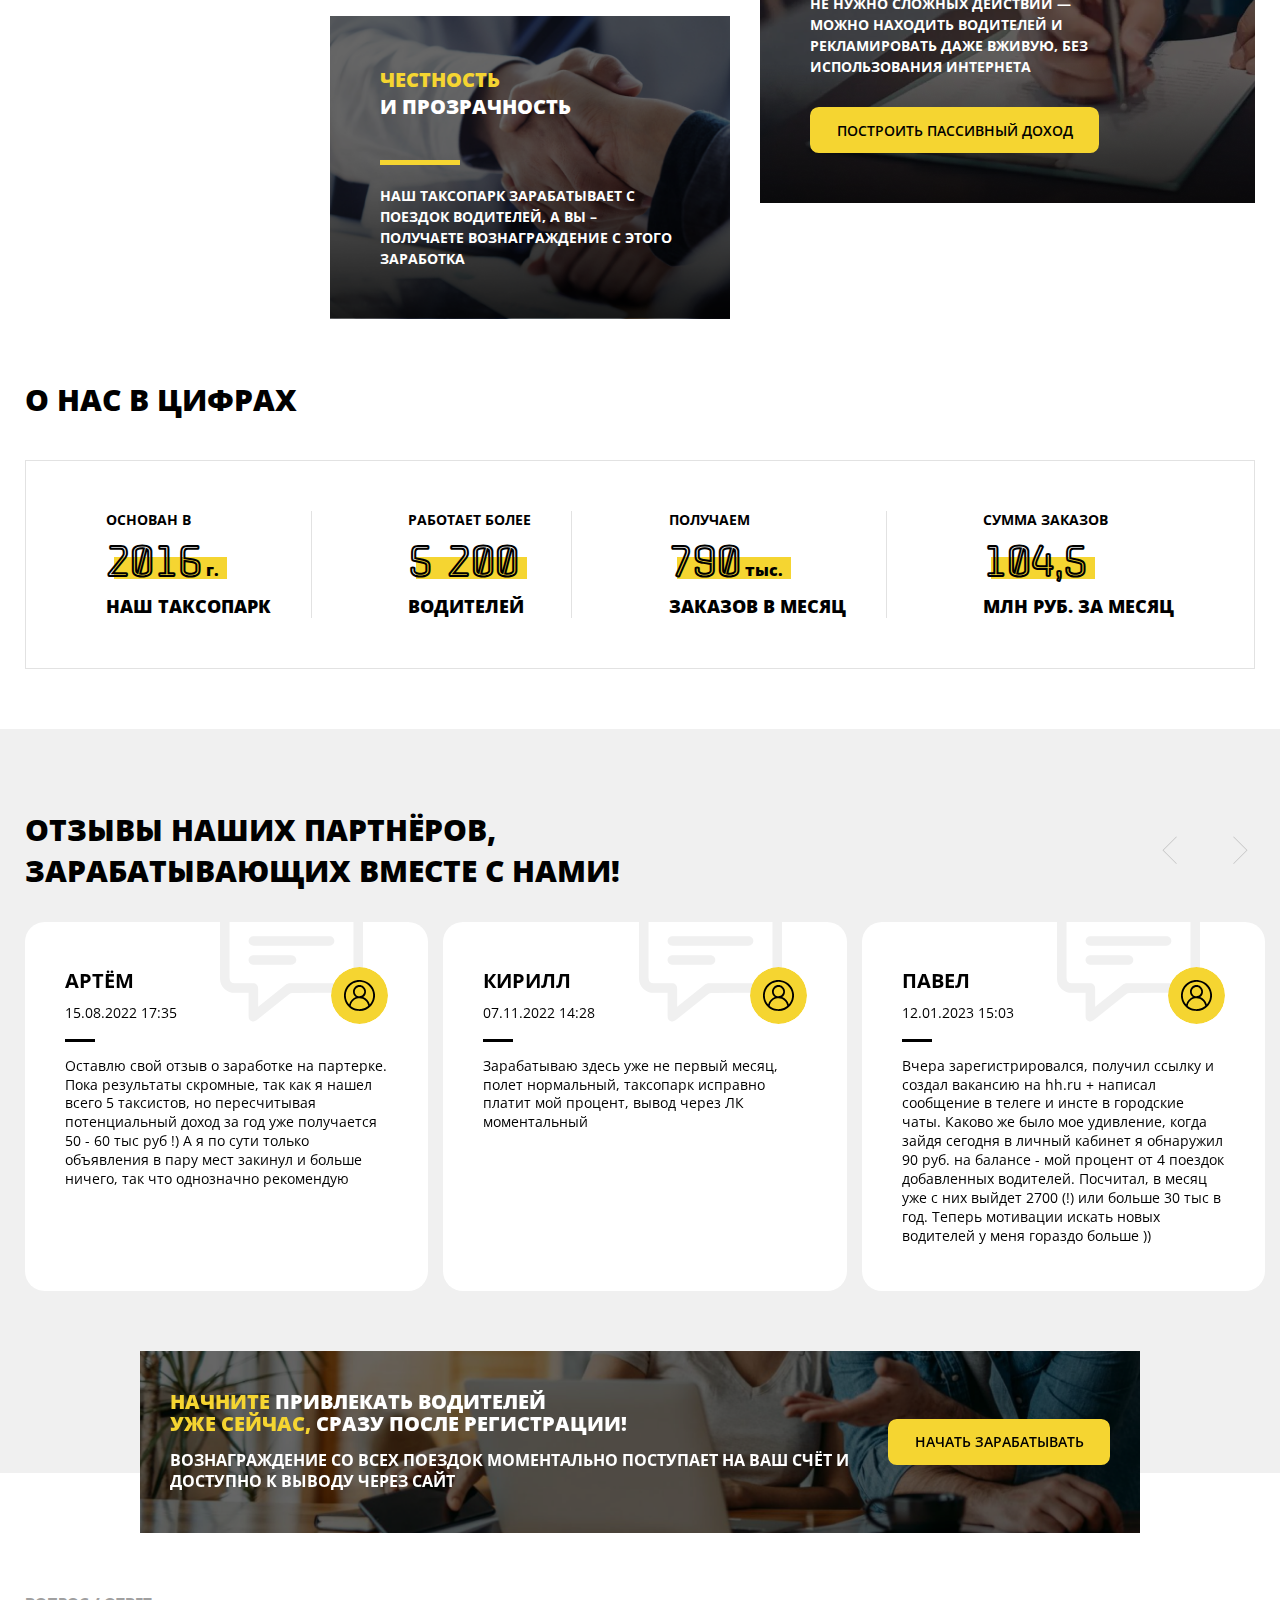
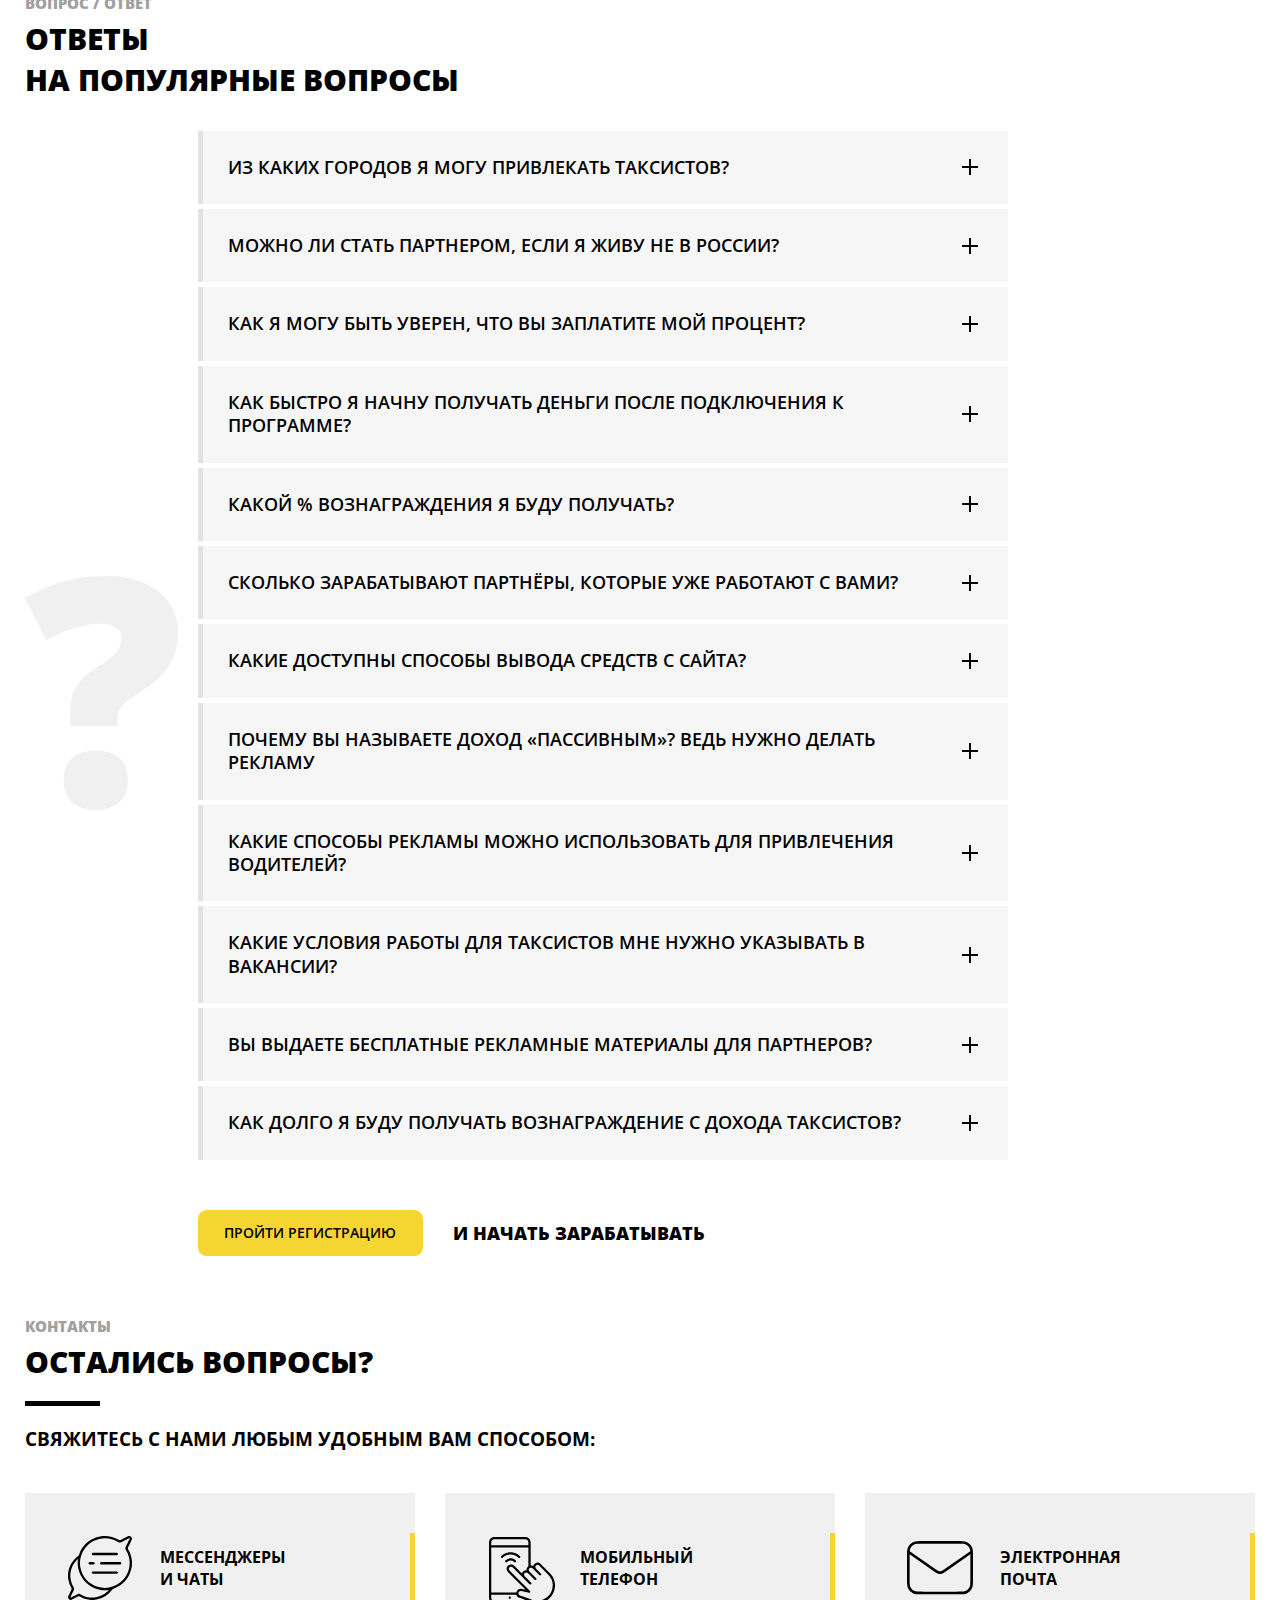
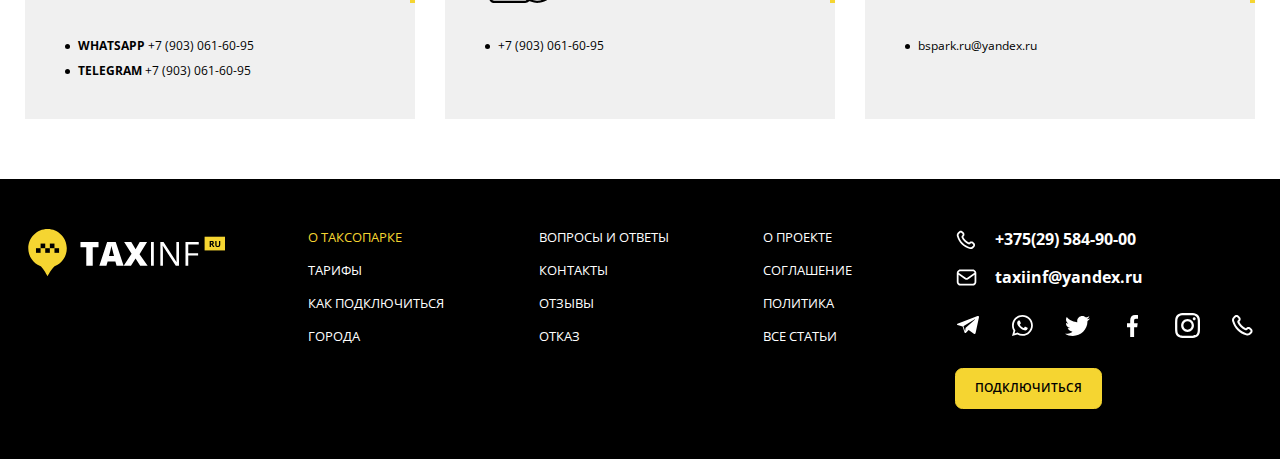
<file: partnership.html>
<!DOCTYPE html><html lang="ru"><head><meta charset="UTF-8"><meta http-equiv="x-ua-compatible" content="ie=edge"><meta name="viewport" content="width=device-width,initial-scale=1,shrink-to-fit=no"><meta name="robots" content="index, follow"><meta name="google" content="notranslate"><meta name="format-detection" content="telephone=no"><meta name="description" content=""><title>Партнёрская программа</title><link rel="stylesheet" href="plugins/swiper/swiper-bundle.min.css"><link rel="stylesheet" href="css/style.min.css"></head><body><div class="wrapper"><header class="header"><div class="header__wrapper"><div class="header__container"><div class="header__logo logo-header"><a class="logo-header__link" href="#" data-anchor="main"><picture class="logo-header__image image"><source srcset="images/logo/logo.svg" media="(min-width: 768px)"><img src="images/logo/logo-mobile.svg" alt="Logo"></picture></a></div><div class="header__menu menu-header"><div class="menu-header__head"><span class="menu-header__label">Menu</span> <button class="menu-header__close" data-menu-close type="button"></button></div><div class="menu-header__body"><nav class="header__navigation navigation"><ul class="navigation__items"><li class="navigation__item"><a class="navigation__link" href="#">Все такси</a></li><li class="navigation__item"><a class="navigation__link" href="#">Работа водителем</a></li><li class="navigation__item"><a class="navigation__link" href="#">Партнерская программа</a></li><li class="navigation__item"><a class="navigation__link" href="#">Статьи</a></li><li class="navigation__item"><a class="navigation__link" href="#"><svg><use href="images/sprite.svg#lock" xlink:href="images/sprite.svg#lock"></use></svg> Личный кабинет</a></li></ul></nav><ul class="menu-header__anchors"><li class="menu-header__anchor" data-anchor="rates">Тарифы</li><li class="menu-header__anchor" data-anchor="reg-scheme">как подключиться</li><li class="menu-header__anchor" data-anchor="total-salary">расчет заработка</li><li class="menu-header__anchor" data-anchor="features">преимущества</li><li class="menu-header__anchor" data-anchor="answers">вопросы и ответы</li><li class="menu-header__anchor" data-anchor="reviews">отзывы</li></ul></div></div><div class="header__socials socials"><ul class="socials__items"><li class="socials__item"><a class="socials__link" href="#" target="_blank"><svg class="socials__icon"><use href="images/sprite.svg#telegram" xlink:href="images/sprite.svg#telegram"></use></svg></a></li><li class="socials__item"><a class="socials__link" href="#" target="_blank"><svg class="socials__icon"><use href="images/sprite.svg#whatsapp" xlink:href="images/sprite.svg#whatsapp"></use></svg></a></li><li class="socials__item"><a class="socials__link" href="#" target="_blank"><svg class="socials__icon"><use href="images/sprite.svg#phone" xlink:href="images/sprite.svg#phone"></use></svg></a></li></ul></div><button class="header__action button button_md" type="button" data-modal-show="feedback">Подключиться</button> <button class="header__menu-button" data-menu-close type="button"></button></div></div></header><main class="content"><div class="partnership"><section class="partnership__main main" data-observe="main"><div class="main__container"><div class="main__info"><h1 class="main__title">Партнёрская программа<br>от таксопарка <span>«Название»</span></h1><div class="sign-in-main"><span class="sign-in-main__label">Пассивный заработок<br>до <span>200 000</span> руб/мес.</span><div class="sign-in-main__buttons"><a class="sign-in-main__button button" href="#">Зарегистрироваться</a> <a class="sign-in-main__button button" href="#">войти</a> <span class="sign-in-main__divide">или</span> <a class="sign-in-main__button button button_dark-secondary" href="#">Войти с яндекс ID</a></div></div></div></div></section><div class="partnership__passive-income passive-income"><div class="container"><h1 class="passive-income__title title">Получайте<br>пассивно до 200 000 руб/мес.<p class="title__subtitle">со всех поездок приглашённых вами таксистов</p><div class="title__line"></div><p class="title__subtitle">Достаточно просто разместить рекламу!</p></h1><div class="passive-income__items"><div class="passive-income__item"><div class="passive-income__icon image"><img src="images/passive-income/icon_01.svg" alt="icon"></div><span class="passive-income__label">Размер<br>вознаграждения 20%</span><p class="passive-income__text">от дохода таксопарка</p></div><div class="passive-income__item"><div class="passive-income__icon image"><img src="images/passive-income/icon_02.svg" alt="icon"></div><span class="passive-income__label">Зарабатывать может<br>любой</span><p class="passive-income__text">житель РФ, достигший 18 лет</p></div><div class="passive-income__item"><div class="passive-income__icon image"><img src="images/passive-income/icon_03.svg" alt="icon"></div><span class="passive-income__label">Моментальный<br>вывод</span><p class="passive-income__text">заработанных средств 24/7</p></div></div><div class="passive-income__buttons"><a class="passive-income__button button" href="#">Начать зарабатывать</a> <a class="passive-income__button button" href="#">как это работает?</a></div></div></div><div class="partnership__partnership-working partnership-working"><div class="container"><div class="partnership-working__container"><div class="partnership-working__title"><strong>как работает</strong><br><span>партнёрская</span><br>программа</div><div class="partnership-working__body"><span class="partnership-working__label">уникальная возможность<br><span>заработка для всех желающих</span></span><div class="partnership-working__items"><div class="partnership-working__item"><div class="partnership-working__item-col"><p class="partnership-working__text-sm">Приглашая к нам в такси работать<br>новых водителей, вы будете</p><p class="partnership-working__text">получать 20% от дохода<br>таксопарка со всех их поездок.</p></div><div class="partnership-working__item-col"><div class="partnership-working__icon image"><img src="images/partnership-working/icon_01.svg" alt="icon"></div></div></div><div class="partnership-working__item"><div class="partnership-working__item-col"><p class="partnership-working__text-sm">И даже когда вы закончите<br>привлекать новых водителей,</p><p class="partnership-working__text">доход будет поступать<br>на ваш счёт пожизненно!</p></div><div class="partnership-working__item-col"><div class="partnership-working__icon image"><img src="images/partnership-working/icon_01.svg" alt="icon"></div></div></div></div><div class="partnership-working__footer"><a class="partnership-working__button button" href="#">присоедениться</a><p class="partnership-working__text-sm">к партнёрской программе</p></div></div></div></div></div><div class="partnership__partnership-calc partnership-calc"><div class="container"><h1 class="partnership-calc__title title"><span>как посчитать</span> Сколько вы сможете<br>зарабатывать?<div class="title__line"></div></h1><div class="partnership-calc__body"><div class="partnership-calc__data"><p class="partnership-calc__text">Посчитаем, сколько вы будете получать<br>с каждой поездки таксистов,<br>которых вы привлечёте</p><div class="partnership-calc__item"><div class="partnership-calc__head"><div class="partnership-calc__percent image"><img src="images/partnership-calc/icon_01.svg" alt="icon"></div><p class="partnership-calc__text">Общая стоимость всех поездок<br>одного водителя за месяц составляет<br>в среднем 130 тыс., <span>из которых:</span></p></div><ul class="partnership-calc__list partnership-calc__list_disc"><li>101 790 руб. – доход водителя (78,3%)</li><li>24 310 руб – доход Яндекс.Такси (18,7%)</li><li>3 900 руб – доход таксопарка (3%)</li></ul></div><div class="partnership-calc__item"><div class="partnership-calc__head"><div class="partnership-calc__percent image"><img src="images/partnership-calc/icon_02.svg" alt="icon"></div><p class="partnership-calc__text">партнёр получит 20%<br>от дохода таксопарка</p></div><ul class="partnership-calc__list"><li>780 руб в месяц с одного водителя<br>или 0,6% от суммы каждой поездки!</li></ul></div></div><div class="partnership-calc__calc calc-salary" data-calc-salary="income"><div class="calc-salary__container"><span class="calc-salary__label">Рассчитайте<br>свой примерный доход <span>В зависимости от кол-ва приглашённых водителей*</span></span><div class="calc-salary__group" data-calc="drivers"><span class="calc-salary__name">Кол-во водителей</span><div class="calc-salary__data"><button class="calc-salary__action" data-calc-minus><svg><use href="images/sprite.svg#minus" xlink:href="images/sprite.svg#minus"></use></svg></button> <input class="calc-salary__area" value="8 человек" readonly="readonly"><button class="calc-salary__action" data-calc-plus><svg><use href="images/sprite.svg#plus" xlink:href="images/sprite.svg#plus"></use></svg></button></div></div><div class="calc-salary__group" data-calc="months"><span class="calc-salary__name">кол-во месяцев</span><div class="calc-salary__data"><button class="calc-salary__action" data-calc-minus><svg><use href="images/sprite.svg#minus" xlink:href="images/sprite.svg#minus"></use></svg></button> <input class="calc-salary__area" value="5 месяцев" readonly="readonly"><button class="calc-salary__action" data-calc-plus><svg><use href="images/sprite.svg#plus" xlink:href="images/sprite.svg#plus"></use></svg></button></div></div><p class="calc-salary__result">Ваш заработок за период <span>89 600 ₽</span></p><p class="calc-salary__info"><span>*В среднем наши партнёры получают 9 360 руб.</span> ежегодно с каждого (!) приглашенного водителя</p><button class="calc-salary__button button" type="button">стать водителем</button></div></div></div></div></div><div class="partnership__earnings-banner earnings-banner"><div class="container"><div class="earnings-banner__container"><div class="earnings-banner__body"><div class="earnings-banner__title">Вы можете<br><strong>получать пассивно</strong><br>от <strong>120</strong> до <strong>180</strong> тыс. руб. в месяц</div><div class="earnings-banner__subtitle">уже через год, приводя к нам работать<br>всего по 20 активных таксистов<br>каждый месяц!</div><a class="earnings-banner__button button" href="#">начать зарабатывать</a></div><div class="earnings-banner__footer"><p class="earnings-banner__text">Ваша прибыль будет начисляться пожизненно!</p></div></div></div></div><div class="partnership__steps-money steps-money"><div class="container"><h1 class="steps-money__title title"><span>как работает</span> 6 простых шагов<br>чтобы начать зарабатывать</h1><div class="steps-money__items"><div class="steps-money__item"><div class="steps-money__head"><div class="steps-money__num">1</div><span class="steps-money__label">Зарегистрируйтесь<br>на сайте</span></div><p class="steps-money__text">Пройдите простую регистрацию на нашем сайте всего за пару минут.</p></div><div class="steps-money__item"><div class="steps-money__head"><div class="steps-money__num">2</div><span class="steps-money__label">Получите<br>партнерскую ссылку</span></div><p class="steps-money__text">Для вас будет сгенерирована уникальная<br>ссылка или QR-код в личном кабинете.</p></div><div class="steps-money__item"><div class="steps-money__head"><div class="steps-money__num">3</div><span class="steps-money__label">Рекламируйте<br>вакансию водителя</span></div><p class="steps-money__text">Приглашайте водителей<br>работать в наш таксопарк</p></div><div class="steps-money__item"><div class="steps-money__head"><div class="steps-money__num">4</div><span class="steps-money__label">Отслеживайте<br>свой доход</span></div><p class="steps-money__text">В личном кабинете вы сможете<br>отслеживать, сколько заработали вы<br>и приглашенные вами таксисты.</p></div><div class="steps-money__item"><div class="steps-money__head"><div class="steps-money__num">5</div><span class="steps-money__label">Выводите<br>деньги</span></div><p class="steps-money__text">Все средства, поступившие к вам на счёт —<br>моментально доступны к выводу на карту<br>любого российского банка.</p></div><div class="steps-money__item"><div class="steps-money__head"><div class="steps-money__num">6</div><span class="steps-money__label">Получайте доход<br>пассивно</span></div><p class="steps-money__text">Даже когда вы перестанете привлекать<br>таксистов, доход со всех их поездок продолжит<br>поступать на ваш счет пожизненно!</p></div></div><div class="steps-money__footer"><a class="steps-money__button button" href="#">Пройти регистрацию</a><p class="steps-money__text-bold">и Начать зарабатывать</p></div></div></div><div class="partnership__attract attract"><div class="container"><h1 class="attract__title title"><span>как рекламировать</span> Какими способами<br>привлекать водителей в таксопарк?</h1><div class="attract__row"><div class="attract__col"><div class="attract__item"><div class="attract__icon image"><img src="images/attract/icon_01.svg" alt="icon"></div><div class="attract__info"><span class="attract__label">Ссылка в соцсетях</span><p class="attract__text">Разместить у себя в соцсетях ссылку с предложением работы;</p></div></div><div class="attract__item"><div class="attract__icon image"><img src="images/attract/icon_01.svg" alt="icon"></div><div class="attract__info"><span class="attract__label">Бумажные объявления</span><p class="attract__text">Раздавать или расклеивать объявления с QR-кодом по городу;</p></div></div><div class="attract__item"><div class="attract__icon image"><img src="images/attract/icon_01.svg" alt="icon"></div><div class="attract__info"><span class="attract__label">Размещать вакансии</span><p class="attract__text">Публиковать вакансии на сайтах и на досках объявлений;</p></div></div><div class="attract__item"><div class="attract__icon image"><img src="images/attract/icon_01.svg" alt="icon"></div><div class="attract__info"><span class="attract__label">Раздавать визитки</span><p class="attract__text">Предлагать карточки с вакансией водителя и QR-кодом;</p></div></div><div class="attract__item"><div class="attract__icon image"><img src="images/attract/icon_01.svg" alt="icon"></div><div class="attract__info"><span class="attract__label">контекстная и тизерная реклама</span><p class="attract__text">Запустить контекстную и тизерную рекламу для водителей;</p></div></div></div><div class="attract__col"><div class="attract__item"><div class="attract__icon image"><img src="images/attract/icon_01.svg" alt="icon"></div><div class="attract__info"><span class="attract__label">Чаты автомобилистов</span><p class="attract__text">Искать водителей в чатах и группах Viber, Telegram и др.;</p></div></div><div class="attract__item"><div class="attract__icon image"><img src="images/attract/icon_01.svg" alt="icon"></div><div class="attract__info"><span class="attract__label">Сайты по поиску работы</span><p class="attract__text">Разместить вакансии на сайтах по поиску работы;</p></div></div><div class="attract__item"><div class="attract__icon image"><img src="images/attract/icon_01.svg" alt="icon"></div><div class="attract__info"><span class="attract__label">Рекомендовать в такси</span><p class="attract__text">Советовать нас водителям, у которых вы заказываете поездки;</p></div></div><div class="attract__item"><div class="attract__icon image"><img src="images/attract/icon_01.svg" alt="icon"></div><div class="attract__info"><span class="attract__label">Привлекать коллег</span><p class="attract__text">Привлекать своих коллег, если вы тоже работаете в такси;</p></div></div><div class="attract__item"><div class="attract__icon image"><img src="images/attract/icon_01.svg" alt="icon"></div><div class="attract__info"><span class="attract__label">Рассылка по своим контактам</span><p class="attract__text">Разослать предложение работы в такси со ссылкой на сайт.</p></div></div></div></div><div class="attract__banner attract-banner"><span class="attract-banner__label"><strong>Зарегистрируйтесь</strong> в программе<br><strong>уже сейчас,</strong> чтобы построить<br>пассивный источник дохода</span> <a class="attract-banner__button button" href="#">Пройти регистрацию и начать</a></div></div></div><div class="partnership__benefit benefit"><div class="container"><h1 class="benefit__title title">Почему выгодно<br>зарабатывать вместе с нами?</h1><div class="benefit__row"><div class="benefit__left"><div class="benefit__item"><div class="benefit__head"><div class="benefit__icon image"><img src="images/benefit/icon_01.svg" alt="icon"></div><span class="benefit__label">высокий<br>заработок</span></div><p class="benefit__text">Наши партнёры зарабатывают до 200 тыс. руб. в месяц — всё зависит лишь от вашего желания и усердия</p></div><div class="benefit__item"><div class="benefit__head"><div class="benefit__icon image"><img src="images/benefit/icon_02.svg" alt="icon"></div><span class="benefit__label">Никакого<br>«графика»</span></div><p class="benefit__text">Не нужно никуда ездить и просыпаться по будильнику, а жить можно в любом городе — вы не привязаны к месту работы</p></div></div><div class="benefit__middle"><div class="benefit__item"><div class="benefit__head"><div class="benefit__icon image"><img src="images/benefit/icon_03.svg" alt="icon"></div><span class="benefit__label">Пассивный<br>доход</span></div><p class="benefit__text">Даже если забросить партнёрскую программу, доход от поездок продолжит поступать на ваш счет!</p></div><div class="benefit__item"><div class="benefit__head"><div class="benefit__icon image"><img src="images/benefit/icon_04.svg" alt="icon"></div><span class="benefit__label">Возможность<br>совмещения</span></div><p class="benefit__text">Вы можете сочетать партнёрскую программу с работой, учёбой или бизнесом, либо использовать её как основной источник дохода</p></div></div><div class="benefit__right"><div class="benefit__item"><div class="benefit__head"><div class="benefit__icon image"><img src="images/benefit/icon_05.svg" alt="icon"></div><span class="benefit__label">Минимум<br>затрат времени</span></div><p class="benefit__text">Достаточно разместить вакансию со ссылкой или QR-кодом — и получать доход с каждой поездки водителя</p></div><div class="benefit__item"><div class="benefit__head"><div class="benefit__icon image"><img src="images/benefit/icon_06.svg" alt="icon"></div><span class="benefit__label">Без опыта<br>и знаний</span></div><p class="benefit__text">Вам не нужны специальные знания и навыки — зарабатывать на нашей партнёрской программе может любой 18-летний житель России!</p></div></div></div></div></div><div class="partnership__partnership-features partnership-features"><div class="container"><h1 class="partnership-features__title title">Преимущества<br>нашей партнёрской программы</h1><div class="partnership-features__body"><div class="partnership-features__item-group"><div class="partnership-features__first-item"><span class="partnership-features__label partnership-features__label_xl"><strong>Высокое</strong><br>вознаграждение</span> <span class="partnership-features__percent">20%</span><p class="partnership-features__text">Вы получаете 20 процентов от дохода таксопарка со всех поездок привлечённых вами водителей</p></div><div class="partnership-features__second-item"><span class="partnership-features__label"><strong>Честность</strong><br>и прозрачность</span><p class="partnership-features__text">Наш таксопарк зарабатывает с поездок водителей, а вы – получаете вознаграждение с этого заработка</p></div></div><div class="partnership-features__three-item"><span class="partnership-features__label"><strong>простота</strong><br>и ясность</span><p class="partnership-features__text">Не нужно сложных действий — можно находить водителей и рекламировать даже вживую, без использования интернета</p><a class="partnership-features__button button" href="#">Построить пассивный доход</a></div></div></div></div><div class="partnership__about-numbers about-numbers"><div class="container"><h1 class="about-numbers__title title">о нас в цифрах</h1><div class="about-numbers__body"><div class="about-numbers__item"><div class="about-numbers__text">основан в</div><div class="about-numbers__number">2016<span> г.</span></div><div class="about-numbers__text-xl">наш таксопарк</div></div><div class="about-numbers__item"><div class="about-numbers__text">работает более</div><div class="about-numbers__number">5 200</div><div class="about-numbers__text-xl">водителей</div></div><div class="about-numbers__item"><div class="about-numbers__text">получаем</div><div class="about-numbers__number">790<span> тыс.</span></div><div class="about-numbers__text-xl">заказов в месяц</div></div><div class="about-numbers__item"><div class="about-numbers__text">сумма заказов</div><div class="about-numbers__number">104,5</div><div class="about-numbers__text-xl">млн руб. за месяц</div></div></div></div></div><div class="partnership__partner-reviews partner-reviews"><div class="container"><div class="partner-reviews__header"><h1 class="partner-reviews__title title">Отзывы наших партнёров,<br>зарабатывающих вместе с нами!</h1><div class="partner-reviews__slider-controls slider-controls"><button class="slider-controls__button-prev" type="button" tabindex="0" aria-label="Previous slide" aria-controls="swiper-wrapper-3daf9dfed52649109"><svg><use href="images/sprite.svg#arrow-prev" xlink:href="images/sprite.svg#arrow-prev"></use></svg></button> <button class="slider-controls__button-next" type="button" tabindex="0" aria-label="Next slide" aria-controls="swiper-wrapper-3daf9dfed52649109"><svg><use href="images/sprite.svg#arrow-next" xlink:href="images/sprite.svg#arrow-next"></use></svg></button></div></div></div><div class="partner-reviews__slider"><div class="swiper"><div class="swiper-wrapper"><div class="swiper-slide"><div class="partner-reviews__item"><div class="partner-reviews__head"><div class="partner-reviews__user-data"><span class="partner-reviews__name">Артём</span> <span class="partner-reviews__date">15.08.2022 17:35</span></div><div class="partner-reviews__avatar image"><img src="images/partner-reviews/avatar_01.svg" alt="avatar"></div></div><div class="partner-reviews__comments">Оставлю свой отзыв о заработке на партерке. Пока результаты скромные, так как я нашел всего 5 таксистов, но пересчитывая потенциальный доход за год уже получается 50 - 60 тыс руб !) А я по сути только объявления в пару мест закинул и больше ничего, так что однозначно рекомендую</div></div></div><div class="swiper-slide"><div class="partner-reviews__item"><div class="partner-reviews__head"><div class="partner-reviews__user-data"><span class="partner-reviews__name">Кирилл</span> <span class="partner-reviews__date">07.11.2022 14:28</span></div><div class="partner-reviews__avatar image"><img src="images/partner-reviews/avatar_01.svg" alt="avatar"></div></div><div class="partner-reviews__comments">Зарабатываю здесь уже не первый месяц, полет нормальный, таксопарк исправно платит мой процент, вывод через ЛК моментальный</div></div></div><div class="swiper-slide"><div class="partner-reviews__item"><div class="partner-reviews__head"><div class="partner-reviews__user-data"><span class="partner-reviews__name">Павел</span> <span class="partner-reviews__date">12.01.2023 15:03</span></div><div class="partner-reviews__avatar image"><img src="images/partner-reviews/avatar_01.svg" alt="avatar"></div></div><div class="partner-reviews__comments">Вчера зарегистрировался, получил ссылку и создал вакансию на hh.ru + написал сообщение в телеге и инсте в городские чаты. Каково же было мое удивление, когда зайдя сегодня в личный кабинет я обнаружил 90 руб. на балансе - мой процент от 4 поездок добавленных водителей. Посчитал, в месяц уже с них выйдет 2700 (!) или больше 30 тыс в год. Теперь мотивации искать новых водителей у меня гораздо больше ))</div></div></div></div></div></div><div class="container"><div class="partner-reviews__banner partner-reviews-banner"><div class="partner-reviews-banner__info"><div class="partner-reviews-banner__label"><span>Начните</span> привлекать водителей<br><span>уже сейчас,</span> сразу после регистрации!</div><p class="partner-reviews-banner__text">вознаграждение со всех поездок моментально поступает на ваш счёт и доступно к выводу через сайт</p></div><a class="partner-reviews-banner__button button" href="#">Начать зарабатывать</a></div></div></div><section class="partnership__answers answers" data-observe="answers"><div class="container"><h1 class="answers__title title"><span>Вопрос / ответ</span> Ответы<br>на популярные вопросы</h1><div class="answers__flex"><div class="answers__icon image"><img src="images/answers/icon_01.svg" alt="Icon"></div><div class="answers__accordion accordion"><div class="accordion__item"><div class="accordion__button">из каких городов я могу привлекать таксистов?</div><div class="accordion__body"><div class="accordion__info">Мы ищем водителей со всех городов России, без ограничений.</div></div></div><div class="accordion__item"><div class="accordion__button">Можно ли стать партнером, если я живу не в России?</div><div class="accordion__body"><div class="accordion__info">Увы, нет – на данный момент мы набираем партнеров только по России.</div></div></div><div class="accordion__item"><div class="accordion__button">Как я могу быть уверен, что вы заплатите мой процент?</div><div class="accordion__body"><div class="accordion__info">В личном кабинете вам будет доступна не только история вашего заработка, но и история поездок и заработка водителей, которых вы привлекли.</div></div></div><div class="accordion__item"><div class="accordion__button">Как быстро я начну получать деньги после подключения к программе?</div><div class="accordion__body"><div class="accordion__info">Уже в первый день, когда приглашенный вами таксист начнет работать — средства за каждую поездку моментально будут зачисляться на ваш счет в личном кабинете.</div></div></div><div class="accordion__item"><div class="accordion__button">Какой % вознаграждения я буду получать?</div><div class="accordion__body"><div class="accordion__info">Мы выплачиваем 20% от дохода таксопарка.</div></div></div><div class="accordion__item"><div class="accordion__button">Сколько зарабатывают партнёры, которые уже работают с вами?</div><div class="accordion__body"><div class="accordion__info">В зависимости от активности и выбранных способов рекламы наши партнеры зарабатывают от 10 до 200 тыс. руб. в месяц.</div></div></div><div class="accordion__item"><div class="accordion__button">Какие доступны способы вывода средств с сайта?</div><div class="accordion__body"><div class="accordion__info">После регистрации на сайте вам будет доступен моментальный вывод на любые карты российских банков и с минимальной комиссией.</div></div></div><div class="accordion__item"><div class="accordion__button">Почему вы называете доход «пассивным»? Ведь нужно делать рекламу</div><div class="accordion__body"><div class="accordion__info">Любой пассивный доход, даже сдача недвижимости в аренду или приобретение акций с целью их дальнейшей перепродажи, требует от вас каких-то минимальных действий. Но в будущем же вы сможете получать деньги полностью пассивно, когда в нашем таксопарке уже будут работать привлеченные вами водители и вы перестанете искать новых.</div></div></div><div class="accordion__item"><div class="accordion__button">Какие способы рекламы можно использовать для привлечения водителей?</div><div class="accordion__body"><div class="accordion__info">Вы можете привлекать таксистов любым удобным вам способом — через мессенджеры, тизерную и контекстную рекламу, а также через раздачу визиток с QR-кодом и другими способами.</div></div></div><div class="accordion__item"><div class="accordion__button">Какие условия работы для таксистов мне нужно указывать в вакансии?</div><div class="accordion__body"><div class="accordion__info">Все наши водители получают 78,3% от суммы поездки (за вычетом дохода таксопарка и Яндекс.Такси). При этом наши требования к водителям минимальные — опыт вождения от 3-х лет и наличие собственного автомобиля.</div></div></div><div class="accordion__item"><div class="accordion__button">Вы выдаете бесплатные рекламные материалы для партнеров?</div><div class="accordion__body"><div class="accordion__info">На данный момент нет, но мы работаем над этим и в будущем планируем добавить бесплатные рекламные материалы для продвижения вакансии водителя такси.</div></div></div><div class="accordion__item"><div class="accordion__button">Как долго я буду получать вознаграждение с дохода таксистов?</div><div class="accordion__body"><div class="accordion__info">Вы будете получать вознаграждение пожизненно, со всех поездок привлеченных вами водителей. Это ваша возможность построить стабильный источник пассивного дохода!</div></div></div><div class="accordion__footer accordion-footer"><a class="accordion-footer__button button" href="#">Пройти регистрацию</a> <span class="accordion-footer__text">и Начать зарабатывать</span></div></div></div></div></section><div class="partnership__rest-questions rest-questions"><div class="container"><h1 class="rest-questions__title title"><span>контакты</span> Остались вопросы?<div class="title__line"></div><div class="title__subtitle">Свяжитесь с нами любым удобным вам способом:</div></h1><div class="rest-questions__items"><div class="rest-questions__item"><div class="rest-questions__head"><div class="rest-questions__icon image"><img src="images/rest-questions/icon_01.svg" alt="icon"></div><span class="rest-questions__label">Мессенджеры<br>и чаты</span></div><ul class="rest-questions__list"><li><strong>WhatsApp</strong> +7 (903) 061-60-95</li><li><strong>Telegram</strong> +7 (903) 061-60-95</li></ul></div><div class="rest-questions__item"><div class="rest-questions__head"><div class="rest-questions__icon image"><img src="images/rest-questions/icon_02.svg" alt="icon"></div><span class="rest-questions__label">мобильный<br>Телефон</span></div><ul class="rest-questions__list"><li>+7 (903) 061-60-95</li></ul></div><div class="rest-questions__item"><div class="rest-questions__head"><div class="rest-questions__icon image"><img src="images/rest-questions/icon_03.svg" alt="icon"></div><span class="rest-questions__label">Электронная<br>почта</span></div><ul class="rest-questions__list"><li>bspark.ru@yandex.ru</li></ul></div></div></div></div></div></main><footer class="footer"><div class="container"><div class="footer__container"><div class="logo-footer"><a class="logo-footer__link" href="#" data-anchor="main"><picture class="logo-footer__image image"><source srcset="images/logo/logo-footer.svg" media="(min-width: 768px)"><img src="images/logo/logo-mobile.svg" alt="Logo"></picture></a></div><div class="navigation-footer"><ul class="navigation-footer__row"><div class="navigation-footer__col"><li class="navigation-footer__item current" data-anchor="main">О таксопарке</li><li class="navigation-footer__item" data-anchor="rates">Тарифы</li><li class="navigation-footer__item" data-anchor="reg-scheme">Как подключиться</li><li class="navigation-footer__item"><a class="navigation-footer__link" href="#">Города</a></li></div><div class="navigation-footer__col"><li class="navigation-footer__item" data-anchor="answers">Вопросы и ответы</li><li class="navigation-footer__item" data-anchor="">Контакты</li><li class="navigation-footer__item" data-anchor="reviews">отзывы</li><li class="navigation-footer__item"><a class="navigation-footer__link" href="#">Отказ</a></li></div><div class="navigation-footer__col"><li class="navigation-footer__item"><a class="navigation-footer__link" href="#">О проекте</a></li><li class="navigation-footer__item"><a class="navigation-footer__link" href="#">Соглашение</a></li><li class="navigation-footer__item"><a class="navigation-footer__link" href="#">Политика</a></li><li class="navigation-footer__item"><a class="navigation-footer__link" href="#">Все статьи</a></li></div></ul></div><div class="footer__info"><div class="footer__links"><a class="footer__link" href="tel:+999999999"><svg><use href="images/sprite.svg#phone" xlink:href="images/sprite.svg#phone"></use></svg> +375(29) 584-90-00</a> <a class="footer__link" href="taxiinf@yandex.ru"><svg><use href="images/sprite.svg#mail" xlink:href="images/sprite.svg#mail"></use></svg> taxiinf@yandex.ru</a></div><div class="socials-footer"><ul class="socials-footer__items"><li class="socials-footer__item"><a class="socials-footer__link" href="#" target="_blank"><svg><use href="images/sprite.svg#telegram" xlink:href="images/sprite.svg#telegram"></use></svg></a></li><li class="socials-footer__item"><a class="socials-footer__link" href="#" target="_blank"><svg><use href="images/sprite.svg#whatsapp" xlink:href="images/sprite.svg#whatsapp"></use></svg></a></li><li class="socials-footer__item"><a class="socials-footer__link" href="#" target="_blank"><svg><use href="images/sprite.svg#twitter" xlink:href="images/sprite.svg#twitter"></use></svg></a></li><li class="socials-footer__item"><a class="socials-footer__link" href="#" target="_blank"><svg><use href="images/sprite.svg#facebook" xlink:href="images/sprite.svg#facebook"></use></svg></a></li><li class="socials-footer__item"><a class="socials-footer__link" href="#" target="_blank"><svg><use href="images/sprite.svg#instagram" xlink:href="images/sprite.svg#instagram"></use></svg></a></li><li class="socials-footer__item"><a class="socials-footer__link" href="#" target="_blank"><svg><use href="images/sprite.svg#phone" xlink:href="images/sprite.svg#phone"></use></svg></a></li></ul></div><button class="footer__action button button_md" data-modal-show="feedback">подключиться</button></div></div></div></footer></div><div class="modal" data-modal="feedback"><div class="modal__wrapper"><div class="modal__body"><div class="modal__button-close" data-modal-close><svg><use href="images/sprite.svg#modal-close" xlink:href="images/sprite.svg#modal-close"></use></svg></div><div class="modal__title title"><span>Обратная связь</span> Станьте водителемв<br><div class="title__yandex"><strong>Я</strong>ндекс. Такси</div></div><form class="modal__form form"><label class="form__group"><span class="form__name">Имя</span> <input class="form__input" type="text" placeholder="Ваше имя"><div class="form__line"></div></label> <label class="form__group"><span class="form__name">Телефон</span> <input class="form__input" type="tel" data-mask="tel" placeholder="+7 (XXX) XXX - XX - XX"><div class="form__line"></div></label> <button class="form__submit button" type="submit">Отправить данные</button></form></div></div></div><script src="plugins/swiper/swiper-bundle.min.js"></script><script src="plugins/inputmask/inputmask.min.js"></script><script src="js/main.js"></script></body></html>
</file>
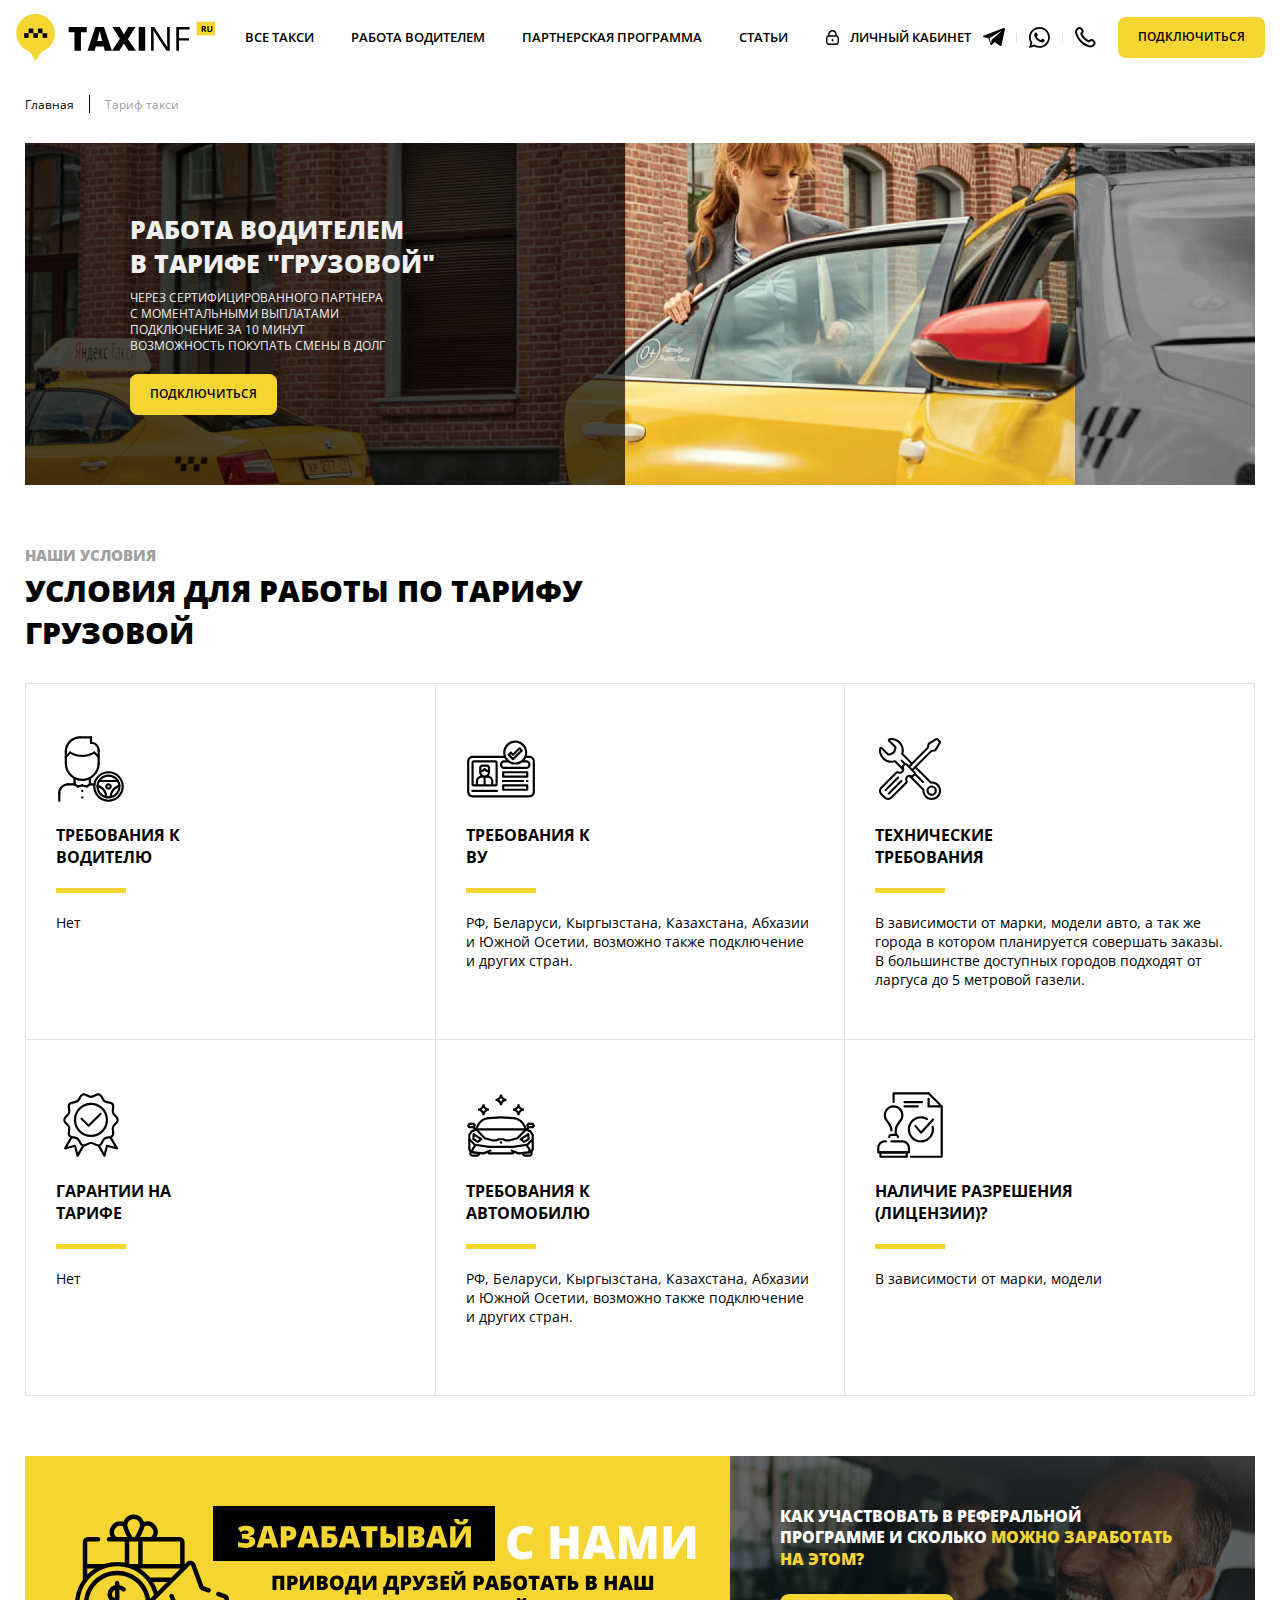
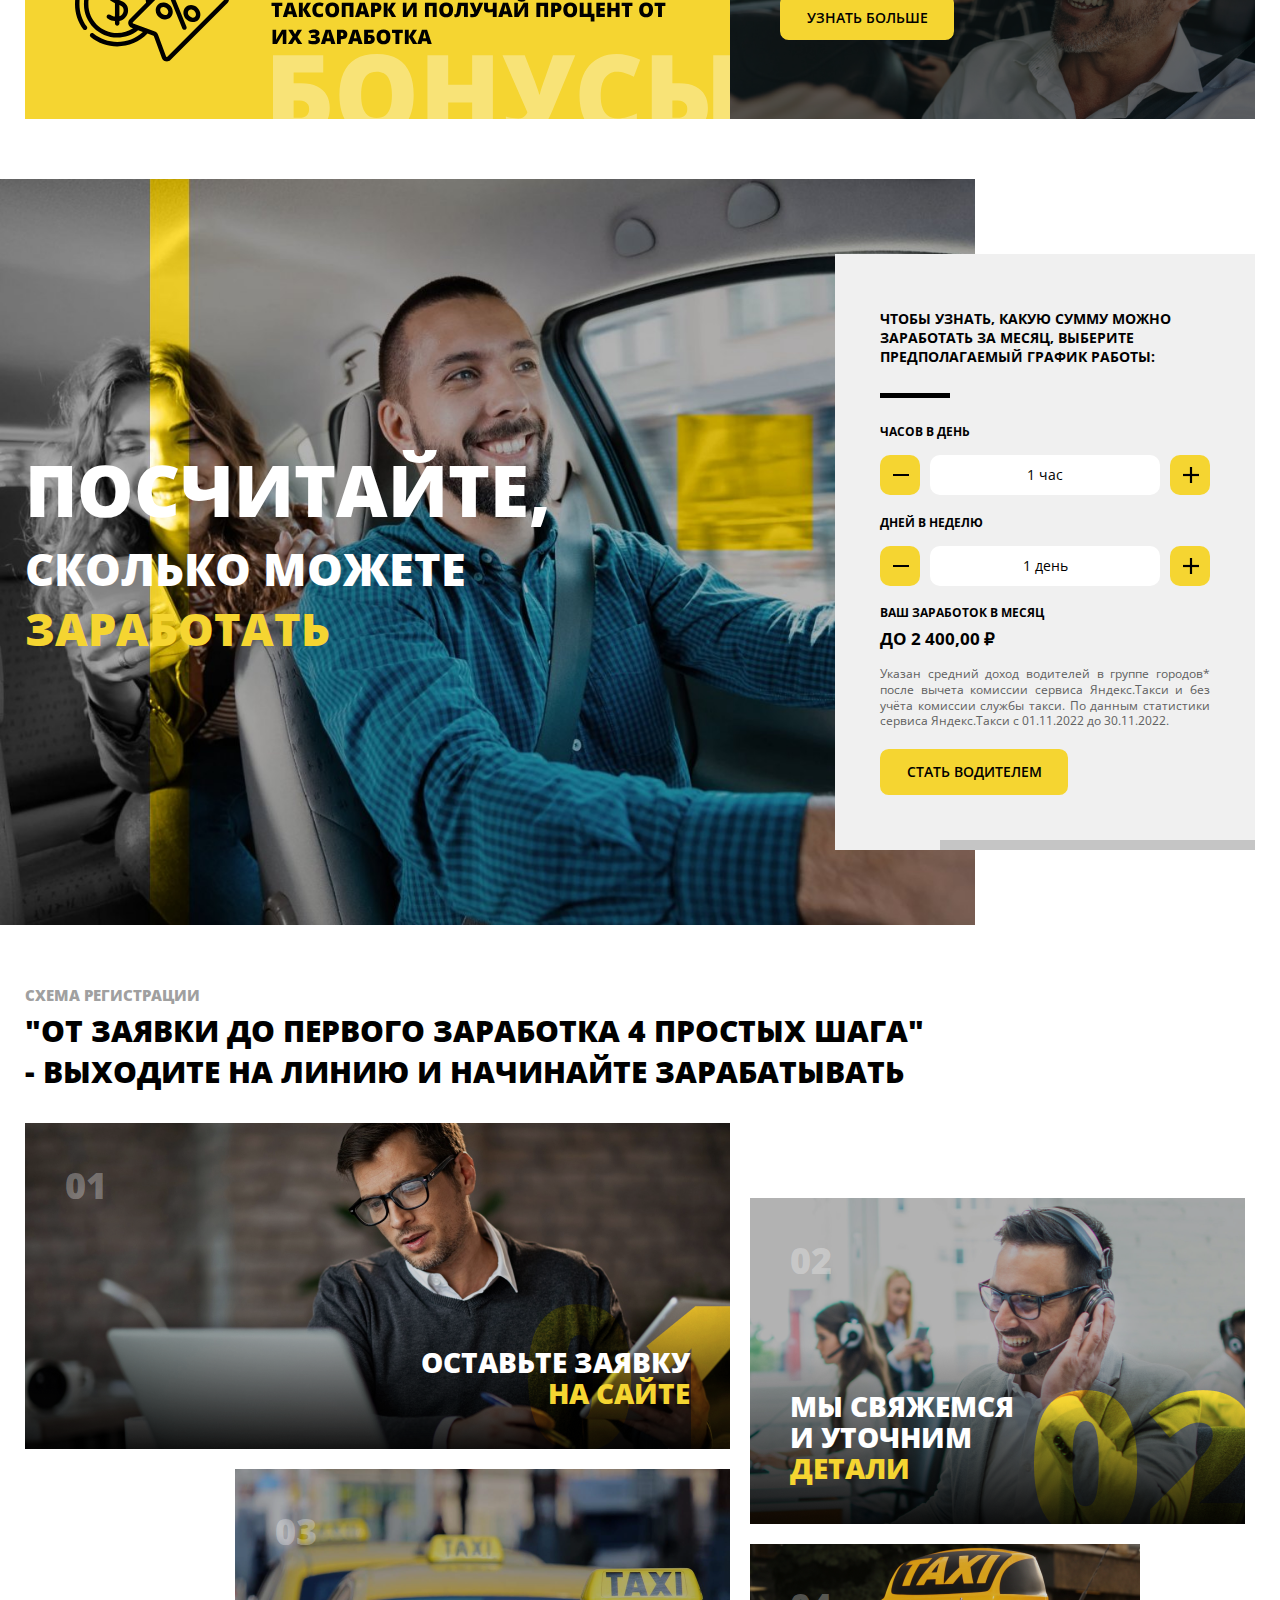
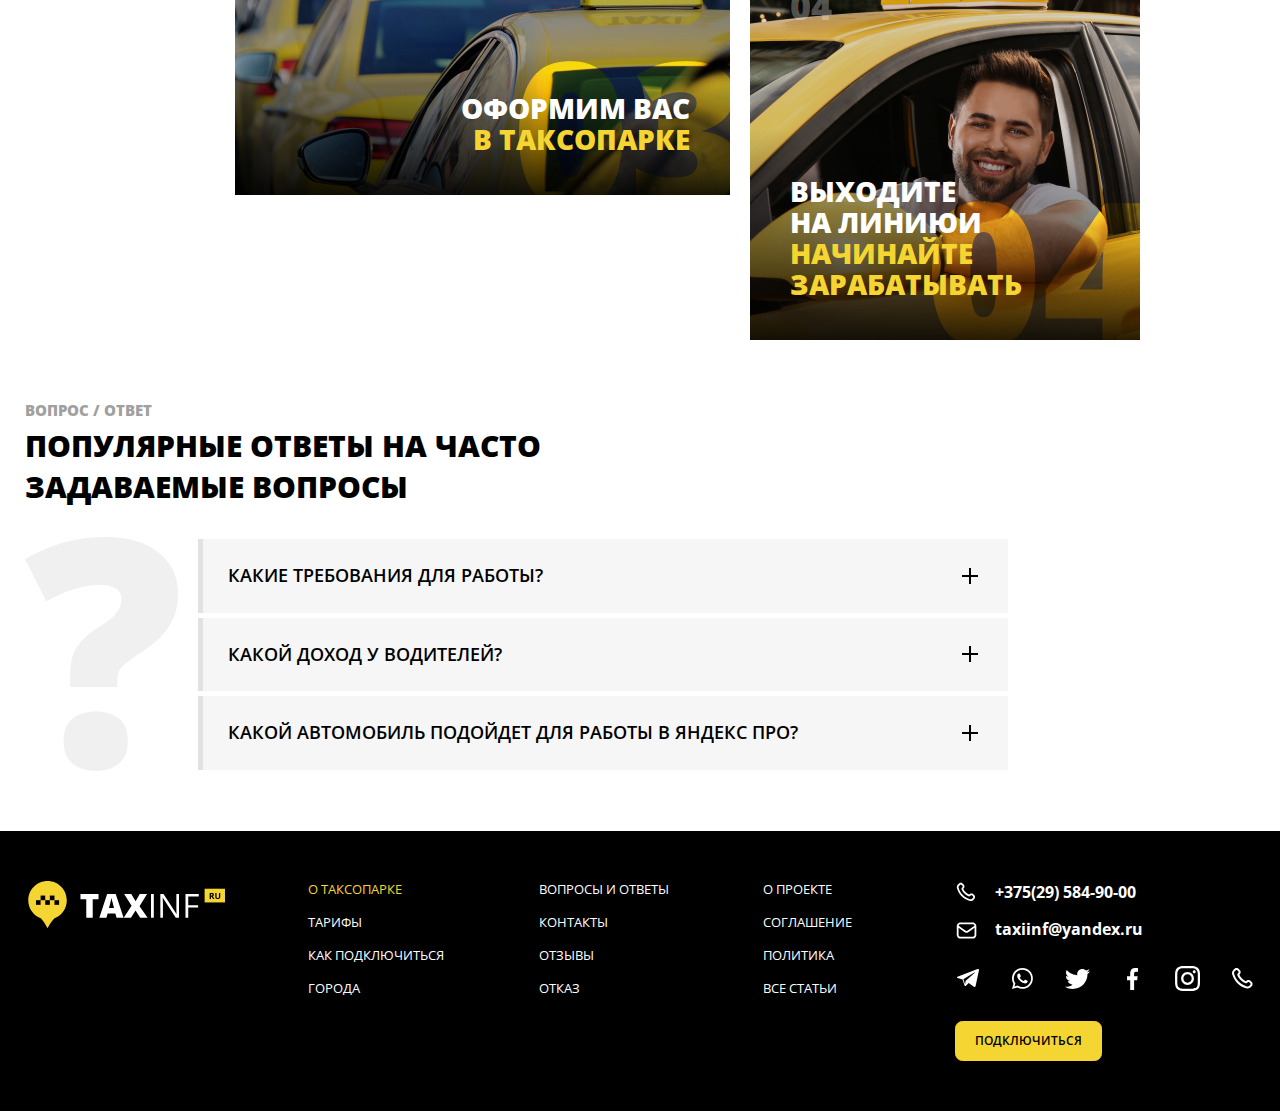
<file: taxi.html>
<!DOCTYPE html><html lang="ru"><head><meta charset="UTF-8"><meta http-equiv="x-ua-compatible" content="ie=edge"><meta name="viewport" content="width=device-width,initial-scale=1,shrink-to-fit=no"><meta name="robots" content="index, follow"><meta name="google" content="notranslate"><meta name="format-detection" content="telephone=no"><meta name="description" content=""><title>Тариф Такси</title><link rel="stylesheet" href="plugins/swiper/swiper-bundle.min.css"><link rel="stylesheet" href="css/style.min.css"></head><body><div class="wrapper"><header class="header"><div class="header__wrapper"><div class="header__container"><div class="header__logo logo-header"><a class="logo-header__link" href="#" data-anchor="main"><picture class="logo-header__image image"><source srcset="images/logo/logo.svg" media="(min-width: 768px)"><img src="images/logo/logo-mobile.svg" alt="Logo"></picture></a></div><div class="header__menu menu-header"><div class="menu-header__head"><span class="menu-header__label">Menu</span> <button class="menu-header__close" data-menu-close type="button"></button></div><div class="menu-header__body"><nav class="header__navigation navigation"><ul class="navigation__items"><li class="navigation__item"><a class="navigation__link" href="#">Все такси</a></li><li class="navigation__item"><a class="navigation__link" href="#">Работа водителем</a></li><li class="navigation__item"><a class="navigation__link" href="#">Партнерская программа</a></li><li class="navigation__item"><a class="navigation__link" href="#">Статьи</a></li><li class="navigation__item"><a class="navigation__link" href="#"><svg><use href="images/sprite.svg#lock" xlink:href="images/sprite.svg#lock"></use></svg> Личный кабинет</a></li></ul></nav></div></div><div class="header__socials socials"><ul class="socials__items"><li class="socials__item"><a class="socials__link" href="#" target="_blank"><svg class="socials__icon"><use href="images/sprite.svg#telegram" xlink:href="images/sprite.svg#telegram"></use></svg></a></li><li class="socials__item"><a class="socials__link" href="#" target="_blank"><svg class="socials__icon"><use href="images/sprite.svg#whatsapp" xlink:href="images/sprite.svg#whatsapp"></use></svg></a></li><li class="socials__item"><a class="socials__link" href="#" target="_blank"><svg class="socials__icon"><use href="images/sprite.svg#phone" xlink:href="images/sprite.svg#phone"></use></svg></a></li></ul></div><button class="header__action button button_md" type="button" data-modal-show="feedback">Подключиться</button> <button class="header__menu-button" data-menu-close type="button"></button></div></div></header><main class="content"><div class="taxi"><section class="taxi__crumbs crumbs"><div class="container"><ul class="crumbs__items"><li class="crumbs__item"><a class="crumbs__link" href="./index.html">Главная</a></li><li class="crumbs__item"><span class="crumbs__link">Тариф такси</span></li></ul></div></section><section class="taxi__main-inside main-inside"><div class="container"><div class="main-inside__container"><div class="main-inside__info"><h2 class="main-inside__title">РАБОТА ВОДИТЕЛЕМ<br>В ТАРИФЕ "ГРУЗОВОЙ"</h2><p class="main-inside__text">ЧЕРЕЗ СЕРТИФИЦИРОВАННОГО ПАРТНЕРА С МОМЕНТАЛЬНЫМИ ВЫПЛАТАМИ ПОДКЛЮЧЕНИЕ ЗА 10 МИНУТ ВОЗМОЖНОСТЬ ПОКУПАТЬ СМЕНЫ В ДОЛГ</p><button class="main-inside__button button button_md" data-modal-show="feedback">Подключиться</button></div></div></div></section><section class="taxi__conditions conditions"><div class="container"><h1 class="conditions__title title"><span>Наши условия</span> УСЛОВИЯ ДЛЯ РАБОТЫ ПО ТАРИФУ<br>ГРУЗОВОЙ</h1><div class="conditions__items"><div class="conditions__item"><svg class="conditions__icon"><use href="images/sprite.svg#conditions--icon_01" xlink:href="images/sprite.svg#conditions--icon_01"></use></svg> <span class="conditions__label">Требования к<br>водителю</span><p class="conditions__text">Нет</p></div><div class="conditions__item"><svg class="conditions__icon"><use href="images/sprite.svg#conditions--icon_02" xlink:href="images/sprite.svg#conditions--icon_02"></use></svg> <span class="conditions__label">Требования к<br>ВУ</span><p class="conditions__text">РФ, Беларуси, Кыргызстана, Казахстана, Абхазии и Южной Осетии, возможно также подключение и других стран.</p></div><div class="conditions__item"><svg class="conditions__icon"><use href="images/sprite.svg#conditions--icon_03" xlink:href="images/sprite.svg#conditions--icon_03"></use></svg> <span class="conditions__label">Технические<br>требования</span><p class="conditions__text">В зависимости от марки, модели авто, а так же города в котором планируется совершать заказы. В большинстве доступных городов подходят от ларгуса до 5 метровой газели.</p></div><div class="conditions__item"><svg class="conditions__icon"><use href="images/sprite.svg#conditions--icon_04" xlink:href="images/sprite.svg#conditions--icon_04"></use></svg> <span class="conditions__label">Гарантии на<br>тарифе</span><p class="conditions__text">Нет</p></div><div class="conditions__item"><svg class="conditions__icon"><use href="images/sprite.svg#conditions--icon_05" xlink:href="images/sprite.svg#conditions--icon_05"></use></svg> <span class="conditions__label">Требования к<br>автомобилю</span><p class="conditions__text">РФ, Беларуси, Кыргызстана, Казахстана, Абхазии и Южной Осетии, возможно также подключение и других стран.</p></div><div class="conditions__item"><svg class="conditions__icon"><use href="images/sprite.svg#conditions--icon_06" xlink:href="images/sprite.svg#conditions--icon_06"></use></svg> <span class="conditions__label">Наличие разрешения<br>(лицензии)?</span><p class="conditions__text">В зависимости от марки, модели</p></div></div></div></section><section class="taxi__bonuses bonuses"><div class="container"><div class="bonuses__flex"><div class="bonuses__left"><div class="bonuses__svg-text image"><img src="images/bonuses/text.svg" alt="Text"></div></div><div class="bonuses__right"><p class="bonuses__info">как участвовать в реферальной программе и сколько <span>можно заработать на этом?</span></p><button class="bonuses__button button" type="button">Узнать больше</button></div></div></div></section><section class="taxi__total-salary total-salary"><div class="container"><div class="total-salary__flex"><h1 class="total-salary__title"><span>Посчитайте,</span> сколько можете <strong>заработать</strong></h1><div class="total-salary__calc calc-salary" data-calc-salary="schedule"><div class="calc-salary__container"><span class="calc-salary__label">Чтобы узнать, какую сумму можно заработать за месяц, выберите предполагаемый график работы:</span><div class="calc-salary__group" data-calc="hour"><span class="calc-salary__name">часов в день</span><div class="calc-salary__data"><button class="calc-salary__action" data-calc-minus><svg><use href="images/sprite.svg#minus" xlink:href="images/sprite.svg#minus"></use></svg></button> <input class="calc-salary__area" value="8 часов" readonly="readonly"><button class="calc-salary__action" data-calc-plus><svg><use href="images/sprite.svg#plus" xlink:href="images/sprite.svg#plus"></use></svg></button></div></div><div class="calc-salary__group" data-calc="day"><span class="calc-salary__name">Дней в неделю</span><div class="calc-salary__data"><button class="calc-salary__action" data-calc-minus><svg><use href="images/sprite.svg#minus" xlink:href="images/sprite.svg#minus"></use></svg></button> <input class="calc-salary__area" value="23 дня" readonly="readonly"><button class="calc-salary__action" data-calc-plus><svg><use href="images/sprite.svg#plus" xlink:href="images/sprite.svg#plus"></use></svg></button></div></div><p class="calc-salary__result">Ваш заработок в месяц <span>до 89 600 ₽</span></p><p class="calc-salary__info">Указан средний доход водителей в группе городов* после вычета комиссии сервиса Яндекс.Такси и без учёта комиссии службы такси. По данным статистики сервиса Яндекс.Такси с 01.11.2022 до 30.11.2022.</p><button class="calc-salary__button button" type="button">стать водителем</button></div></div></div></div></section><section class="taxi__reg-scheme reg-scheme" data-observe="reg-scheme"><div class="container"><h1 class="reg-scheme__title title"><span>СХЕМА РЕГИСТРАЦИИ</span> "от заявки до первого заработка 4 простых шага"<br>- выходите на линию и начинайте зарабатывать</h1><div class="reg-scheme__grid"><div class="reg-scheme__item-01"><div class="reg-scheme__step-01"><p class="reg-scheme__text">Оставьте заявку<br><span>на сайте</span></p></div></div><div class="reg-scheme__item-02"><div class="reg-scheme__step-02"><p class="reg-scheme__text">Мы свяжемся<br>и уточним<br><span>детали</span></p></div></div><div class="reg-scheme__item-03"><div class="reg-scheme__step-03"><p class="reg-scheme__text">Оформим вас<br><span>в таксопарке</span></p></div></div><div class="reg-scheme__item-04"><div class="reg-scheme__step-04"><p class="reg-scheme__text">Выходите<br>на линиюи<br><span>начинайте зарабатывать</span></p></div></div></div></div></section><section class="taxi__answers answers" data-observe="answers"><div class="container"><h1 class="answers__title title"><span>Вопрос / ответ</span> Популярные Ответы на часто<br>задаваемые вопросы</h1><div class="answers__flex"><div class="answers__icon image"><img src="images/answers/icon_01.svg" alt="Icon"></div><div class="answers__accordion accordion"><div class="accordion__item"><div class="accordion__button">Какие требования для работы?</div><div class="accordion__body"><div class="accordion__info">Заработок водителей зависит от многих факторов: от графика работы, региона, погодных условий, спроса. График работы в Яндекс Про гибкий - вы можете выходить на линию в удобное для вас время, и работать до 12 часов в сутки. В Яндекс про можно как подрабатывать, так и выполнять заказы ежедневно. В разделе "Заработок" в приложении можно проверить список всех поездок и информацию по каждой из них.</div></div></div><div class="accordion__item"><div class="accordion__button">Какой доход у водителей?</div><div class="accordion__body"><div class="accordion__info">Заработок водителей зависит от многих факторов: от графика работы, региона, погодных условий, спроса. График работы в Яндекс Про гибкий - вы можете выходить на линию в удобное для вас время, и работать до 12 часов в сутки. В Яндекс про можно как подрабатывать, так и выполнять заказы ежедневно. В разделе "Заработок" в приложении можно проверить список всех поездок и информацию по каждой из них. часов в сутки. В Яндекс про можно как подрабатывать, так и выполнять заказы ежедневно. В разделе "Заработок" в приложении можно проверить список всех поездок и информацию по каждой из них.</div></div></div><div class="accordion__item"><div class="accordion__button">Какой автомобиль подойдет для работы в Яндекс Про?</div><div class="accordion__body"><div class="accordion__info">Заработок водителей зависит от многих факторов: от графика работы, региона, погодных условий, спроса. График работы в Яндекс Про гибкий - вы можете выходить на линию в удобное для вас время, и работать до 12 часов в сутки. В Яндекс про можно как подрабатывать, так и выполнять заказы ежедневно. В разделе "Заработок" в приложении можно проверить список всех поездок и информацию по каждой из них.</div></div></div></div></div></div></section></div></main><footer class="footer"><div class="container"><div class="footer__container"><div class="logo-footer"><a class="logo-footer__link" href="#" data-anchor="main"><picture class="logo-footer__image image"><source srcset="images/logo/logo-footer.svg" media="(min-width: 768px)"><img src="images/logo/logo-mobile.svg" alt="Logo"></picture></a></div><div class="navigation-footer"><ul class="navigation-footer__row"><div class="navigation-footer__col"><li class="navigation-footer__item current" data-anchor="main">О таксопарке</li><li class="navigation-footer__item" data-anchor="rates">Тарифы</li><li class="navigation-footer__item" data-anchor="reg-scheme">Как подключиться</li><li class="navigation-footer__item"><a class="navigation-footer__link" href="#">Города</a></li></div><div class="navigation-footer__col"><li class="navigation-footer__item" data-anchor="answers">Вопросы и ответы</li><li class="navigation-footer__item" data-anchor="">Контакты</li><li class="navigation-footer__item" data-anchor="reviews">отзывы</li><li class="navigation-footer__item"><a class="navigation-footer__link" href="#">Отказ</a></li></div><div class="navigation-footer__col"><li class="navigation-footer__item"><a class="navigation-footer__link" href="#">О проекте</a></li><li class="navigation-footer__item"><a class="navigation-footer__link" href="#">Соглашение</a></li><li class="navigation-footer__item"><a class="navigation-footer__link" href="#">Политика</a></li><li class="navigation-footer__item"><a class="navigation-footer__link" href="#">Все статьи</a></li></div></ul></div><div class="footer__info"><div class="footer__links"><a class="footer__link" href="tel:+999999999"><svg><use href="images/sprite.svg#phone" xlink:href="images/sprite.svg#phone"></use></svg> +375(29) 584-90-00</a> <a class="footer__link" href="taxiinf@yandex.ru"><svg><use href="images/sprite.svg#mail" xlink:href="images/sprite.svg#mail"></use></svg> taxiinf@yandex.ru</a></div><div class="socials-footer"><ul class="socials-footer__items"><li class="socials-footer__item"><a class="socials-footer__link" href="#" target="_blank"><svg><use href="images/sprite.svg#telegram" xlink:href="images/sprite.svg#telegram"></use></svg></a></li><li class="socials-footer__item"><a class="socials-footer__link" href="#" target="_blank"><svg><use href="images/sprite.svg#whatsapp" xlink:href="images/sprite.svg#whatsapp"></use></svg></a></li><li class="socials-footer__item"><a class="socials-footer__link" href="#" target="_blank"><svg><use href="images/sprite.svg#twitter" xlink:href="images/sprite.svg#twitter"></use></svg></a></li><li class="socials-footer__item"><a class="socials-footer__link" href="#" target="_blank"><svg><use href="images/sprite.svg#facebook" xlink:href="images/sprite.svg#facebook"></use></svg></a></li><li class="socials-footer__item"><a class="socials-footer__link" href="#" target="_blank"><svg><use href="images/sprite.svg#instagram" xlink:href="images/sprite.svg#instagram"></use></svg></a></li><li class="socials-footer__item"><a class="socials-footer__link" href="#" target="_blank"><svg><use href="images/sprite.svg#phone" xlink:href="images/sprite.svg#phone"></use></svg></a></li></ul></div><button class="footer__action button button_md" data-modal-show="feedback">подключиться</button></div></div></div></footer></div><div class="modal" data-modal="feedback"><div class="modal__wrapper"><div class="modal__body"><div class="modal__button-close" data-modal-close><svg><use href="images/sprite.svg#modal-close" xlink:href="images/sprite.svg#modal-close"></use></svg></div><div class="modal__title title"><span>Обратная связь</span> Станьте водителемв<br><div class="title__yandex"><strong>Я</strong>ндекс. Такси</div></div><form class="modal__form form"><label class="form__group"><span class="form__name">Имя</span> <input class="form__input" type="text" placeholder="Ваше имя"><div class="form__line"></div></label> <label class="form__group"><span class="form__name">Телефон</span> <input class="form__input" type="tel" data-mask="tel" placeholder="+7 (XXX) XXX - XX - XX"><div class="form__line"></div></label> <button class="form__submit button" type="submit">Отправить данные</button></form></div></div></div><script src="plugins/swiper/swiper-bundle.min.js"></script><script src="plugins/inputmask/inputmask.min.js"></script><script src="js/main.js"></script></body></html>
</file>
<file: css/style.min.css>
@font-face{font-family:OpenSans;font-style:normal;font-weight:400;src:local("OpenSans"),local("OpenSans"),url(../fonts/OpenSans-Regular.woff2) format("woff2"),url(../fonts/OpenSans-Regular.woff) format("woff"),url(../fonts/OpenSans-Regular.ttf) format("truetype")}@font-face{font-family:OpenSans;font-style:normal;font-weight:600;src:local("OpenSans"),local("OpenSans"),url(../fonts/OpenSans-SemiBold.woff2) format("woff2"),url(../fonts/OpenSans-SemiBold.woff) format("woff"),url(../fonts/OpenSans-SemiBold.ttf) format("truetype")}@font-face{font-family:OpenSans;font-style:normal;font-weight:700;src:local("OpenSans"),local("OpenSans"),url(../fonts/OpenSans-Bold.woff2) format("woff2"),url(../fonts/OpenSans-Bold.woff) format("woff"),url(../fonts/OpenSans-Bold.ttf) format("truetype")}@font-face{font-family:OpenSans;font-style:normal;font-weight:800;src:local("OpenSans"),local("OpenSans"),url(../fonts/OpenSans-ExtraBold.woff2) format("woff2"),url(../fonts/OpenSans-ExtraBold.woff) format("woff"),url(../fonts/OpenSans-ExtraBold.ttf) format("truetype")}@font-face{font-family:Offside;font-style:normal;font-weight:400;src:local("Offside"),local("Offside"),url(../fonts/Offside-Regular.woff2) format("woff2"),url(../fonts/Offside-Regular.woff) format("woff"),url(../fonts/Offside-Regular.ttf) format("truetype")}*{padding:0;margin:0;border:0}*,:after,:before{box-sizing:border-box}:active,:focus{outline:0}a:active,a:focus{outline:0}aside,footer,header,nav{display:block}body,html{height:100%;width:100%;font-size:100%;line-height:1;-ms-text-size-adjust:100%;-moz-text-size-adjust:100%;-webkit-text-size-adjust:100%}button,input,textarea{font-family:inherit}input::-ms-clear{display:none}button{cursor:pointer}button::-moz-focus-inner{padding:0;border:0}a,a:visited{text-decoration:none}a:hover{text-decoration:none}ul li{list-style:none}img{vertical-align:top}h1,h2,h3,h4,h5,h6{font-size:inherit;font-weight:inherit}body{font-family:OpenSans;font-weight:400;font-size:1rem;color:#382d2d;background-color:#fff}body.no-scroll{overflow:hidden}.button{flex:0 0 auto;padding:.813em 1.75em;display:block;font-size:.75rem;line-height:1.375;font-weight:600;text-transform:uppercase;text-align:center;color:#000;border-radius:.625em;border:2px solid #f5d531;background-color:#f5d531;transition:background .15s linear,border .15s linear,color .15s linear;outline:0}@media (any-hover:hover){.button:hover{background-color:#fff}}@media (min-width:768px){.button{font-size:.875rem}}@media (min-width:1600px){.button{font-size:1rem}}.button_md{padding:.917em 1.583em;font-size:.75rem;border:1px solid #f5d531}.button_dark{color:#f5d531;border-color:#000;background-color:#000;transition:background .15s linear;outline:0}@media (any-hover:hover){.button_dark:hover{color:#000;background-color:#fff}}.button_dark-secondary{color:#f5d531;border-color:#f5d531;background-color:#000;transition:background .15s linear;outline:0}@media (any-hover:hover){.button_dark-secondary:hover{color:#000;background-color:#fff}}.slider-controls{flex:0 1 80px;max-width:80px;display:flex;align-items:center;justify-content:space-between}@media (min-width:992px){.slider-controls{flex:0 1 100px;max-width:100px}}@media (min-width:1600px){.slider-controls{flex:0 1 130px;max-width:130px}}.slider-controls__button-next,.slider-controls__button-prev{flex:0 0 25px;height:25px;display:flex;align-items:center;justify-content:center;border:none;background:0 0;outline:0}.slider-controls__button-next svg,.slider-controls__button-prev svg{flex:0 0 auto;width:100%;height:100%;display:block;fill:#c5c5c5;transition:fill .2s linear}@media (any-hover:hover){.slider-controls__button-next:hover svg,.slider-controls__button-prev:hover svg{fill:#000}}@media (min-width:992px){.slider-controls__button-next,.slider-controls__button-prev{flex:0 0 30px;height:30px}}@media (min-width:1600px){.slider-controls__button-next,.slider-controls__button-prev{flex:0 0 40px;height:40px}}.slider-controls__button-prev{margin:0 20px 0 0}.wrapper{width:100%;max-width:1920px;min-height:100%;margin:0 auto;display:flex;flex-direction:column;overflow:hidden}.container{margin:0 auto;padding:0 15px;max-width:1260px}.image{display:block;position:relative}.image img{width:100%;height:100%;display:block;position:absolute;top:0;left:0;-o-object-fit:cover;object-fit:cover}.content{flex:1 1 auto}.title{display:block;font-size:1.25rem;font-weight:800;line-height:1.375;text-transform:uppercase;color:#000}.title span{margin:0 0 .313em 0;display:block;font-size:.5em;font-weight:800;color:#a0a0a0}.title strong{font-weight:800;text-transform:capitalize;color:#fc3d17}@media (min-width:576px){.title{font-size:1.5rem}}@media (min-width:768px){.title{font-size:1.75rem}}@media (min-width:1200px){.title{font-size:1.875rem}}@media (min-width:1600px){.title{font-size:2rem}}.title__yandex{text-transform:capitalize}.title__subtitle{font-size:.625em;font-weight:700;line-height:1.5;color:inherit}.title__line{margin:.625em 0;width:2.5em;height:5px;display:block;background-color:#000}.crumbs{padding:10px 0 15px 0}@media (min-width:576px){.crumbs{padding:15px 0 20px 0}}@media (min-width:768px){.crumbs{padding:15px 0 25px 0}}@media (min-width:1200px){.crumbs{padding:20px 0 30px 0}}.crumbs__items{display:flex;align-items:center;flex-wrap:wrap}.crumbs__item:not(:last-child){padding:0 21px 0 0;position:relative}.crumbs__item:not(:last-child)::after{content:"";width:1px;height:100%;display:block;background-color:#000;position:absolute;top:0;right:10px}@media (min-width:768px){.crumbs__item:not(:last-child){padding:0 31px 0 0}.crumbs__item:not(:last-child)::after{right:15px}}.crumbs__link{font-size:.75rem;font-weight:400;line-height:1.333;color:#000;transition:color .1s linear}@media (any-hover:hover){.crumbs__link:hover{color:#f5d531}}span.crumbs__link{color:#a0a0a0}@media (any-hover:hover){span.crumbs__link:hover{color:#a0a0a0}}.main{background-image:url(../images/main/bg_01.jpg);background-repeat:no-repeat;background-position:57% 0;background-size:cover}@media (min-width:576px){.main{background-position:45% 0}}@media (min-width:992px){.main{background-position:center}}.main__container{padding-right:15px;padding-left:15px;display:flex;flex-direction:column;justify-content:center;background-color:rgba(0,0,0,.7)}@media (min-width:768px){.main__container{max-width:80%;padding-left:max(15px,(100% - 1230px) / 2);padding-right:0}}@media (min-width:1200px){.main__container{max-width:60%}}@media (min-width:1600px){.main__container{min-height:760px;max-width:945px}}.main__info{padding:60px 0 60px 0;display:flex;flex-direction:column;justify-content:center}@media (min-width:576px){.main__info{padding:70px 27px 70px 0}}@media (min-width:1200px){.main__info{padding:85px 27px 85px 0}}@media (min-width:1600px){.main__info{padding:132px 27px 132px 0}}.main__title{margin:0 0 1.389em 0;display:block;font-size:1.375rem;font-weight:800;line-height:1.5;color:#fff}.main__title span{white-space:nowrap;color:#f5d531}.main__title span span{text-transform:none}@media (max-width:576px){.main__title br{display:none}}@media (min-width:430px){.main__title{font-size:1.625rem}}@media (min-width:768px){.main__title{font-size:1.875rem}}.main__subtitle{max-width:23.5em;margin:0 0 2.083em 0;display:block;font-size:.688rem;font-weight:700;line-height:1.3;text-transform:uppercase;color:#fff}@media (min-width:768px){.main__subtitle{margin:0 0 2.5em 0;font-size:.75rem}}@media (min-width:992px){.main__subtitle{text-align:right}}.form-main{width:100%}@media (min-width:530px){.form-main{max-width:388px}}.form-main__title{margin:0 0 15px 0;display:block;font-size:1.125rem;font-weight:800;line-height:1.35;color:#fff}.form-main__title span{white-space:nowrap}.form-main__title span span{color:#fc3d17}@media (min-width:992px){.form-main__title{margin:0 0 30px 0;font-size:1.25rem}}.sign-in-main{max-width:200px}@media (min-width:768px){.sign-in-main{max-width:250px}}.sign-in-main__label{max-width:23.5em;margin:0 0 2.083em 0;display:block;font-size:.875rem;font-weight:700;line-height:1.3;color:#fff}.sign-in-main__label span{color:#fc3d17}@media (min-width:768px){.sign-in-main__label{margin:0 0 1.5em 0;font-size:1rem}}@media (min-width:1600px){.sign-in-main__label{margin:0 0 1.5em 0;font-size:1.25rem}}.sign-in-main__buttons>a,.sign-in-main__buttons>span{margin:0 0 10px 0}@media (min-width:768px){.sign-in-main__buttons>a,.sign-in-main__buttons>span{margin:0 0 15px 0}}.sign-in-main__button:last-child{margin:0}.sign-in-main__divide{display:block;font-size:.875rem;font-weight:400;line-height:1.357;text-align:center;color:#fff}.main-inside__container{min-height:300px;margin:0 -15px 0;display:flex;flex-direction:column;background-image:url(../images/main-inside/img_01.jpg);background-repeat:no-repeat;background-position:center;background-size:cover}@media (min-width:768px){.main-inside__container{margin:0}}@media (min-width:992px){.main-inside__container{min-height:342px}}.main-inside__info{flex:1 1 100%;width:100%;max-width:500px;padding:30px 0 30px 15px;display:flex;flex-direction:column;justify-content:center;align-items:start;background-color:rgba(0,0,0,.7)}@media (min-width:768px){.main-inside__info{padding:55px 0 55px 80px}}@media (min-width:992px){.main-inside__info{max-width:600px}}@media (min-width:1200px){.main-inside__info{padding:68px 0 68px 105px}}.main-inside__title{margin:0 0 5px 0;display:block;font-size:1.375rem;font-weight:800;line-height:1.333;text-transform:uppercase;color:#f0f0f0}@media (min-width:768px){.main-inside__title{margin:0 0 10px 0;font-size:1.563rem}}@media (min-width:1600px){.main-inside__title{font-size:1.688rem}}.main-inside__text{max-width:21.25em;margin:0 0 10px 0;display:block;font-size:.75rem;font-weight:400;line-height:1.333;text-transform:uppercase;color:#f0f0f0}@media (min-width:768px){.main-inside__text{margin:0 0 20px 0}}@media (min-width:576px){.main-secondary__container{min-height:400px;display:flex}}@media (min-width:768px){.main-secondary__container{min-height:600px}}@media (min-width:1200px){.main-secondary__container{min-height:650px}}@media (min-width:1600px){.main-secondary__container{min-height:760px}}.main-secondary__left,.main-secondary__right{padding-top:50px;padding-bottom:50px;display:flex;flex-direction:column}@media (max-width:576px){.main-secondary__left,.main-secondary__right{padding-top:30px;padding-bottom:30px;padding-right:15px;padding-left:15px}}@media (min-width:768px){.main-secondary__left,.main-secondary__right{padding-top:80px;padding-bottom:80px}}@media (min-width:1200px){.main-secondary__left,.main-secondary__right{padding-top:100px;padding-bottom:100px}}@media (min-width:1600px){.main-secondary__left,.main-secondary__right{padding-top:132px;padding-bottom:132px}}.main-secondary__left{background-image:url(../images/main-secondary/bg_01.jpg);background-repeat:no-repeat;background-position:center;background-size:cover}@media (min-width:576px){.main-secondary__left{flex:0 1 50%;padding-right:15px;padding-left:max(15px,(100% - 1230px) / 2)}}@media (min-width:768px){.main-secondary__left{flex:0 1 1050px}}.main-secondary__right{background-image:url(../images/main-secondary/bg_02.svg);background-repeat:no-repeat;background-position:center;background-size:cover}@media (min-width:576px){.main-secondary__right{flex:0 1 50%;padding-left:15px;padding-right:max(15px,(100% - 1230px) / 2)}}@media (min-width:768px){.main-secondary__right{flex:0 1 870px}}@media (min-width:1200px){.main-secondary__right{padding-left:80px}}.main-secondary__title{margin:0 0 .241em 0;display:block;font-size:30px;font-weight:600;line-height:1.36;color:#000}.main-secondary__title::after{content:"";width:50px;height:3px;margin:.12em 0 0 0;display:block;background-color:#000}@media (min-width:576px){.main-secondary__title{font-size:40px}.main-secondary__title::after{content:"";width:70px;height:5px;margin:.241em 0 0 0}}@media (min-width:768px){.main-secondary__title{font-size:50px}}@media (min-width:992px){.main-secondary__title{font-size:60px}}@media (min-width:1600px){.main-secondary__title{font-size:83px}}.main-secondary__info{margin:0 0 1.389em 0;display:block;font-size:1.125rem;font-weight:800;line-height:1.5;color:#fff}.main-secondary__info span{white-space:nowrap;color:#f5d531}.main-secondary__info span span{text-transform:none}.main-secondary__info br{display:none}@media (min-width:430px){.main-secondary__info{font-size:1.25rem}}@media (min-width:768px){.main-secondary__info{font-size:1.625rem}}@media (min-width:992px){.main-secondary__info br{display:block}}@media (min-width:1200px){.main-secondary__info{font-size:1.875rem}}.main-secondary__form{max-width:388px;margin:auto 0 0 0}.main-secondary__label{margin:0 0 15px 0;display:block;font-size:1.125rem;font-weight:800;line-height:1.35;color:#fff}.main-secondary__label span{white-space:nowrap}.main-secondary__label span span{color:#fc3d17}.main-secondary__label_dark{color:#000}@media (min-width:992px){.main-secondary__label{margin:0 0 30px 0;font-size:1.25rem}}@media (min-width:768px){.bonuses__flex{display:flex}}.bonuses__left{background-color:#f5d531}@media (min-width:768px){.bonuses__left{flex:1 1 705px;display:flex;align-items:end}}.bonuses__svg-text{width:100%;height:0;padding:0 0 37.305% 0}.bonuses__right{padding:30px;background-image:url(../images/bonuses/img_01.png);background-repeat:no-repeat;background-position:0 0;background-size:cover}@media (min-width:576px){.bonuses__right{padding:50px}}@media (min-width:768px){.bonuses__right{flex:0 1 525px}}.bonuses__info{margin:0 0 1.5em 0;max-width:25em;display:block;font-size:.875rem;font-weight:800;line-height:1.35;text-transform:uppercase;color:#fff}.bonuses__info span{color:#f5d531}@media (min-width:992px){.bonuses__info{font-size:1rem}}@media (min-width:1600px){.bonuses__info{font-size:1.25rem}}.accordion__item{padding:0 30px 0 25px;background-color:#f6f6f6;border-left:5px solid #e2e2e2;transition:border .1s linear}.accordion__item:not(:last-child){margin:0 0 5px 0}@media (any-hover:hover){.accordion__item:hover{border-color:#f5d531}}.accordion__item.active{border-color:#f5d531}.accordion__button{padding:20px 26px 20px 0;font-size:1rem;font-weight:600;line-height:1.3;cursor:pointer;text-transform:uppercase;color:#000;position:relative}.accordion__button::after,.accordion__button::before{content:"";width:16px;height:2px;display:block;position:absolute;top:calc(50% - 1px);right:0;background-color:#000}.accordion__button::after{transform:rotate(90deg);transition:transform .2s linear}.accordion__button.active::after{transform:rotate(0)}@media (min-width:576px){.accordion__button{padding:25px 25px 25px 0}}@media (min-width:768px){.accordion__button{font-size:1.125rem}}.accordion__info{padding:0 0 20px 0;font-size:.875rem;font-weight:400;line-height:1.5;text-align:justify;color:#000}@media (min-width:576px){.accordion__info{padding:0 0 25px 0}}@media (min-width:768px){.accordion__info{font-size:1rem}}.accordion__footer{margin:30px 0 0 0}@media (min-width:576px){.accordion__footer{margin:35px 0 0 0}}@media (min-width:768px){.accordion__footer{margin:40px 0 0 0}}@media (min-width:992px){.accordion__footer{margin:50px 0 0 0}}@media (min-width:1600px){.accordion__footer{margin:60px 0 0 0}}.accordion-footer{display:flex;flex-direction:column;align-items:center}@media (min-width:576px){.accordion-footer{flex-direction:row}}.accordion-footer__button{margin:0 0 10px 0}@media (min-width:576px){.accordion-footer__button{margin:0 20px 0 0}}@media (min-width:992px){.accordion-footer__button{margin:0 30px 0 0}}.accordion-footer__text{font-size:.875rem;font-weight:800;line-height:1.35;text-transform:uppercase;color:#000}@media (min-width:768px){.accordion-footer__text{font-size:1rem}}@media (min-width:992px){.accordion-footer__text{font-size:1.125rem}}@media (min-width:1600px){.accordion-footer__text{font-size:1.25rem}}.form__group{width:100%;padding:14px 19px;display:block;cursor:text;border:1px solid #e2e2e2;background-color:#fff;position:relative}.form__group:not(:last-child){margin:0 0 10px 0}.form__group_geo{padding:14px 54px 14px 29px}.form__group_geo::after{content:"";width:25px;height:25px;display:block;position:absolute;top:calc(50% - 12.5px);right:15px;background-image:url(../images/form/geolocation.svg);background-repeat:no-repeat;background-position:center;background-size:cover}@media (min-width:768px){.form__group{padding:14px 24px}.form__group:not(:last-child){margin:0 0 15px 0}.form__group_geo{padding:14px 44px 14px 24px}}@media (min-width:1600px){.form__group{padding:14px 29px}.form__group_geo{padding:14px 59px 14px 29px}.form__group_geo::after{right:30px}}.form__name{margin:0 0 2px 0;display:block;font-size:.75rem;font-weight:700;line-height:1.333;color:#c5c5c5}@media (min-width:1600px){.form__name{margin:0 0 5px 0}}.form__input{width:100%;display:block;font-size:.875rem;font-weight:600;line-height:1.375;color:#000;outline:0;border:none;background:0 0}.form__input::-moz-placeholder{color:inherit}.form__input::placeholder{color:inherit}.form__input:focus+.form__line{transform:scale(1)}@media (min-width:992px){.form__input{font-size:1rem}}.form__line{width:calc(100% + 2px);height:2px;position:absolute;left:-1px;bottom:-1px;transform:scale(0);transition:transform .15s linear;background-color:#f5d531}.form__line_dark{background-color:#000}.form__submit{margin:20px 0 0 0}@media (min-width:1600px){.form__submit{margin:40px 0 0 0}}.conditions__title{margin:0 0 20px 0}@media (min-width:576px){.conditions__title{margin:0 0 30px 0}}@media (min-width:1600px){.conditions__title{margin:0 0 50px 0}}.conditions__items{display:grid;grid-template-columns:repeat(auto-fit,minmax(180px,1fr));grid-auto-rows:1fr;border-left:1px solid #e2e2e2;border-top:1px solid #e2e2e2}@media (min-width:576px){.conditions__items{grid-template-columns:repeat(3,1fr)}}.conditions__item{padding:20px;border-right:1px solid #e2e2e2;border-bottom:1px solid #e2e2e2}@media (min-width:992px){.conditions__item{padding:50px 30px}}.conditions__icon{width:55px;height:55px;margin:0 0 15px 0;display:block;fill:#000}@media (min-width:992px){.conditions__icon{width:70px;height:70px;margin:0 0 20px 0}}.conditions__label{margin:0 0 15px 0;display:block;font-size:.875rem;font-weight:700;line-height:1.375;text-transform:uppercase;color:#000}.conditions__label::after{content:"";width:45px;height:5px;margin:10px 0 0 0;display:block;background-color:#f5d531}@media (min-width:992px){.conditions__label{margin:0 0 20px 0;font-size:1rem}.conditions__label::after{width:70px;margin:20px 0 0 0}}.conditions__text{display:block;font-size:.75rem;font-weight:400;line-height:1.357;color:#000}@media (min-width:768px){.conditions__text{font-size:.875rem}}.cities__title{margin:0 0 20px 0}@media (min-width:576px){.cities__title{margin:0 0 30px 0}}@media (min-width:1600px){.cities__title{margin:0 0 50px 0}}.cities__list{padding:15px;border:10px solid #f0f0f0;background-color:#f6f6f6}@media (min-width:768px){.cities__list{padding:30px 40px;border:15px solid #f0f0f0}}@media (min-width:1200px){.cities__list{padding:40px 50px;border:20px solid #f0f0f0}}.cities__more-items{margin:30px 0 0 0;display:none}.cities__more-items.show{display:block}@media (min-width:1600px){.cities__more-items{margin:40px 0 0 0}}.cities__item:not(:last-child){margin:0 0 30px 0}@media (min-width:1600px){.cities__item:not(:last-child){margin:0 0 40px 0}}.cities__label{margin:0 0 1.25em 0;display:block;font-size:1rem;font-weight:800;line-height:1.375;text-transform:uppercase;color:#000}@media (min-width:1600px){.cities__label{margin:0 0 1.875em 0}}.cities__row{margin:-5px;display:flex;flex-wrap:wrap;justify-content:space-between}@media (min-width:768px){.cities__row{margin:-7.5px}}.cities__col{padding:5px;display:flex;flex-direction:column;align-items:start}@media (min-width:576px){.cities__col{flex:0 1 50%}}@media (min-width:768px){.cities__col{flex:0 1 25%;padding:7.5px}}.cities__link{display:block;font-size:.875rem;font-weight:400;line-height:1.375;text-transform:uppercase;color:#000;transition:color .1s linear}.cities__link:not(:last-child){margin:0 0 .625em 0}@media (any-hover:hover){.cities__link:hover{color:#f5d531}}@media (min-width:1600px){.cities__link{font-size:1rem}}.cities__show-more{margin:30px auto 0 auto;display:flex;align-items:center;font-size:.875rem;font-weight:600;line-height:1.375;text-transform:uppercase;color:#000;transition:color .1s linear;background:0 0;border:none;outline:0}.cities__show-more svg{flex:0 0 15px;width:15px;height:15px;margin:0 0 0 15px;display:block;transition:transform .2s linear;fill:currentColor}.cities__show-more.active svg{transform:rotate(180deg)}@media (any-hover:hover){.cities__show-more:hover{color:#f5d531}}@media (min-width:1200px){.cities__show-more{margin:50px auto 0 auto}}.addresses{padding:40px 0;background-image:url(../images/addresses/bg_01.svg);background-repeat:no-repeat;background-position:center center;background-size:cover}@media (min-width:768px){.addresses{padding:55px 0}}@media (min-width:1200px){.addresses{padding:65px 0}}@media (min-width:1600px){.addresses{padding:80px 0}}.addresses__title{margin:0 0 .625em 0;display:block;font-size:1.75rem;font-weight:600;line-height:1.375;text-transform:uppercase;color:#000}@media (min-width:768px){.addresses__title{font-size:1.5rem}}@media (min-width:992px){.addresses__title{font-size:2rem}}.addresses__subtitle{margin:0 0 1.5em 0;display:block;font-size:1rem;font-weight:800;line-height:1.35;color:#000}@media (min-width:768px){.addresses__subtitle{font-size:1.125rem}}@media (min-width:992px){.addresses__subtitle{font-size:1.25rem}}.addreses__row{display:grid;grid-template-columns:repeat(auto-fit,minmax(260px,1fr));gap:15px}.addreses__row .form__group{margin:0}@media (min-width:1200px){.addreses__row{gap:30px}}.header{min-height:60px;background-color:#fff}.header_inside .header__wrapper{border-bottom:1px solid #e2e2e2}@media (max-width:1200px){.header.show-menu .header__menu{transform:translate3d(0,0,0)}}@media (min-width:576px){.header{min-height:75px}}@media (min-width:1600px){.header{min-height:95px}}.header__wrapper{width:100%;min-height:inherit;background-color:#fff;position:fixed;top:0;left:0;z-index:999}.header__container{width:100%;max-width:1745px;min-height:inherit;margin:0 auto;padding:0 15px;display:flex;align-items:center;justify-content:space-between;background-color:#fff;position:relative;z-index:2}.header__logo{margin:0 auto 0 0;position:relative;z-index:2}@media (min-width:1200px){.header__logo{margin:0 10px 0 0}}.header__navigation{margin:auto 0 0 0}@media (min-width:1200px){.header__navigation{margin:0 auto 0 0}}.header__socials{margin:0 1.25rem 0 10px}@media (min-width:1200px){.header__socials{margin:0 1.25rem 0 10px}}@media (min-width:1600px){.header__socials{margin:0 3.125rem 0 10px}}.header__action{display:none}@media (min-width:1200px){.header__action{display:block}}.header__menu-button{flex:0 0 25px;width:25px;height:25px;display:block;cursor:pointer;background-color:transparent;background-image:url(../images/menu/burger.svg);background-repeat:no-repeat;background-position:center;background-size:cover}@media (min-width:1200px){.header__menu-button{display:none}}@media (max-width:1200px){.menu-header{width:100%;height:100%;padding:0 0 20px;display:flex;flex-direction:column;align-items:center;position:fixed;top:0;left:0;z-index:999;background-color:#fff;transform:translate3d(0,-105%,0);transition:transform .15s linear}}@media (min-width:1200px){.menu-header{flex:0 1 828px;margin:0 auto 0 20px}}@media (min-width:1400px){.menu-header{flex:0 1 828px;margin:0 auto 0 5.67%}}.menu-header__head{flex:0 0 60px;width:100%;padding:0 15px;display:flex;align-items:center;justify-content:space-between;border-bottom:1px solid #e2e2e2}@media (min-width:576px){.menu-header__head{flex:0 0 75px}}@media (min-width:1200px){.menu-header__head{display:none}}.menu-header__label{margin:0 10px 0 0;display:block;font-size:1rem;font-weight:600;line-height:1.375;text-transform:uppercase;color:#000}.menu-header__close{flex:0 0 25px;width:25px;height:25px;display:block;cursor:pointer;background-color:transparent;background-image:url(../images/menu/cross.svg);background-repeat:no-repeat;background-position:center;background-size:cover}.menu-header__body{flex:1 1 auto;width:100%;padding:10px 30px;overflow:auto}@media (min-width:1200px){.menu-header__body{padding:0;overflow:visible}}.menu-header__anchors{padding:10px 20px;margin:0 0 auto 0;background-color:#f6f6f6}@media (min-width:1200px){.menu-header__anchors{display:none}}.menu-header__anchor{padding:20px 0 19px;font-size:.813rem;font-weight:400;line-height:1.38;cursor:pointer;text-transform:uppercase;color:#000;border-bottom:1px solid #e2e2e2;transition:color .15s linear}.menu-header__anchor:last-child{padding:20px 0 20px 0;border:none}@media (any-hover:hover){.menu-header__anchor:hover{color:#f5d531}}.logo-header{flex:0 0 auto;display:flex;align-items:center;justify-content:center}.logo-header__link{display:inline-block}.logo-header__image{width:45px;height:46px}@media (min-width:576px){.logo-header__image{width:55px;height:55px}}@media (min-width:768px){.logo-header__image{width:200px;height:0;padding:0 0 24% 0}}@media (min-width:1600px){.logo-header__image{width:236px;height:55px}}@media (max-width:1200px){.navigation{margin:0 0 10px 0}}.navigation__items{display:flex;flex-direction:column}@media (min-width:1200px){.navigation__items{flex-direction:row;justify-content:space-between;align-items:center}}.navigation__item:not(:last-child){border-bottom:1px solid #e2e2e2}@media (min-width:1200px){.navigation__item{font-size:.813rem}.navigation__item:not(:last-child){margin:0 10px 0 0;border:none}}.navigation__link{display:flex;align-items:center;font-size:.813rem;font-weight:600;line-height:1.7;text-transform:uppercase;cursor:pointer;color:#000;position:relative;transition:color .15s linear}.navigation__link svg{display:none}@media (any-hover:hover){.navigation__link:hover{color:#f5d531}}@media (max-width:1200px){.navigation__link{padding:20px 0}.navigation__link:last-child{padding:20px 0}}@media (min-width:576px){.navigation__link{font-size:.875rem}}@media (min-width:768px){.navigation__link{font-size:1rem}}@media (min-width:1200px){.navigation__link{font-size:.813rem}.navigation__link svg{flex:0 0 1.154em;width:1.154em;height:1.154em;margin:0 .769em 0 0;display:block;fill:currentColor}}.socials__items{display:flex;align-items:center}@media (max-width:1200px){.socials__items{justify-content:center}}.socials__item{display:flex;align-items:center}.socials__item:not(:last-child)::after{content:"";width:1px;height:10px;margin:0 10px;display:block}@media (min-width:1200px){.socials__item:not(:last-child)::after{background-color:#e2e2e2}}@media (any-hover:hover){.socials__link:hover .socials__icon{fill:#f5d531}}.socials__icon{width:25px;height:25px;display:block;transition:fill .15s linear}.index__answers,.index__articles,.index__become-driver,.index__bonuses,.index__features,.index__menu-anchor,.index__rates,.index__reg-scheme,.index__reviews,.index__total-salary{margin:0 0 30px 0}@media (min-width:576px){.index__answers,.index__articles,.index__become-driver,.index__bonuses,.index__features,.index__menu-anchor,.index__rates,.index__reg-scheme,.index__reviews,.index__total-salary{margin:0 0 40px 0}}@media (min-width:768px){.index__answers,.index__articles,.index__become-driver,.index__bonuses,.index__features,.index__menu-anchor,.index__rates,.index__reg-scheme,.index__reviews,.index__total-salary{margin:0 0 60px 0}}@media (min-width:1600px){.index__answers,.index__articles,.index__become-driver,.index__bonuses,.index__features,.index__menu-anchor,.index__rates,.index__reg-scheme,.index__reviews,.index__total-salary{margin:0 0 80px 0}}.rates__header{margin:0 0 20px 0;display:flex;align-items:center;justify-content:space-between}@media (min-width:768px){.rates__header{margin:0 0 30px 0}}@media (min-width:1600px){.rates__header{margin:0 0 50px 0}}.rates__items{display:grid;justify-content:center;gap:15px}@media (min-width:480px){.rates__items{grid-template-columns:repeat(auto-fit,minmax(215px,1fr))}}@media (min-width:576px){.rates__items{gap:20px}}@media (min-width:1600px){.rates__items{gap:30px}}.rates__item{width:100%;height:100%;max-width:340px;padding:10px;background-color:#f0f0f0}@media (min-width:576px){.rates__item{padding:20px}}.rates__image{width:100%;height:0;padding:0 0 68.182% 0;margin:0 0 5px 0}.rates__info{display:flex;align-items:center;justify-content:space-between}.rates__name{font-size:.75rem;font-weight:600;line-height:1.35;color:#000}.rates__name span{color:#fc3d17}@media (min-width:576px){.rates__name{font-size:.875rem}}@media (min-width:768px){.rates__name{font-size:1rem}}.rates__link{flex:0 0 30px;height:30px;margin:0 0 0 10px;display:flex;align-items:center;justify-content:center}.rates__link svg{flex:0 0 auto;width:100%;height:100%;display:block;transition:fill .1s linear}@media (any-hover:hover){.rates__link:hover svg{fill:#fc3d17}}.total-salary{position:relative}.total-salary::before{content:"";width:100%;height:100%;display:block;position:absolute;top:0;left:0;background-image:url(../images/total-calc/bg_01.jpg);background-repeat:no-repeat;background-position:-350px 0;background-size:cover}@media (min-width:576px){.total-salary::before{background-position:-158px 0}}@media (min-width:992px){.total-salary::before{width:76.198%;background-position:0 0}}@media (min-width:1400px){.total-salary::before{width:65.781%}}.total-salary__flex{padding:40px 0;display:flex;flex-direction:column;align-items:center}@media (min-width:992px){.total-salary__flex{padding:60px 0;flex-direction:row;justify-content:space-between;align-items:center}}@media (min-width:1200px){.total-salary__flex{padding:75px 0}}@media (min-width:1600px){.total-salary__flex{padding:85px 0}}.total-salary__title{margin:0 0 20px 0;display:block;font-size:1.5rem;font-weight:800;line-height:1.35;text-align:center;text-transform:uppercase;color:#fff;position:relative}.total-salary__title span{display:block;font-size:1.569em}.total-salary__title strong{display:block;color:#f5d531}@media (min-width:576px){.total-salary__title{font-size:1.75rem}}@media (min-width:768px){.total-salary__title{font-size:1.875rem}}@media (min-width:992px){.total-salary__title{margin:0 15px 0 0;font-size:2.313rem;text-align:left}}@media (min-width:1200px){.total-salary__title{font-size:2.813rem}}@media (min-width:1600px){.total-salary__title{font-size:3.188rem}}.calc-salary{width:100%;max-width:420px;position:relative}.calc-salary::after{content:"";width:100%;max-width:315px;height:10px;display:block;position:absolute;right:0;bottom:0;background-color:#c5c5c5}@media (min-width:1600px){.calc-salary{max-width:495px}}.calc-salary__container{padding:45px 30px;background-color:#f0f0f0}@media (min-width:576px){.calc-salary__container{padding:55px 45px}}@media (min-width:1600px){.calc-salary__container{padding:80px 50px}}.calc-salary__label{margin:0 0 1.25em 0;display:block;font-size:.875rem;font-weight:700;line-height:1.375;text-transform:uppercase;color:#000}.calc-salary__label::after{content:"";width:5em;height:5px;margin:10px 0 0 0;display:block;background-color:#000}.calc-salary__label span{margin:5px 0 0 0;display:block;font-size:12px;font-weight:400;text-transform:none;color:#606060}@media (min-width:576px){.calc-salary__label{margin:0 0 1.875em 0}.calc-salary__label::after{margin:1.875em 0 0 0}}@media (min-width:1600px){.calc-salary__label{font-size:1rem}}.calc-salary__group{margin:0 0 20px 0}.calc-salary__name{margin:0 0 1.25em 0;display:block;font-size:.688rem;font-weight:700;line-height:1.33;text-transform:uppercase;color:#000}@media (min-width:576px){.calc-salary__name{font-size:.75rem}}.calc-salary__data{display:flex;justify-content:space-between}.calc-salary__action{flex:0 0 40px;height:40px;display:flex;align-items:center;justify-content:center;border-radius:10px;background-color:#f5d531;outline:0}.calc-salary__action svg{flex:0 0 25px;width:25px;height:25px;display:block;fill:#000;transition:fill .1s linear}@media (any-hover:hover){.calc-salary__action:hover svg{fill:#fff}}@media (min-width:1600px){.calc-salary__action{flex:0 0 50px;height:50px}}.calc-salary__area{flex:0 1 255px;width:100%;height:40px;margin:0 10px;display:flex;align-items:center;justify-content:center;font-size:.875rem;font-weight:400;text-align:center;line-height:1.357;border-radius:10px;background-color:#fff;outline:0}@media (min-width:1600px){.calc-salary__area{height:50px}}.calc-salary__result{margin:0 0 1.429em 0;display:block;font-size:.75rem;font-weight:700;line-height:1.2;text-transform:uppercase;color:#000}.calc-salary__result span{margin:.5em 0 0 0;display:block;font-size:1.429em}@media (min-width:1600px){.calc-salary__result{font-size:.875rem}}.calc-salary__info{margin:0 0 20px 0;display:block;font-size:.75rem;font-weight:400;line-height:1.3;text-align:justify;color:#606060}.calc-salary__info span{display:block;color:#000}@media (min-width:1600px){.calc-salary__info{margin:0 0 30px 0}}.features__title_mb{margin:0 0 20px 0}@media (min-width:576px){.features__title_mb{margin:0 0 30px 0}}@media (min-width:1600px){.features__title_mb{margin:0 0 50px 0}}@media (max-width:1200px){.features__title{margin:0 0 20px 0}}.features__grid{display:grid;grid-template-columns:minmax(250px,360px);justify-content:center;gap:15px}@media (min-width:1200px){.features__grid{grid-template-columns:repeat(4,1fr);grid-template-rows:repeat(5,1fr);grid-template-areas:".       .       item_04 .      " ".       item_02 item_04 item_06" "item_01 item_02 item_05 item_06" "item_01 item_03 item_05 .      " ".       item_03 .       .      "}}@media (min-width:576px){.features__grid{grid-template-columns:repeat(auto-fit,minmax(250px,1fr));justify-content:start;gap:20px}}@media (min-width:1600px){.features__grid{gap:30px}}.features__item{padding:30px 20px 30px 30px;background-color:#f0f0f0;position:relative}.features__item::after{content:"";width:5px;height:133px;display:block;position:absolute;top:0;right:0;background-color:#f5d531}@media (min-width:1200px){.features__item_01{grid-area:item_01}.features__item_02{grid-area:item_02}.features__item_03{grid-area:item_03}.features__item_04{grid-area:item_04}.features__item_05{grid-area:item_05}.features__item_06{grid-area:item_06}}.features__icon{width:60px;height:60px;margin:0 0 18px 0;display:block}@media (min-width:992px){.features__icon{width:70px;height:70px}}.features__label{margin:0 0 .938em 0;display:block;font-size:.875rem;font-weight:700;line-height:1.375;text-transform:uppercase;color:#000}.features__label::after{content:"";margin:.625em 0 0 0;width:1.875em;height:3px;display:block;background-color:#000}@media (min-width:992px){.features__label{font-size:1rem}}.features__info{display:block;font-size:.875rem;font-weight:400;line-height:1.357;color:#000}.table-features__grid{display:grid;grid-template-columns:repeat(auto-fit,minmax(230px,1fr));grid-auto-rows:1fr;border-left:1px solid #e2e2e2;border-bottom:1px solid #e2e2e2}@media (min-width:768px){.table-features__grid{grid-template-columns:repeat(3,1fr)}}.table-features__item{padding:25px;border-top:1px solid #e2e2e2;border-right:1px solid #e2e2e2}@media (min-width:992px){.table-features__item{padding:50px 30px}}.table-features__head{margin:0 0 20px 0;display:flex;align-items:center}.table-features__icon{flex:0 0 50px;width:50px;height:50px;margin:0 10px 0 0}@media (min-width:992px){.table-features__icon{flex:0 0 70px;width:70px;height:70px}}.table-features__label{padding:0 0 0 .714em;display:block;font-size:.875rem;font-weight:700;line-height:1.375;text-transform:uppercase;color:#000;border-left:.313em solid #f5d531}@media (min-width:992px){.table-features__label{padding:0 0 0 1.25em;font-size:1rem}}.table-features__text{display:block;font-size:.75rem;font-weight:400;line-height:1.375;color:#000}@media (min-width:992px){.table-features__text{font-size:.875rem}}.reg-scheme__title{margin:0 0 20px 0}@media (min-width:576px){.reg-scheme__title{margin:0 0 30px 0}}@media (min-width:1600px){.reg-scheme__title{margin:0 0 50px 0}}.reg-scheme__grid{display:grid;grid-template-columns:1fr;gap:15px}@media (min-width:510px){.reg-scheme__grid{grid-template-columns:1fr 1fr}}@media (min-width:768px){.reg-scheme__grid{gap:20px}}@media (min-width:992px){.reg-scheme__grid{grid-template-columns:minmax(300px,705px) minmax(300px,495px)}}@media (min-width:1600px){.reg-scheme__grid{gap:30px}}.reg-scheme__step-01,.reg-scheme__step-02,.reg-scheme__step-03,.reg-scheme__step-04{padding:20px;background-color:grey;background-repeat:no-repeat;background-position:center;background-size:cover;position:relative}.reg-scheme__step-01::before,.reg-scheme__step-02::before,.reg-scheme__step-03::before,.reg-scheme__step-04::before{display:block;font-size:30px;font-weight:800;line-height:1.3;color:rgba(255,255,255,.3);position:absolute;top:20px;left:20px}@media (min-width:768px){.reg-scheme__step-01,.reg-scheme__step-02,.reg-scheme__step-03,.reg-scheme__step-04{padding:40px}.reg-scheme__step-01::before,.reg-scheme__step-02::before,.reg-scheme__step-03::before,.reg-scheme__step-04::before{font-size:36px;top:40px;left:40px}}.reg-scheme__step-01,.reg-scheme__step-02,.reg-scheme__step-03{height:260px}@media (min-width:768px){.reg-scheme__step-01,.reg-scheme__step-02,.reg-scheme__step-03{height:300px}}@media (min-width:992px){.reg-scheme__step-01,.reg-scheme__step-02,.reg-scheme__step-03{height:326px}}.reg-scheme__step-01,.reg-scheme__step-03{display:flex;align-items:end}@media (min-width:510px){.reg-scheme__step-01,.reg-scheme__step-03{justify-content:end;text-align:right}}.reg-scheme__step-02,.reg-scheme__step-04{display:flex;align-items:end}.reg-scheme__step-01{background-image:url(../images/reg-scheme/img_01.png)}.reg-scheme__step-01::before{content:"01"}@media (min-width:992px){.reg-scheme__item-02{padding:75px 0 0 0}}.reg-scheme__step-02{background-image:url(../images/reg-scheme/img_02.png)}.reg-scheme__step-02::before{content:"02"}.reg-scheme__item-03{display:flex;justify-content:end}@media (min-width:992px){.reg-scheme__item-03{margin:-75px 0 0 0}}.reg-scheme__step-03{flex:0 1 495px;background-image:url(../images/reg-scheme/img_03.png)}.reg-scheme__step-03::before{content:"03"}.reg-scheme__step-04{height:260px;background-image:url(../images/reg-scheme/img_04.png)}.reg-scheme__step-04::before{content:"04"}@media (min-width:768px){.reg-scheme__step-04{height:300px}}@media (min-width:992px){.reg-scheme__step-04{max-width:390px;height:396px}}.reg-scheme__text{display:block;font-size:1.125rem;font-weight:800;line-height:1.1;text-transform:uppercase;color:#fff}.reg-scheme__text span{color:#f5d531}@media (min-width:576px){.reg-scheme__text{font-size:1.25rem}}@media (min-width:768px){.reg-scheme__text{font-size:1.625rem}}@media (min-width:992px){.reg-scheme__text{font-size:1.75rem}}@media (min-width:1600px){.reg-scheme__text{font-size:1.875rem}}.answers__title{margin:0 0 20px 0}@media (min-width:576px){.answers__title{margin:0 0 30px 0}}@media (min-width:1600px){.answers__title{margin:0 0 50px 0}}@media (min-width:992px){.answers__flex{display:flex;align-items:center}}.answers__icon{display:none}@media (min-width:992px){.answers__icon{flex:0 1 12.439%;width:12.439%;height:0;padding:0 0 19.024% 0;margin:0 20px 0 0;display:block}}@media (min-width:1400px){.answers__icon{margin:0 50px 0 0}}@media (min-width:992px){.answers__accordion{flex:0 1 810px}}.items-answers__grid{display:grid;grid-template-columns:1fr;gap:15px}@media (min-width:550px){.items-answers__grid{grid-template-columns:1fr 1fr}}@media (min-width:1200px){.items-answers__grid{gap:30px}}.items-answers__item{padding:15px;display:flex;flex-direction:column;border-radius:10px;background-color:#f6f6f6}@media (min-width:768px){.items-answers__item{padding:20px 30px}}@media (min-width:992px){.items-answers__item{padding:30px 40px;border-radius:20px}}.items-answers__label{margin:0 0 1.667em 0;display:flex;justify-content:space-between;font-size:.875rem;font-weight:600;line-height:1.38;text-transform:uppercase;color:#000}.items-answers__label::after{content:"";flex:0 0 3.167em;width:3.167em;height:3.167em;margin:0 0 0 10px;display:block;background-image:url(../images/answers/icon_02.svg);background-repeat:no-repeat;background-position:center;background-size:cover}@media (min-width:992px){.items-answers__label{font-size:1rem}}@media (min-width:1200px){.items-answers__label{font-size:1.125rem}}.items-answers__text{flex:1 1 auto;padding:15px;display:block;font-size:.75rem;font-weight:400;line-height:1.375;color:#000;border-radius:10px;background-color:#fff}@media (min-width:768px){.items-answers__text{padding:20px}}@media (min-width:992px){.items-answers__text{padding:30px;font-size:.875rem;border-radius:20px}}.reviews__header{margin:0 0 20px 0;display:flex;align-items:center;justify-content:space-between}@media (min-width:768px){.reviews__header{margin:0 0 30px 0}}@media (min-width:1600px){.reviews__header{margin:0 0 50px 0}}.reviews__slider-controls{margin:0 0 0 20px}@media (max-width:576px){.reviews__slider-controls{display:none}}.reviews__slider{padding-left:max(15px,(100% - 1230px) / 2)}.embed,.fr-video,.reviews__preview{margin:0 0 15px 0;display:block;position:relative;overflow:hidden}.embed::before,.fr-video::before,.reviews__preview::before{content:"";display:block;padding-top:56.25%}.embed embed,.embed iframe,.embed object,.embed video,.fr-video embed,.fr-video iframe,.fr-video object,.fr-video video,.reviews__preview embed,.reviews__preview iframe,.reviews__preview object,.reviews__preview video{width:100%;height:100%;position:absolute;top:0;left:0;z-index:1}@media (min-width:1400px){.embed,.fr-video,.reviews__preview{margin:0 0 20px 0}}.reviews__data{display:flex;align-items:center}@media (max-width:768px){.reviews__data{flex-wrap:wrap}}.reviews__avatar{flex:0 0 40px;width:40px;height:40px;margin:0 10px 0 0;overflow:hidden;border-radius:50%}@media (min-width:1200px){.reviews__avatar{flex:0 0 50px;width:50px;height:50px;margin:0 15px 0 0}}.reviews__info{flex:1 1 auto;display:flex;align-items:center}@media (max-width:576px){.reviews__info{justify-content:space-between}}.reviews__user-name{margin:0 10px 0 0;font-size:.875rem;font-weight:700;line-height:1.375;text-transform:uppercase;color:#000}@media (min-width:1200px){.reviews__user-name{margin:0 15px 0 0;font-size:1rem}}.reviews__link{flex:0 0 auto;display:flex;align-items:center;flex-wrap:wrap;font-size:.875rem;font-weight:600;cursor:pointer;line-height:1.357;color:#000;transition:color .1s linear}.reviews__link svg{flex:0 0 20px;width:20px;height:20px;margin:0 5px 0 0;display:block;fill:currentColor;transition:fill .1s linear}.reviews__link span:not(:last-child){margin:0 5px 0 0}@media (any-hover:hover){.reviews__link:hover{color:#f5d531}}@media (min-width:576px){.reviews__link{font-size:.938rem}}@media (min-width:768px){.reviews__link svg{margin:0 5px 0 0}.reviews__link span:not(:last-child){margin:0 5px 0 0}}.become-driver__container{padding:15px 15px;border:10px solid rgba(245,213,49,.5);background-image:url(../images/become-driver/img_01.png);background-repeat:no-repeat;background-position:center;background-size:auto}@media (min-width:768px){.become-driver__container{padding:20px}}@media (min-width:992px){.become-driver__container{padding:30px;border:20px solid rgba(245,213,49,.5)}}@media (min-width:1600px){.become-driver__container{padding:40px}}.become-driver__title{margin:0 0 20px 0;font-size:1rem;font-weight:800;line-height:1.35;text-transform:uppercase;color:#000}.become-driver__title span{text-transform:capitalize}.become-driver__title span span{color:#fc3d17}@media (min-width:768px){.become-driver__title{font-size:1.25rem}}@media (min-width:1600px){.become-driver__title{margin:0 0 1.5em 0}}.become-driver__form .form__submit{margin:20px 0 0 0}@media (min-width:1600px){.become-driver__form .form__submit{margin:30px 0 0 0}}.become-driver__row{display:grid;grid-template-columns:1fr;gap:20px}.become-driver__row .form__group{margin:0}@media (min-width:576px){.become-driver__row{grid-template-columns:1fr 1fr}}@media (min-width:1200px){.become-driver__row{gap:30px}}@media (min-width:768px){.menu-anchor{background-color:#f6f6f6}}.menu-anchor__items{display:none}@media (min-width:768px){.menu-anchor__items{max-width:60.313rem;display:flex;justify-content:space-between}}.menu-anchor__item{padding:1.538em 0 1.462em;display:block;font-size:.688rem;font-weight:400;line-height:1.35;cursor:pointer;text-transform:uppercase;color:#000;border-bottom:1px solid transparent;transition:border .1s linear}.menu-anchor__item:not(:last-child){margin:0 10px 0 0}@media (any-hover:hover){.menu-anchor__item:hover{border-color:#666}}.menu-anchor__item.current{border-color:#000}@media (min-width:1200px){.menu-anchor__item{font-size:.813rem}}@media (min-width:1600px){.menu-anchor__item{padding:2.308em 0 2.231em}}.articles__header{margin:0 0 20px 0;display:flex;align-items:center;justify-content:space-between}@media (min-width:576px){.articles__header{margin:0 0 30px 0}}@media (min-width:1600px){.articles__header{margin:0 0 50px 0}}.articles__title{margin:0 20px 0 0}.articles__link{flex:0 0 auto;display:inline-flex;align-items:center;justify-content:center;font-size:.688rem;font-weight:600;line-height:1.35;text-transform:uppercase;color:#000;transition:color .1s linear}.articles__link span{margin:0 .714em 0 0}.articles__link svg{flex:0 0 30px;width:30px;height:30px;display:block;fill:currentColor}@media (any-hover:hover){.articles__link:hover{color:#f5d531}}@media (min-width:576px){.articles__link{font-size:.875rem}.articles__link span{margin:0 1.429em 0 0}}.articles__items{display:grid;grid-template-columns:1fr 1fr;gap:15px 10px}.articles__items .articles__link{align-self:end;margin:auto 0 0 0}@media (min-width:400px){.articles__items{grid-template-columns:repeat(auto-fit,minmax(180px,1fr));gap:15px}}@media (min-width:992px){.articles__items{grid-template-columns:repeat(5,1fr)}}@media (min-width:1600px){.articles__items{gap:30px}}.articles__article{display:flex;flex-direction:column}.articles__image{width:100%;height:0;padding:0 0 87% 0;margin:0 0 10px 0}@media (min-width:576px){.articles__image{padding:0 0 87% 0;margin:0 0 15px 0}}@media (min-width:1600px){.articles__image{margin:0 0 20px 0}}.articles__label{margin:0 0 5px 0;display:block;font-size:.75rem;font-weight:600;line-height:1.375;color:#000;overflow:hidden;text-overflow:ellipsis;display:-moz-box;display:-webkit-box;-webkit-line-clamp:3;-webkit-box-orient:vertical;line-clamp:3;box-orient:vertical}@media (min-width:400px){.articles__label{margin:0 0 10px 0;font-size:.875rem}}@media (min-width:576px){.articles__label{margin:0 0 15px 0}}@media (min-width:1200px){.articles__label{font-size:1rem}}@media (min-width:1600px){.articles__label{margin:0 0 20px 0}}.cargo__answers,.cargo__bonuses,.cargo__conditions,.cargo__main-inside,.cargo__reg-scheme,.cargo__total-salary,.cargo__types{margin:0 0 30px 0}@media (min-width:576px){.cargo__answers,.cargo__bonuses,.cargo__conditions,.cargo__main-inside,.cargo__reg-scheme,.cargo__total-salary,.cargo__types{margin:0 0 40px 0}}@media (min-width:768px){.cargo__answers,.cargo__bonuses,.cargo__conditions,.cargo__main-inside,.cargo__reg-scheme,.cargo__total-salary,.cargo__types{margin:0 0 60px 0}}@media (min-width:1600px){.cargo__answers,.cargo__bonuses,.cargo__conditions,.cargo__main-inside,.cargo__reg-scheme,.cargo__total-salary,.cargo__types{margin:0 0 80px 0}}.cargo__main-inside .main-inside__container{background-image:url(../images/main-inside/img_01.jpg)}.types-cargo__title{margin:0 0 20px 0}@media (min-width:576px){.types-cargo__title{margin:0 0 30px 0}}@media (min-width:1600px){.types-cargo__title{margin:0 0 50px 0}}.types-cargo__items{display:grid;grid-template-columns:repeat(auto-fit,minmax(280px,1fr));gap:15px}@media (max-width:605px){.types-cargo__items{max-width:380px;margin:0 auto}}@media (min-width:576px){.types-cargo__items{gap:20px}}@media (min-width:1200px){.types-cargo__items{gap:30px}}.types-cargo__item{padding:20px;background-color:#f6f6f6}@media (min-width:576px){.types-cargo__item{padding:30px}}.types-cargo__image{width:100%;height:0;padding:0 0 48% 0;margin:0 0 15px 0}@media (min-width:576px){.types-cargo__image{margin:0 0 20px 0;padding:0 0 65% 0}}@media (min-width:1200px){.types-cargo__image{margin:0 0 30px 0}}.types-cargo__label{margin:0 0 .938em 0;display:block;font-size:.875rem;font-weight:700;line-height:1.375;text-transform:uppercase;color:#000}.types-cargo__label::after{content:"";margin:.625em 0 0 0;width:1.875em;height:3px;display:block;background-color:#000}@media (min-width:992px){.types-cargo__label{font-size:1rem}}.types-cargo__text{margin:0 0 1.071em 0;display:block;font-size:.75rem;font-weight:400;line-height:1.3;color:#000}@media (min-width:576px){.types-cargo__text{font-size:.875rem}}.types-cargo__list li{padding:0 0 0 1.286em;display:block;font-size:.75rem;font-weight:400;line-height:1.3;color:#000;position:relative}.types-cargo__list li:not(:last-child){margin:0 0 3px 0}.types-cargo__list li::before{content:"";width:5px;height:5px;display:block;border-radius:50%;background-color:#a0a0a0;position:absolute;top:calc(50% - 2.5px);left:2.8px}@media (min-width:576px){.types-cargo__list li{font-size:.875rem}}.courier__answers,.courier__bonuses,.courier__conditions,.courier__main-inside,.courier__reg-scheme,.courier__total-salary{margin:0 0 30px 0}@media (min-width:576px){.courier__answers,.courier__bonuses,.courier__conditions,.courier__main-inside,.courier__reg-scheme,.courier__total-salary{margin:0 0 40px 0}}@media (min-width:768px){.courier__answers,.courier__bonuses,.courier__conditions,.courier__main-inside,.courier__reg-scheme,.courier__total-salary{margin:0 0 60px 0}}@media (min-width:1600px){.courier__answers,.courier__bonuses,.courier__conditions,.courier__main-inside,.courier__reg-scheme,.courier__total-salary{margin:0 0 80px 0}}.courier__main-inside .main-inside__container{background-image:url(../images/main-inside/img_02.jpg)}.delivery__answers,.delivery__bonuses,.delivery__conditions,.delivery__main-inside,.delivery__reg-scheme,.delivery__total-salary{margin:0 0 30px 0}@media (min-width:576px){.delivery__answers,.delivery__bonuses,.delivery__conditions,.delivery__main-inside,.delivery__reg-scheme,.delivery__total-salary{margin:0 0 40px 0}}@media (min-width:768px){.delivery__answers,.delivery__bonuses,.delivery__conditions,.delivery__main-inside,.delivery__reg-scheme,.delivery__total-salary{margin:0 0 60px 0}}@media (min-width:1600px){.delivery__answers,.delivery__bonuses,.delivery__conditions,.delivery__main-inside,.delivery__reg-scheme,.delivery__total-salary{margin:0 0 80px 0}}.delivery__main-inside .main-inside__container{background-image:url(../images/main-inside/img_03.jpg)}.taxi__answers,.taxi__bonuses,.taxi__conditions,.taxi__main-inside,.taxi__reg-scheme,.taxi__total-salary{margin:0 0 30px 0}@media (min-width:576px){.taxi__answers,.taxi__bonuses,.taxi__conditions,.taxi__main-inside,.taxi__reg-scheme,.taxi__total-salary{margin:0 0 40px 0}}@media (min-width:768px){.taxi__answers,.taxi__bonuses,.taxi__conditions,.taxi__main-inside,.taxi__reg-scheme,.taxi__total-salary{margin:0 0 60px 0}}@media (min-width:1600px){.taxi__answers,.taxi__bonuses,.taxi__conditions,.taxi__main-inside,.taxi__reg-scheme,.taxi__total-salary{margin:0 0 80px 0}}.taxi__main-inside .main-inside__container{background-image:url(../images/main-inside/img_04.jpg)}.all-taxi__addresses,.all-taxi__answers,.all-taxi__become-driver,.all-taxi__bonuses,.all-taxi__cities,.all-taxi__features,.all-taxi__main-secondary,.all-taxi__services{margin:0 0 30px 0}@media (min-width:576px){.all-taxi__addresses,.all-taxi__answers,.all-taxi__become-driver,.all-taxi__bonuses,.all-taxi__cities,.all-taxi__features,.all-taxi__main-secondary,.all-taxi__services{margin:0 0 40px 0}}@media (min-width:768px){.all-taxi__addresses,.all-taxi__answers,.all-taxi__become-driver,.all-taxi__bonuses,.all-taxi__cities,.all-taxi__features,.all-taxi__main-secondary,.all-taxi__services{margin:0 0 60px 0}}@media (min-width:1600px){.all-taxi__addresses,.all-taxi__answers,.all-taxi__become-driver,.all-taxi__bonuses,.all-taxi__cities,.all-taxi__features,.all-taxi__main-secondary,.all-taxi__services{margin:0 0 80px 0}}.services{padding:80px 0;background-color:#f6f6f6}.services__header{margin:0 0 20px 0;display:flex;align-items:center;justify-content:space-between}@media (min-width:768px){.services__header{margin:0 0 30px 0}}@media (min-width:1600px){.services__header{margin:0 0 50px 0}}.services__slider-controls{margin:0 0 0 20px}@media (max-width:576px){.services__slider-controls{display:none}}.services__slider{padding:0 15px}.services__slider .swiper-slide{height:auto}@media (min-width:1200px){.services__slider{padding-left:max(15px,(100% - 1230px) / 2);margin:-30px}.services__slider .swiper{padding:30px}}.services__item{height:100%;padding:15px;display:flex;flex-direction:column;align-items:center;border-radius:10px;background-color:#fff;transition:box-shadow .2s linear}@media (any-hover:hover){.services__item:hover{box-shadow:0 9px 25px 0 rgba(0,0,0,.15)}}@media (min-width:576px){.services__item{padding:25px;border-radius:15px}}@media (min-width:768px){.services__item{border-radius:20px}}@media (min-width:1600px){.services__item{padding:30px 40px}}.services__logo{width:35%;height:0;padding:0 0 35% 0;margin:0 0 10px 0}@media (min-width:992px){.services__logo{width:70px;height:70px;padding:0}}@media (min-width:1200px){.services__logo{width:100px;height:100px;margin:0 0 20px 0}}.services__label{margin:0 0 10px 0;display:block;font-size:.875rem;font-weight:700;line-height:1.375;text-transform:uppercase;color:#000}@media (min-width:1200px){.services__label{font-size:1rem}}.services__grade{width:120px;height:20px;margin:0 0 10px 0}@media (min-width:1200px){.services__grade{margin:0 0 20px 0}}.services__link{margin:auto 0 0 0;font-size:.75rem;text-align:center}@media (any-hover:hover){.services__link:hover{color:#fff;background-color:#000;border-color:#000}}.partnership__about-numbers,.partnership__answers,.partnership__attract,.partnership__benefit,.partnership__earnings-banner,.partnership__main,.partnership__partner-reviews,.partnership__partnership-calc,.partnership__partnership-features,.partnership__partnership-working,.partnership__passive-income,.partnership__rest-questions,.partnership__steps-money{margin:0 0 30px 0}@media (min-width:576px){.partnership__about-numbers,.partnership__answers,.partnership__attract,.partnership__benefit,.partnership__earnings-banner,.partnership__main,.partnership__partner-reviews,.partnership__partnership-calc,.partnership__partnership-features,.partnership__partnership-working,.partnership__passive-income,.partnership__rest-questions,.partnership__steps-money{margin:0 0 40px 0}}@media (min-width:768px){.partnership__about-numbers,.partnership__answers,.partnership__attract,.partnership__benefit,.partnership__earnings-banner,.partnership__main,.partnership__partner-reviews,.partnership__partnership-calc,.partnership__partnership-features,.partnership__partnership-working,.partnership__passive-income,.partnership__rest-questions,.partnership__steps-money{margin:0 0 60px 0}}@media (min-width:1600px){.partnership__about-numbers,.partnership__answers,.partnership__attract,.partnership__benefit,.partnership__earnings-banner,.partnership__main,.partnership__partner-reviews,.partnership__partnership-calc,.partnership__partnership-features,.partnership__partnership-working,.partnership__passive-income,.partnership__rest-questions,.partnership__steps-money{margin:0 0 80px 0}}.partnership__main{background-image:url(../images/main/bg_02.png)}@media (max-width:576px){.partnership__main{background-position:70% 0}}@media (min-width:768px){.partnership__partner-reviews{margin:0 0 100px 0}}@media (min-width:992px){.partnership__partner-reviews{margin:0 0 120px 0}}@media (min-width:1600px){.partnership__partner-reviews{margin:0 0 140px 0}}.passive-income__items,.passive-income__title{margin:0 0 25px 0}@media (min-width:576px){.passive-income__items,.passive-income__title{margin:0 0 35px 0}}@media (min-width:768px){.passive-income__items,.passive-income__title{margin:0 0 45px 0}}@media (min-width:1600px){.passive-income__items,.passive-income__title{margin:0 0 60px 0}}.passive-income__items{display:grid;grid-template-columns:repeat(auto-fit,minmax(220px,1fr));gap:15px}@media (min-width:768px){.passive-income__items{gap:20px}}@media (min-width:1600px){.passive-income__items{gap:30px}}.passive-income__item{padding:30px;background-color:#f0f0f0}@media (min-width:992px){.passive-income__item{padding:40px}}.passive-income__icon{width:62px;height:52px;margin:0 0 15px 0}@media (min-width:992px){.passive-income__icon{width:82px;height:70px;margin:0 0 30px 0}}.passive-income__label{margin:0 0 .938em 0;display:block;font-size:.875rem;font-weight:700;line-height:1.375;text-transform:uppercase;color:#000}@media (min-width:992px){.passive-income__label{font-size:1rem}}.passive-income__text{display:block;font-size:.75rem;font-weight:400;line-height:1.357}@media (min-width:992px){.passive-income__text{font-size:.875rem}}.passive-income__buttons{display:flex}.passive-income__button:not(:last-child){margin:0 20px 0 0}@media (max-width:576px){.passive-income__button{flex:1 1 50%;display:flex;align-items:center;justify-content:center}.passive-income__button:not(:last-child){margin:0 10px 0 0}}.partnership-working{padding:55px 0;background-image:url(../images/partnership-working/bg_01.jpg);background-repeat:no-repeat;background-position:center;background-size:cover}@media (min-width:576px){.partnership-working{padding:65px 0}}@media (min-width:768px){.partnership-working{padding:80px 0}}@media (min-width:1200px){.partnership-working{padding:110px 0}}@media (min-width:1600px){.partnership-working{padding:140px 0}}.partnership-working__container{display:flex;align-items:center;flex-direction:column}@media (min-width:992px){.partnership-working__container{flex-direction:row;justify-content:space-between}}.partnership-working__title{margin:0 0 20px 0;font-size:40px;font-weight:800;line-height:1.125;text-align:center;text-transform:uppercase;color:#fff}.partnership-working__title strong{color:#f5d531}.partnership-working__title span{font-size:.625em;line-height:1.4}@media (min-width:768px){.partnership-working__title{font-size:50px}}@media (min-width:992px){.partnership-working__title{text-align:right}}@media (min-width:1200px){.partnership-working__title{margin:0 10px 0 0;font-size:60px}}@media (min-width:1600px){.partnership-working__title{font-size:80px}}.partnership-working__body{width:100%;max-width:580px;padding:20px;position:relative}.partnership-working__body::before{content:"";width:100%;height:100%;display:block;position:absolute;top:0;left:0;z-index:1;background-color:#f0f0f0}.partnership-working__body::after{content:"";width:100%;max-width:465px;height:10px;position:absolute;left:0;bottom:0;z-index:2;background-color:#c5c5c5}@media (min-width:576px){.partnership-working__body{padding:35px 0 35px 35px}.partnership-working__body::before{content:"";max-width:525px}}@media (min-width:768px){.partnership-working__body{padding:50px 0 50px 50px}}@media (min-width:992px){.partnership-working__body{flex:0 1 580px}}@media (min-width:1200px){.partnership-working__body{flex:0 1 580px;padding:70px 0 70px 50px}}.partnership-working__footer,.partnership-working__items,.partnership-working__label,.partnership-working__text-sm{position:relative;z-index:2}.partnership-working__label{margin:0 0 1.25em 0;display:block;font-size:1rem;font-weight:700;text-align:center;text-transform:uppercase;line-height:1.5}.partnership-working__label span{font-size:.875rem}@media (min-width:576px){.partnership-working__label{text-align:left;line-height:1.2}}@media (min-width:1200px){.partnership-working__label{font-size:1.25rem}}.partnership-working__items{margin:0 0 15px 0}@media (min-width:768px){.partnership-working__items{margin:0 0 20px 0}}@media (min-width:1200px){.partnership-working__items{margin:0 0 40px 0}}.partnership-working__item{padding:15px;display:flex;flex-direction:column;background-color:#fff;border-radius:8px}.partnership-working__item:not(:last-child){margin:0 0 10px 0}.partnership-working__item .partnership-working__text-sm{margin:0 0 10px 0}@media (min-width:576px){.partnership-working__item{padding:25px;flex-direction:row;align-items:center;justify-content:space-between;border-top-left-radius:0;border-bottom-left-radius:0;border-top-right-radius:8px;border-bottom-right-radius:8px}}@media (min-width:1200px){.partnership-working__item{padding:25px 35px 25px 30px}}.partnership-working__item-col:first-child{margin:10px 0 0 0}.partnership-working__item-col:last-child{order:-1;flex:0 0 30px;width:30px;height:30px}@media (min-width:576px){.partnership-working__item-col:first-child{flex:0 1 315px;margin:0 15px 0 0}.partnership-working__item-col:last-child{order:0;flex:0 0 38px;width:38px;height:38px}}.partnership-working__text-sm{display:block;font-size:.75rem;font-weight:400;line-height:1.357}@media (min-width:576px){.partnership-working__text-sm{font-size:.875rem}}.partnership-working__text{display:block;font-size:.875rem;font-weight:700;text-transform:uppercase;line-height:1.357}@media (min-width:768px){.partnership-working__text{font-size:1rem}}.partnership-working__icon{width:100%;height:100%}.partnership-working__footer{display:flex;align-items:center;flex-direction:column}@media (min-width:576px){.partnership-working__footer{max-width:415px;flex-direction:row}}@media (min-width:992px){.partnership-working__footer{justify-content:space-between}}.partnership-working__button{margin:0 0 10px 0}@media (min-width:576px){.partnership-working__button{margin:0 10px 0 0}}@media (min-width:768px){.partnership-calc__body{display:flex;justify-content:space-between}}.partnership-calc__data{margin:0 0 15px 0}.partnership-calc__data>.partnership-calc__text:first-child{margin:0 0 20px 0}@media (min-width:768px){.partnership-calc__data{flex:0 1 705px;margin:0 10px 0 0}.partnership-calc__data>.partnership-calc__text:first-child{margin:0 0 30px 0}}@media (min-width:1600px){.partnership-calc__data>.partnership-calc__text:first-child{margin:0 0 55px 0}}.partnership-calc__calc{margin:0 auto}@media (min-width:768px){.partnership-calc__calc{flex:0 1 495px;margin:0}}.partnership-calc__text{display:block;font-size:.875rem;font-weight:700;line-height:1.375;text-transform:uppercase;color:#000}.partnership-calc__text span{font-size:.875rem;text-transform:none;font-weight:400}@media (min-width:1600px){.partnership-calc__text{font-size:1rem}}.partnership-calc__item{padding:0 0 30px 0}@media (min-width:768px){.partnership-calc__item{padding:0 0 40px 0}}@media (min-width:1200px){.partnership-calc__item{padding:0 0 50px 0}}@media (min-width:1600px){.partnership-calc__item{padding:0 0 60px 0}}.partnership-calc__head{min-height:80px;padding:20px;margin:0 0 15px 0;display:flex;align-items:center;background-color:#f0f0f0;position:relative}@media (min-width:576px){.partnership-calc__head{margin:0 0 20px 0}}@media (min-width:1200px){.partnership-calc__head{min-height:120px;padding:25px 70px 25px 250px}}.partnership-calc__percent{display:none}@media (min-width:576px){.partnership-calc__percent{width:85px;height:64px;display:block;position:absolute;left:22px;bottom:-11px}}@media (min-width:1200px){.partnership-calc__percent{width:125px;height:94px;left:65px;bottom:-16px}}.partnership-calc__head,.partnership-calc__list{padding-left:15px}@media (min-width:576px){.partnership-calc__head,.partnership-calc__list{padding-left:150px}}@media (min-width:1200px){.partnership-calc__head,.partnership-calc__list{padding-left:250px}}.partnership-calc__list li{display:flex;font-size:.875rem;font-weight:400;line-height:1.357;color:#000;position:relative}.partnership-calc__list li:not(:last-child){margin:0 0 5px 0}.partnership-calc__list li::before{content:"=";flex:0 0 auto;margin:0 8px 0 0;display:block;font-size:inherit;font-weight:800;color:inherit}.partnership-calc__list_disc li::before{content:"";flex:0 0 5px;width:5px;height:5px;margin:8px 8px 0 0;display:block;border-radius:50%;background-color:#000}@media (min-width:576px){.partnership-calc__list li:not(:last-child){margin:0 0 10px 0}}@media (max-width:576px){.earnings-banner .container{padding:0}}.earnings-banner__container{background-image:url(../images/earnings-banner/bg_01.jpg);background-repeat:no-repeat;background-position:center;background-size:cover}.earnings-banner__body{padding:25px 25px 0 25px;display:flex;flex-direction:column;align-items:start;background-color:rgba(0,0,0,.6);position:relative}@media (min-width:576px){.earnings-banner__body{padding:40px 40px 0 40px}}@media (min-width:768px){.earnings-banner__body{padding:60px 60px 0 60px}}.earnings-banner__title{margin:0 0 1em 0;font-size:18px;font-weight:800;text-transform:uppercase;line-height:1.1;color:#fff}.earnings-banner__title strong{font-size:1.667em;color:#f5d531}@media (min-width:768px){.earnings-banner__title{font-size:20px}}@media (min-width:992px){.earnings-banner__title{font-size:25px}}@media (min-width:1600px){.earnings-banner__title{font-size:30px}}.earnings-banner__subtitle{margin:0 0 4.25em 0;font-size:.875rem;font-weight:800;line-height:1.35;text-transform:uppercase;color:#fff}@media (min-width:768px){.earnings-banner__subtitle{font-size:1.125rem}}@media (min-width:1600px){.earnings-banner__subtitle{font-size:1.25rem}}.earnings-banner__button{position:absolute;left:25px;bottom:0;transform:translate3d(0,50%,0);box-shadow:0 2px 28px rgba(34,60,80,.2)}@media (min-width:576px){.earnings-banner__button{left:40px}}@media (min-width:768px){.earnings-banner__button{left:60px}}.earnings-banner__footer{padding:45px 25px 35px;background-color:rgba(184,160,34,.78)}@media (min-width:576px){.earnings-banner__footer{padding:45px 40px}}@media (min-width:768px){.earnings-banner__footer{padding:65px 60px 50px}}.earnings-banner__text{font-size:.75rem;font-weight:700;line-height:1.375;text-transform:uppercase;color:#000}@media (min-width:576px){.earnings-banner__text{font-size:.875rem}}@media (min-width:768px){.earnings-banner__text{font-size:1rem}}.steps-money__title{margin:0 0 25px 0}@media (min-width:576px){.steps-money__title{margin:0 0 30px 0}}@media (min-width:768px){.steps-money__title{margin:0 0 35px 0}}@media (min-width:992px){.steps-money__title{margin:0 0 45px 0}}@media (min-width:1600px){.steps-money__title{margin:0 0 50px 0}}.steps-money__items{margin:0 0 25px 0;display:grid;grid-template-columns:repeat(auto-fit,minmax(250px,1fr));grid-auto-rows:1fr;border-top:1px solid #e2e2e2;border-left:1px solid #e2e2e2}@media (min-width:576px){.steps-money__items{grid-template-columns:repeat(auto-fit,minmax(320px,1fr))}}@media (min-width:768px){.steps-money__items{margin:0 0 30px 0}}@media (min-width:1600px){.steps-money__items{margin:0 0 40px 0}}.steps-money__item{padding:20px;border-right:1px solid #e2e2e2;border-bottom:1px solid #e2e2e2}@media (min-width:1200px){.steps-money__item{padding:30px}}.steps-money__head{margin:0 0 20px 0;display:flex;align-items:flex-end}@media (min-width:1200px){.steps-money__head{margin:0 0 30px 0}}.steps-money__num{padding:0 0 0 .2em;margin:0 .4em 0 0;font-family:Offside;font-size:38px;font-weight:400;line-height:1.26;color:transparent;position:relative;-webkit-text-stroke-width:1px;-webkit-text-stroke-color:#000}.steps-money__num::after{content:"";width:.88em;height:.88em;display:block;background-color:#f5d531;position:absolute;left:0;bottom:0;z-index:-1}@media (min-width:768px){.steps-money__num{font-size:50px;-webkit-text-stroke-width:2px}}.steps-money__label{font-size:.875rem;font-weight:700;line-height:1.375;text-transform:uppercase;color:#000}@media (min-width:768px){.steps-money__label{font-size:1rem}}.steps-money__text{display:block;font-size:.75rem;font-weight:400;line-height:1.35;color:#000}@media (min-width:768px){.steps-money__text{font-size:.875rem}}.steps-money__footer{display:flex;flex-direction:column;align-items:center}@media (min-width:576px){.steps-money__footer{flex-direction:row}}.steps-money__button{margin:0 0 10px 0}@media (min-width:576px){.steps-money__button{margin:0 20px 0 0}}@media (min-width:992px){.steps-money__button{margin:0 30px 0 0}}.steps-money__text-bold{font-size:.875rem;font-weight:800;line-height:1.35;text-transform:uppercase;color:#000}@media (min-width:768px){.steps-money__text-bold{font-size:1rem}}@media (min-width:992px){.steps-money__text-bold{font-size:1.125rem}}@media (min-width:1600px){.steps-money__text-bold{font-size:1.25rem}}.attract__title{margin:0 0 20px 0}@media (min-width:576px){.attract__title{margin:0 0 25px 0}}@media (min-width:768px){.attract__title{margin:0 0 30px 0}}@media (min-width:1600px){.attract__title{margin:0 0 40px 0}}.attract__row{display:grid;grid-template-columns:1fr;gap:20px}@media (min-width:576px){.attract__row{grid-template-columns:1fr 1fr}}@media (min-width:1600px){.attract__row{gap:30px}}.attract__col{padding:30px 20px;background-color:#f0f0f0}@media (min-width:576px){.attract__col{padding:30px 20px}}@media (min-width:992px){.attract__col{padding:50px 30px 80px 30px}}@media (min-width:1200px){.attract__col{padding:70px 40px 100px 40px}}@media (min-width:1600px){.attract__col{padding:70px 40px 120px 40px}}.attract__item{display:flex;align-items:center}.attract__item:not(:last-child){margin:0 0 15px 0}@media (min-width:768px){.attract__item:not(:last-child){margin:0 0 25px 0}}.attract__icon{flex:0 0 25px;width:25px;height:25px;margin:0 10px 0 0}@media (min-width:992px){.attract__icon{flex:0 0 35px;width:35px;height:35px;margin:0 20px 0 0}}.attract__label{margin:0 0 5px 0;display:block;font-size:.875rem;font-weight:700;line-height:1.375;text-transform:uppercase;color:#000}@media (min-width:992px){.attract__label{font-size:1rem}}.attract__text{display:block;font-size:.75rem;font-weight:400;line-height:1.375;color:#000}@media (min-width:992px){.attract__text{font-size:.875rem}}.attract__banner{margin:20px -15px 0;position:relative;z-index:1}@media (min-width:576px){.attract__banner{margin:20px auto 0 auto}}@media (min-width:992px){.attract__banner{margin:-55px auto 0 auto}}.attract-banner{max-width:800px;padding:25px 15px;display:flex;flex-direction:column;align-items:flex-start;background-image:url(../images/attract-banner/bg_01.jpg);background-repeat:no-repeat;background-position:center;background-size:cover}@media (min-width:576px){.attract-banner{padding:30px}}@media (min-width:768px){.attract-banner{padding:50px 40px}}@media (min-width:1600px){.attract-banner{max-width:930px}}.attract-banner__label{margin:0 0 1.5em 0;display:block;font-size:14px;font-weight:800;line-height:1.4;text-transform:uppercase;color:#fff}.attract-banner__label strong{font-size:1.5em;font-weight:800;color:#f5d531}@media (min-width:576px){.attract-banner__label{font-size:16px}}@media (min-width:768px){.attract-banner__label{font-size:18px}}@media (min-width:1600px){.attract-banner__label{font-size:20px}}.benefit__title{margin:0 0 20px 0}@media (min-width:768px){.benefit__title{margin:0 0 30px 0}}@media (min-width:992px){.benefit__title{margin:0}}.benefit__row{display:grid;grid-template-columns:1fr;gap:15px}@media (min-width:576px){.benefit__row{gap:20px}}@media (min-width:992px){.benefit__row{grid-template-columns:repeat(3,1fr)}}@media (min-width:1200px){.benefit__row{gap:30px}}.benefit__item{padding:25px;background-color:#f0f0f0}@media (min-width:576px){.benefit__item{min-height:190px;padding:25px 35px}}@media (min-width:768px){.benefit__item{min-height:225px}}@media (min-width:992px){.benefit__item:not(:last-child){margin:0 0 20px 0}}@media (min-width:1200px){.benefit__item{min-height:255px;padding:40px 50px}.benefit__item:not(:last-child){margin:0 0 30px 0}}.benefit__head{margin:0 0 10px 0;display:flex;align-items:center}@media (min-width:576px){.benefit__head{margin:0 0 15px 0}}@media (min-width:768px){.benefit__head{margin:0 0 20px 0}}.benefit__icon{flex:0 0 50px;width:50px;height:50px;margin:0 10px 0 0}@media (min-width:1200px){.benefit__icon{flex:0 0 70px;width:70px;height:70px;margin:0 20px 0 0}}.benefit__label{padding:0 0 0 10px;display:block;font-size:.875rem;font-weight:700;line-height:1.375;text-transform:uppercase;color:#000;border-left:5px solid #f5d531}@media (min-width:576px){.benefit__label{font-size:1rem}}@media (min-width:1200px){.benefit__label{padding:0 0 0 20px}}.benefit__text{font-size:.75rem;font-weight:400;line-height:1.35;color:#000}@media (min-width:576px){.benefit__text{font-size:.875rem}}@media (min-width:992px){.benefit__left{padding:60px 0 0 0}}@media (min-width:1200px){.benefit__left{padding:120px 0 0 0}}@media (min-width:992px){.benefit__middle{padding:30px 0 0 0}}@media (min-width:1200px){.benefit__middle{padding:60px 0 0 0}}.benefit__left,.benefit__middle,.benefit__right{display:grid;grid-template-columns:1fr;gap:15px}@media (min-width:576px){.benefit__left,.benefit__middle,.benefit__right{grid-template-columns:repeat(2,1fr);gap:20px}}@media (min-width:992px){.benefit__left,.benefit__middle,.benefit__right{display:block}}.partnership-features__title{margin:0 0 20px 0}@media (min-width:768px){.partnership-features__title{margin:0 0 30px 0}}@media (min-width:1200px){.partnership-features__title{margin:0 0 40px 0}}@media (min-width:1600px){.partnership-features__title{margin:0 0 50px 0}}.partnership-features__body{display:flex;flex-direction:column}@media (min-width:992px){.partnership-features__body{flex-direction:row;align-items:center;justify-content:space-between}}.partnership-features__item-group{display:grid;grid-template-columns:repeat(auto-fit,minmax(260px,1fr));gap:15px}@media (min-width:576px){.partnership-features__item-group{gap:20px}}@media (min-width:992px){.partnership-features__item-group{flex:0 1 705px;grid-template-columns:1fr;gap:30px}}.partnership-features__label{margin:0 0 20px 0;display:block;font-size:18px;font-weight:800;line-height:1.35;text-transform:uppercase;color:#fff}.partnership-features__label::after{content:"";width:60px;height:5px;margin:20px 0 0 0;display:block;background-color:#f5d531}.partnership-features__label strong{font-weight:inherit;color:#f5d531}@media (min-width:768px){.partnership-features__label{margin:0 0 20px 0;font-size:20px}.partnership-features__label::after{width:80px;margin:40px 0 0 0}}@media (min-width:1400px){.partnership-features__label_xl{font-size:30px}}.partnership-features__percent{margin:0 0 20px 0;display:block;font-size:40px;font-weight:800;line-height:1;color:#fff}@media (min-width:768px){.partnership-features__percent{font-size:60px}}@media (min-width:1600px){.partnership-features__percent{font-size:80px}}.partnership-features__text{max-width:21.429em;display:block;font-size:.75rem;font-weight:700;line-height:1.5;text-transform:uppercase;color:#fff}@media (min-width:768px){.partnership-features__text{font-size:.875rem}}.partnership-features__first-item,.partnership-features__second-item,.partnership-features__three-item{background-repeat:no-repeat;background-position:center;background-size:cover}.partnership-features__first-item{padding:20px;background-image:url(../images/partnership-features/bg_01.png)}.partnership-features__first-item .partnership-features__label{margin:0}.partnership-features__first-item .partnership-features__label::after{display:none}@media (min-width:576px){.partnership-features__first-item{padding:30px}}@media (min-width:992px){.partnership-features__first-item{padding:40px 50px}}.partnership-features__second-item,.partnership-features__three-item{padding:20px}@media (min-width:576px){.partnership-features__second-item,.partnership-features__three-item{padding:30px}}@media (min-width:992px){.partnership-features__second-item,.partnership-features__three-item{padding:50px}}.partnership-features__second-item{background-image:url(../images/partnership-features/bg_02.png)}@media (min-width:992px){.partnership-features__second-item{max-width:495px;margin:0 0 0 auto}}.partnership-features__three-item{margin:15px 0 0 0;display:flex;flex-direction:column;align-items:flex-start;background-image:url(../images/partnership-features/bg_03.png)}.partnership-features__three-item .partnership-features__text{margin:0 0 15px 0}@media (min-width:576px){.partnership-features__three-item{max-width:390px;margin:20px auto 0 auto}}@media (min-width:768px){.partnership-features__three-item .partnership-features__text{margin:0 0 30px 0}}@media (min-width:992px){.partnership-features__three-item{flex:0 1 495px;max-width:none;margin:0 0 0 10px}}.about-numbers__title{margin:0 0 20px 0}@media (min-width:768px){.about-numbers__title{margin:0 0 30px 0}}@media (min-width:1200px){.about-numbers__title{margin:0 0 40px 0}}@media (min-width:1600px){.about-numbers__title{margin:0 0 50px 0}}.about-numbers__body{margin:0 -15px;display:flex;justify-content:space-between;flex-wrap:wrap}@media (min-width:400px){.about-numbers__body{padding:30px 0 15px;margin:0;border:1px solid #e2e2e2}}@media (min-width:768px){.about-numbers__body{padding:30px}}@media (min-width:992px){.about-numbers__body{flex-wrap:nowrap}}@media (min-width:1200px){.about-numbers__body{padding:50px 40px}}.about-numbers__item{flex:0 1 50%;padding:0 15px;margin:0 0 15px 0;display:flex;flex-direction:column;align-items:flex-start;border-right:1px solid #e2e2e2}@media (min-width:576px){.about-numbers__item{padding:0 30px}}@media (max-width:992px){.about-numbers__item:nth-child(2),.about-numbers__item:nth-child(4){border:none}}@media (min-width:992px){.about-numbers__item{flex:0 1 auto;margin:0}.about-numbers__item:last-child{border:none}}@media (min-width:1200px){.about-numbers__item{padding:0 40px}}.about-numbers__text{font-size:14px;font-weight:700;line-height:1.35;text-transform:uppercase;color:#000}.about-numbers__number{padding:0 .2em 0 0;font-family:Offside;font-size:25px;font-weight:400;line-height:1.6;color:transparent;-webkit-text-stroke-width:1px;-webkit-text-stroke-color:#000;position:relative}.about-numbers__number::before{content:"";width:calc(100% - .2em);height:.54em;display:block;background-color:#f5d531;position:absolute;right:0;bottom:.38em;z-index:-1}.about-numbers__number span{font-family:OpenSans;font-size:.4em;font-weight:800;color:#000;-webkit-text-stroke-width:0;-webkit-text-stroke-color:currentColor}@media (min-width:576px){.about-numbers__number{font-size:40px;-webkit-text-stroke-width:2px}}@media (min-width:1600px){.about-numbers__number{font-size:50px}}.about-numbers__text-xl{font-size:.875rem;font-weight:800;line-height:1.35;text-transform:uppercase;color:#000}@media (min-width:576px){.about-numbers__text-xl{font-size:1.125rem}}@media (min-width:1600px){.about-numbers__text-xl{font-size:1.25rem}}.partner-reviews{padding:50px 0;background-color:#f0f0f0}.partner-reviews .container{position:relative}@media (min-width:768px){.partner-reviews{padding:60px 0 0 0}}@media (min-width:992px){.partner-reviews{padding:80px 0 0 0}}@media (min-width:1600px){.partner-reviews{padding:100px 0 0 0}}.partner-reviews__header{margin:0 0 20px 0;display:flex;align-items:center;justify-content:space-between}@media (min-width:768px){.partner-reviews__header{margin:0 0 30px 0}}@media (min-width:1600px){.partner-reviews__header{margin:0 0 50px 0}}.partner-reviews__slider-controls{margin:0 0 0 20px}@media (max-width:576px){.partner-reviews__slider-controls{display:none}}.partner-reviews__slider .swiper{padding:0 15px}.partner-reviews__slider .swiper-slide{height:auto}@media (min-width:1200px){.partner-reviews__slider{padding-left:max(15px,(100% - 1230px) / 2)}.partner-reviews__slider .swiper{padding:0 15px 0 0}}.partner-reviews__item{padding:15px;height:100%;border-radius:10px;background-color:#fff;position:relative}.partner-reviews__item::after{content:"";width:67px;height:45px;display:block;background-image:url(../images/partner-reviews/icon_01.svg);background-position:center;background-repeat:no-repeat;background-size:cover;position:absolute;top:0;right:30px;z-index:1}@media (min-width:768px){.partner-reviews__item{border-radius:15px}.partner-reviews__item::after{width:110px;height:72px;right:65px}}@media (min-width:1200px){.partner-reviews__item{padding:45px 40px;border-radius:20px}.partner-reviews__item::after{width:143px;height:100px}}.partner-reviews__head{padding:0 0 18px 0;margin:0 0 15px 0;display:flex;justify-content:space-between;position:relative;z-index:2}.partner-reviews__head::after{content:"";width:30px;height:3px;display:block;background-color:#000;position:absolute;left:0;bottom:0}.partner-reviews__user-data{margin:0 10px 0 0}.partner-reviews__name{margin:0 0 10px 0;display:block;font-size:16px;font-weight:700;line-height:1.35;text-transform:uppercase;color:#000}@media (min-width:992px){.partner-reviews__name{font-size:20px}}.partner-reviews__date{font-size:14px;font-weight:400;line-height:1.35;color:#000}.partner-reviews__avatar{flex:0 0 45px;width:45px;height:45px;border-radius:50%;overflow:hidden}@media (min-width:992px){.partner-reviews__avatar{flex:0 0 57px;width:57px;height:57px}}.partner-reviews__comments{font-size:14px;font-weight:400;line-height:1.35;color:#000;position:relative;z-index:2}.partner-reviews__banner{margin:30px -15px 0 -15px}@media (min-width:768px){.partner-reviews__banner{margin:0 auto;transform:translate3d(0,40px,0)}}@media (min-width:992px){.partner-reviews__banner{transform:translate3d(0,60px,0)}}.partner-reviews-banner{padding:40px 15px;display:flex;flex-direction:column;align-items:flex-start;background-image:url(../images/partner-reviews-banner/bg_01.png);background-repeat:no-repeat;background-position:center;background-size:cover}@media (min-width:576px){.partner-reviews-banner{padding:40px 30px;align-items:center;justify-content:space-between;flex-direction:row}}@media (min-width:768px){.partner-reviews-banner{max-width:1000px;align-items:center;justify-content:space-between;flex-direction:row}}@media (min-width:1600px){.partner-reviews-banner{max-width:1230px;padding:60px 50px}}.partner-reviews-banner__info{margin:0 0 20px 0}@media (min-width:768px){.partner-reviews-banner__info{flex:0 1 680px;margin:0 10px 0 0}}.partner-reviews-banner__label{margin:0 0 10px 0;font-size:1.125rem;font-weight:800;line-height:1.1;text-transform:uppercase;color:#fff}.partner-reviews-banner__label span{color:#f5d531}@media (min-width:768px){.partner-reviews-banner__label{margin:0 0 15px 0;font-size:1.25rem}}@media (min-width:1600px){.partner-reviews-banner__label{font-size:1.875rem}}.partner-reviews-banner__text{display:block;font-size:.875rem;font-weight:700;line-height:1.35;text-transform:uppercase;color:#fff}@media (min-width:768px){.partner-reviews-banner__text{font-size:1rem}}@media (min-width:1600px){.partner-reviews-banner__text{font-size:1.125rem}}.rest-questions__title{margin:0 0 20px 0}@media (min-width:768px){.rest-questions__title{margin:0 0 30px 0}}@media (min-width:1200px){.rest-questions__title{margin:0 0 40px 0}}@media (min-width:1600px){.rest-questions__title{margin:0 0 50px 0}}.rest-questions__items{display:grid;grid-template-columns:repeat(auto-fit,minmax(280px,1fr));grid-auto-rows:1fr;gap:15px}@media (min-width:576px){.rest-questions__items{gap:20px}}@media (min-width:1200px){.rest-questions__items{gap:30px}}.rest-questions__item{padding:20px 0 20px 20px;background-color:#f0f0f0}@media (min-width:576px){.rest-questions__item{padding:30px 0 30px 30px}}@media (min-width:1200px){.rest-questions__item{padding:40px 0 40px 40px}}.rest-questions__head,.rest-questions__list{padding:0 20px 0 0}@media (min-width:576px){.rest-questions__head,.rest-questions__list{padding:0 30px 0 0}}@media (min-width:1200px){.rest-questions__head,.rest-questions__list{padding:0 40px 0 0}}.rest-questions__head{margin:0 0 25px 0;display:flex;align-items:center;border-right:5px solid #f5d531}@media (min-width:1200px){.rest-questions__head{margin:0 0 35px 0}}.rest-questions__icon{flex:0 0 50px;width:50px;height:50px;margin:0 15px 0 0}@media (min-width:768px){.rest-questions__icon{flex:0 0 60px;width:60px;height:60px;margin:0 15px 0 0}}@media (min-width:1200px){.rest-questions__icon{flex:0 0 70px;width:70px;height:70px;margin:0 25px 0 0}}.rest-questions__label{font-size:.875rem;font-weight:700;line-height:1.375;text-transform:uppercase;color:#000}@media (min-width:768px){.rest-questions__label{font-size:1rem}}.rest-questions__list li{padding:0 0 0 13px;font-size:.75rem;font-weight:400;line-height:1.35;color:#000;position:relative}.rest-questions__list li:not(:last-child){margin:0 0 .714em 0}.rest-questions__list li::before{content:"";width:5px;height:5px;display:block;border-radius:50%;background-color:#000;position:absolute;top:.5em;left:0}.rest-questions__list li strong{font-weight:700;text-transform:uppercase}@media (min-width:768px){.rest-questions__list{font-size:.875rem}}.footer{min-height:185px;padding:30px 0;background-color:#000}@media (min-width:576px){.footer{padding:35px 0}}@media (min-width:768px){.footer{padding:50px 0}}.footer__container{display:grid;grid-template-columns:1fr;grid-auto-rows:auto;gap:30px}@media (min-width:768px){.footer__container{grid-template-columns:200px auto 300px;gap:40px}}@media (min-width:1200px){.footer__container{gap:83px}}@media (min-width:1600px){.footer__container{grid-template-columns:236px auto 300px}}.footer__action{align-self:flex-start}.footer__links{margin:0 0 20px 0}@media (min-width:768px){.footer__links{margin:0 0 25px 0}}@media (min-width:1600px){.footer__links{margin:0 0 30px 0}}.footer__link{display:flex;align-items:center;font-size:.875rem;font-weight:700;line-height:1.35;color:#fff;transition:color .1s linear}.footer__link:not(:last-child){margin:0 0 15px 0}.footer__link svg{flex:0 0 1.389em;width:1.389em;height:1.389em;margin:0 1.111em 0 0;display:block;fill:currentColor}@media (any-hover:hover){.footer__link:hover{color:#f5d531}}@media (min-width:768px){.footer__link{font-size:1rem}}@media (min-width:1600px){.footer__link{font-size:1.125rem}}@media (max-width:992px){.logo-footer{grid-column:1/span 3}}@media (max-width:768px){.logo-footer{grid-column:1}}.logo-footer__link{display:inline-block}.logo-footer__image{width:45px;height:46px}@media (min-width:576px){.logo-footer__image{width:55px;height:57px}}@media (min-width:768px){.logo-footer__image{width:200px;height:0;padding:0 0 24% 0}}@media (min-width:1600px){.logo-footer__image{width:236px;height:55px}}@media (max-width:992px){.navigation-footer{grid-column:1/span 2}}@media (max-width:768px){.navigation-footer{grid-column:1}}@media (min-width:992px){.navigation-footer{flex:0 1 345px;margin:0 10px 0 0;max-width:none}}.navigation-footer__row{width:100%;margin:-5px;display:flex;justify-content:space-between}@media (max-width:576px){.navigation-footer__row{flex-wrap:wrap}}.navigation-footer__col{flex:0 0 auto;padding:5px}.navigation-footer__item{display:block;font-size:.813rem;font-weight:400;line-height:1.375;text-transform:uppercase;cursor:pointer;color:#fff;transition:color .1s linear}.navigation-footer__item:not(:last-child){margin:0 0 15px 0}@media (any-hover:hover){.navigation-footer__item:hover{color:#f5d531}}.navigation-footer__item.current{color:#f5d531}.navigation-footer__link{display:block;color:inherit}.socials-footer{margin:0 0 15px 0}@media (min-width:400px){.socials-footer{max-width:300px;margin:0 0 25px 0}}@media (min-width:992px){.socials-footer{margin:0 0 30px 0}}.socials-footer__items{display:flex;align-items:center;justify-content:space-between}.socials-footer__item:not(:last-child){margin:0 5px 0 0}.socials-footer__link{width:25px;height:25px;display:flex;align-items:center;justify-content:center}.socials-footer__link svg{width:100%;height:100%;display:block;fill:#fff;transition:fill .1s linear}@media (any-hover:hover){.socials-footer__link:hover svg{fill:#f5d531}}.modal{width:100%;height:100%;position:fixed;top:0;left:0;z-index:999;overflow:auto;opacity:0;visibility:hidden;pointer-events:none;transition:opacity .2s linear,visibility .2s linear;background-color:rgba(0,0,0,.5)}.modal.active{opacity:1;visibility:visible;pointer-events:auto}.modal.active .modal__body{transform:scale(1)}.modal__wrapper{min-height:100%;padding:30px 15px;display:flex;align-items:center;justify-content:center}@media (min-width:576px){.modal__wrapper{padding:30px}}.modal__button-close{width:30px;height:30px;display:flex;align-items:center;justify-content:center;cursor:pointer;position:absolute;top:20px;right:20px}.modal__button-close svg{flex:0 0 100%;height:100%;display:block;fill:#c5c5c5;transition:fill .15s linear}@media (any-hover:hover){.modal__button-close:hover svg{fill:#fc3d17}}.modal__body{width:100%;max-width:520px;padding:40px 15px;background-color:#f6f6f6;position:relative;transform:scale(.95);transition:transform .2s linear}@media (min-width:576px){.modal__body{padding:40px 30px}}@media (min-width:768px){.modal__body{padding:60px 45px}}@media (min-width:1600px){.modal__body{max-width:600px;padding:70px 60px}}.modal__title{margin:0 0 20px 0}@media (min-width:1600px){.modal__title{margin:0 0 40px 0}}
</file>
